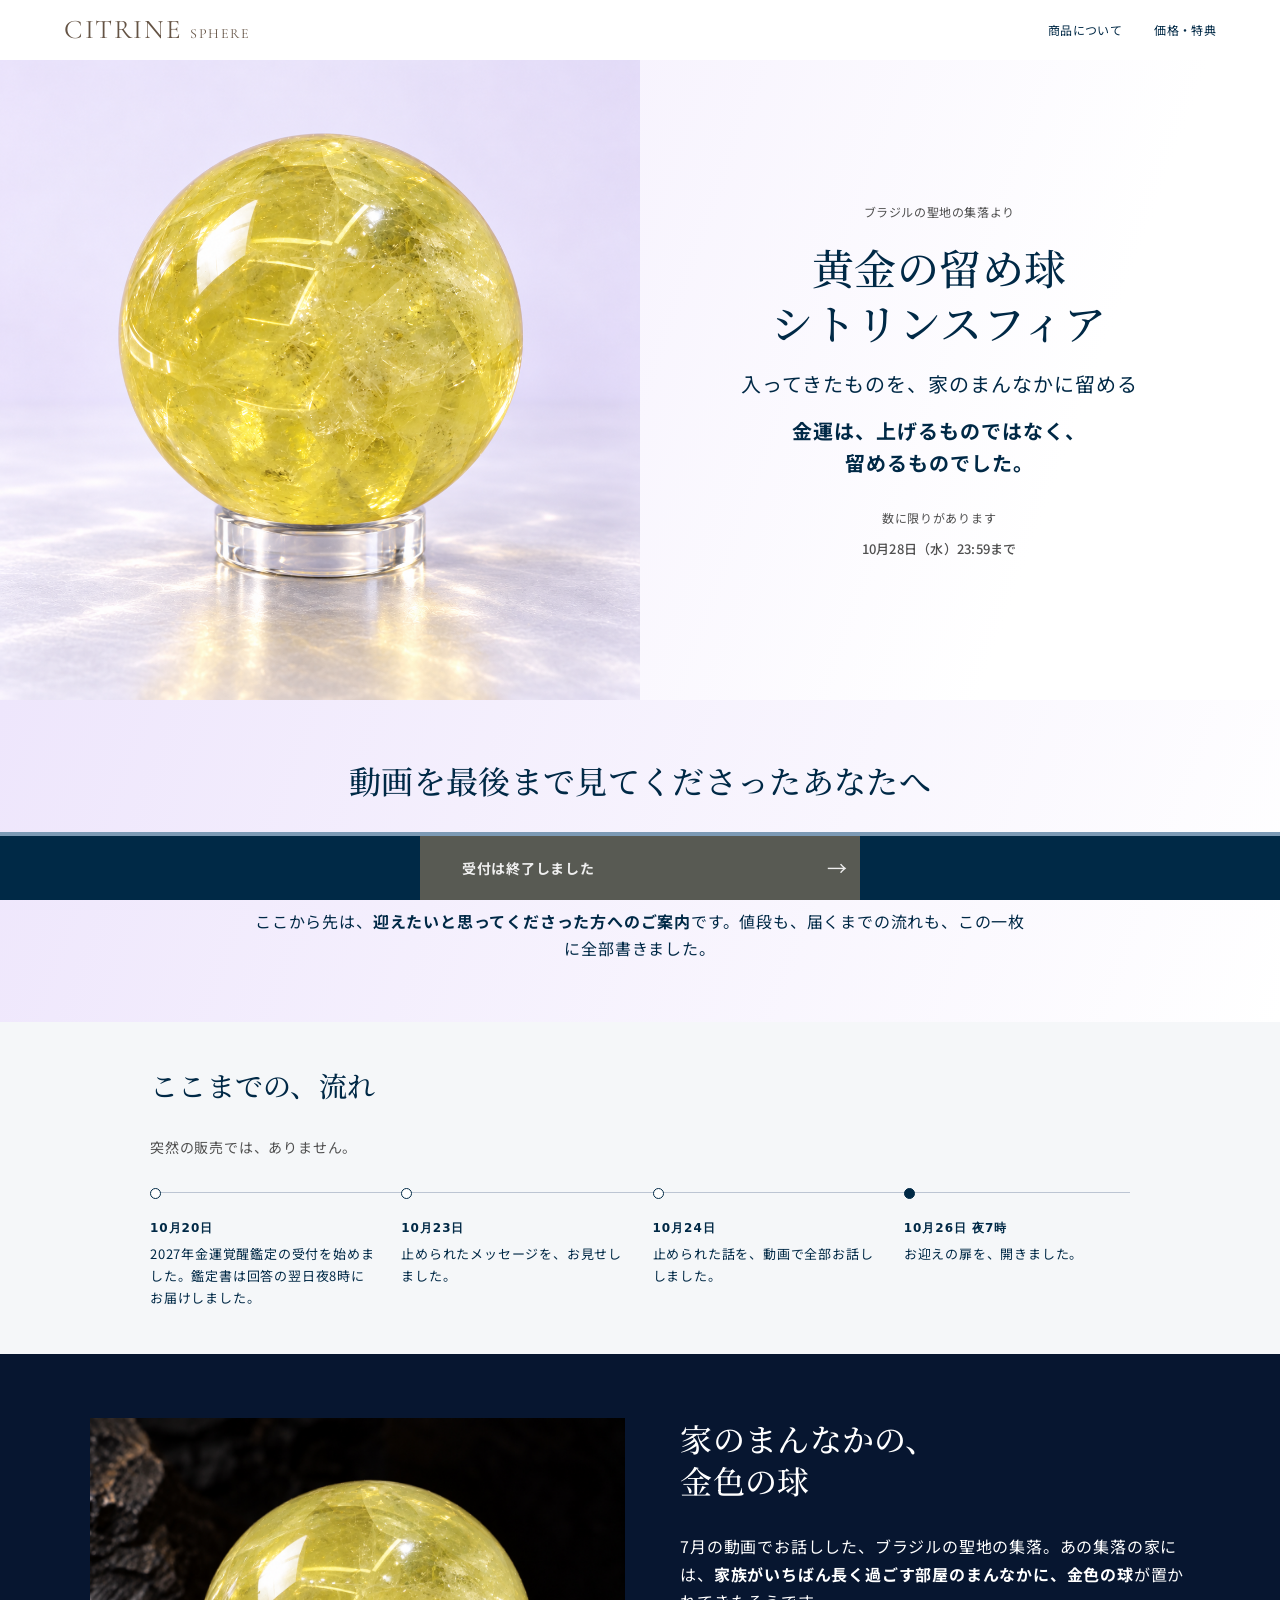
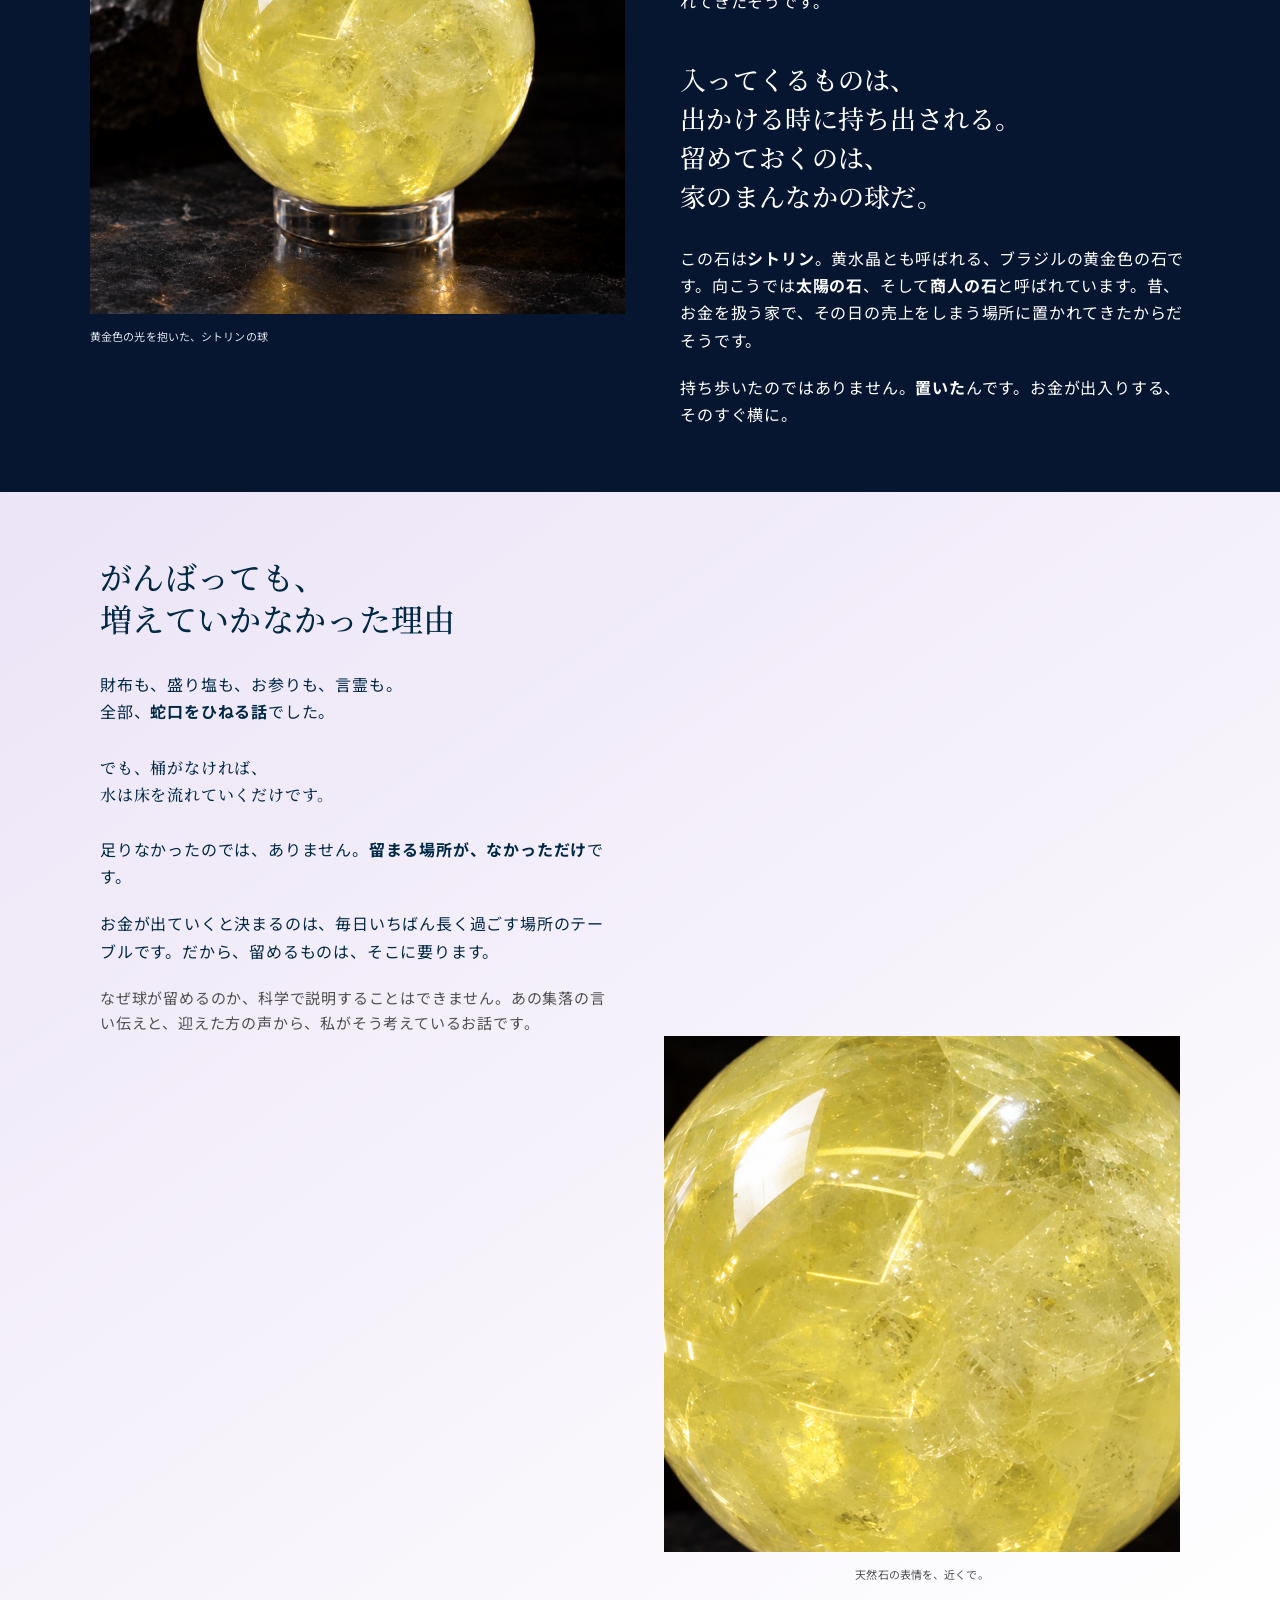
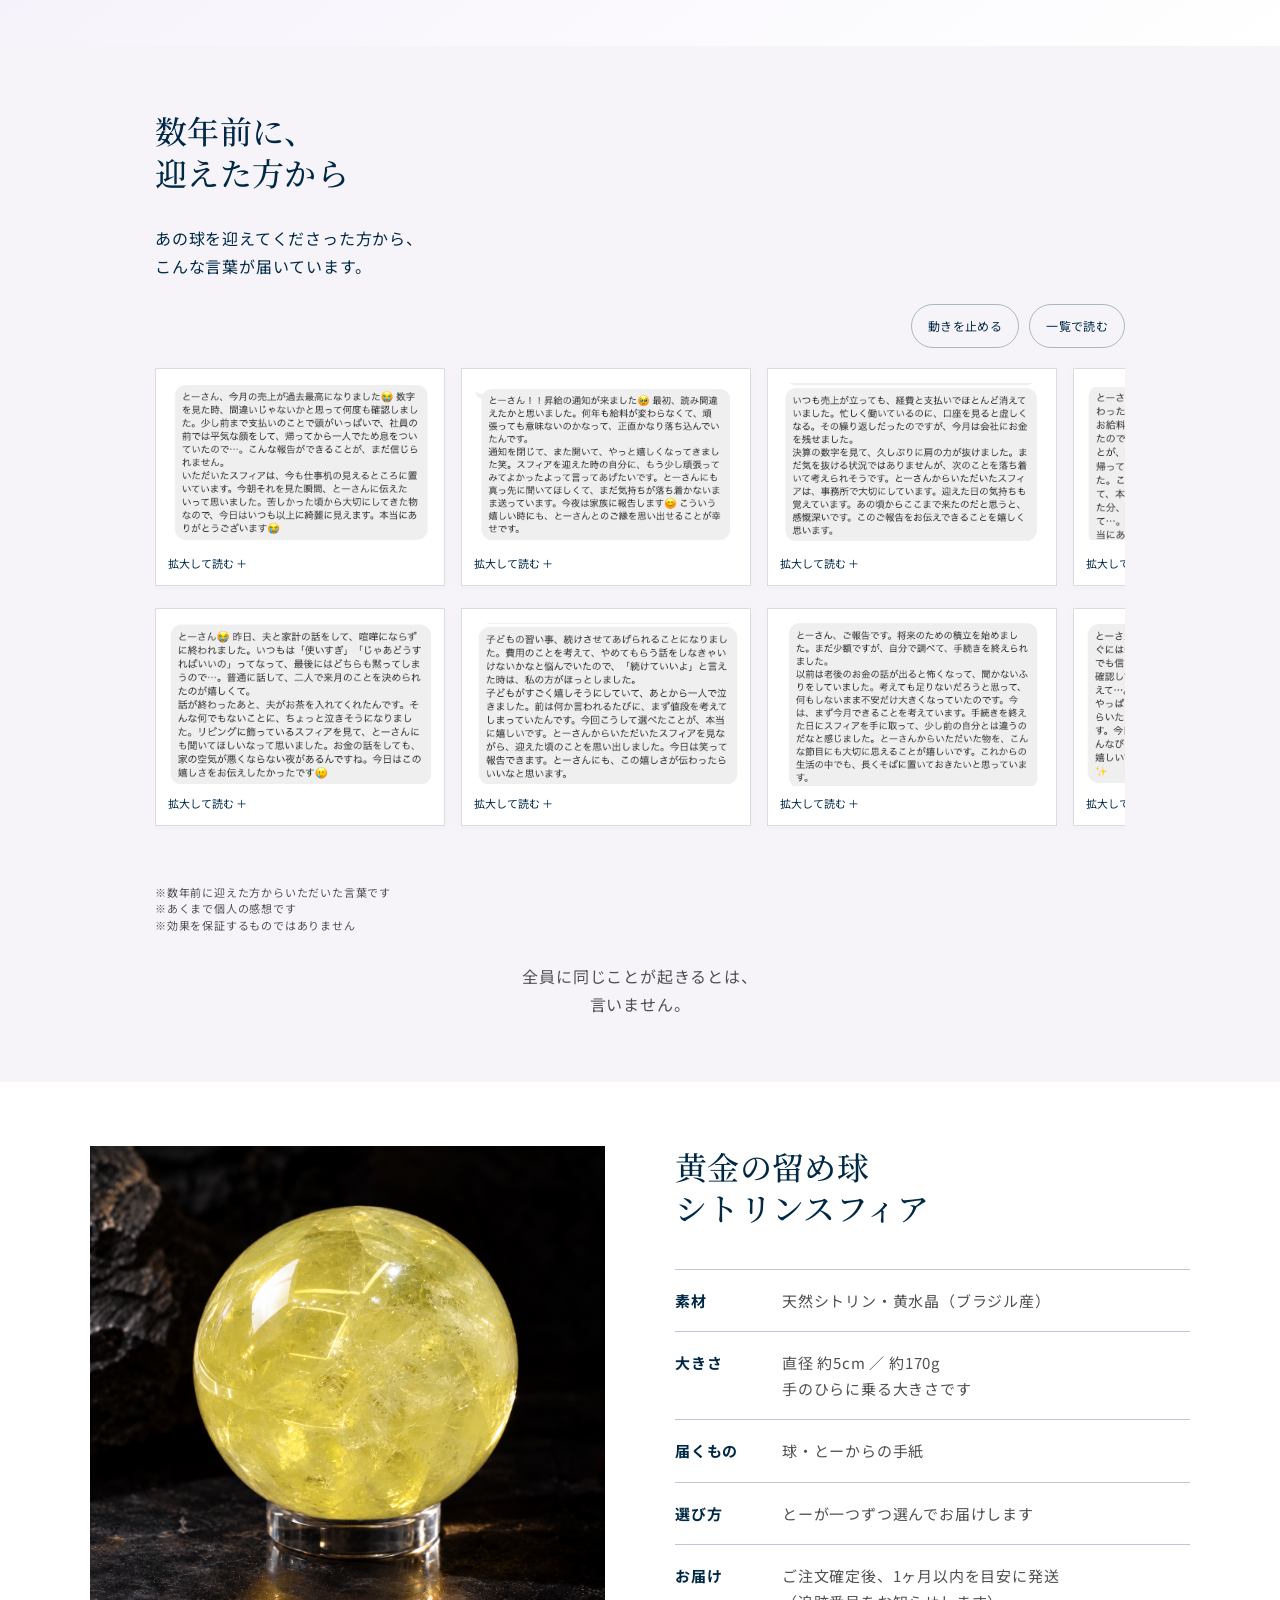
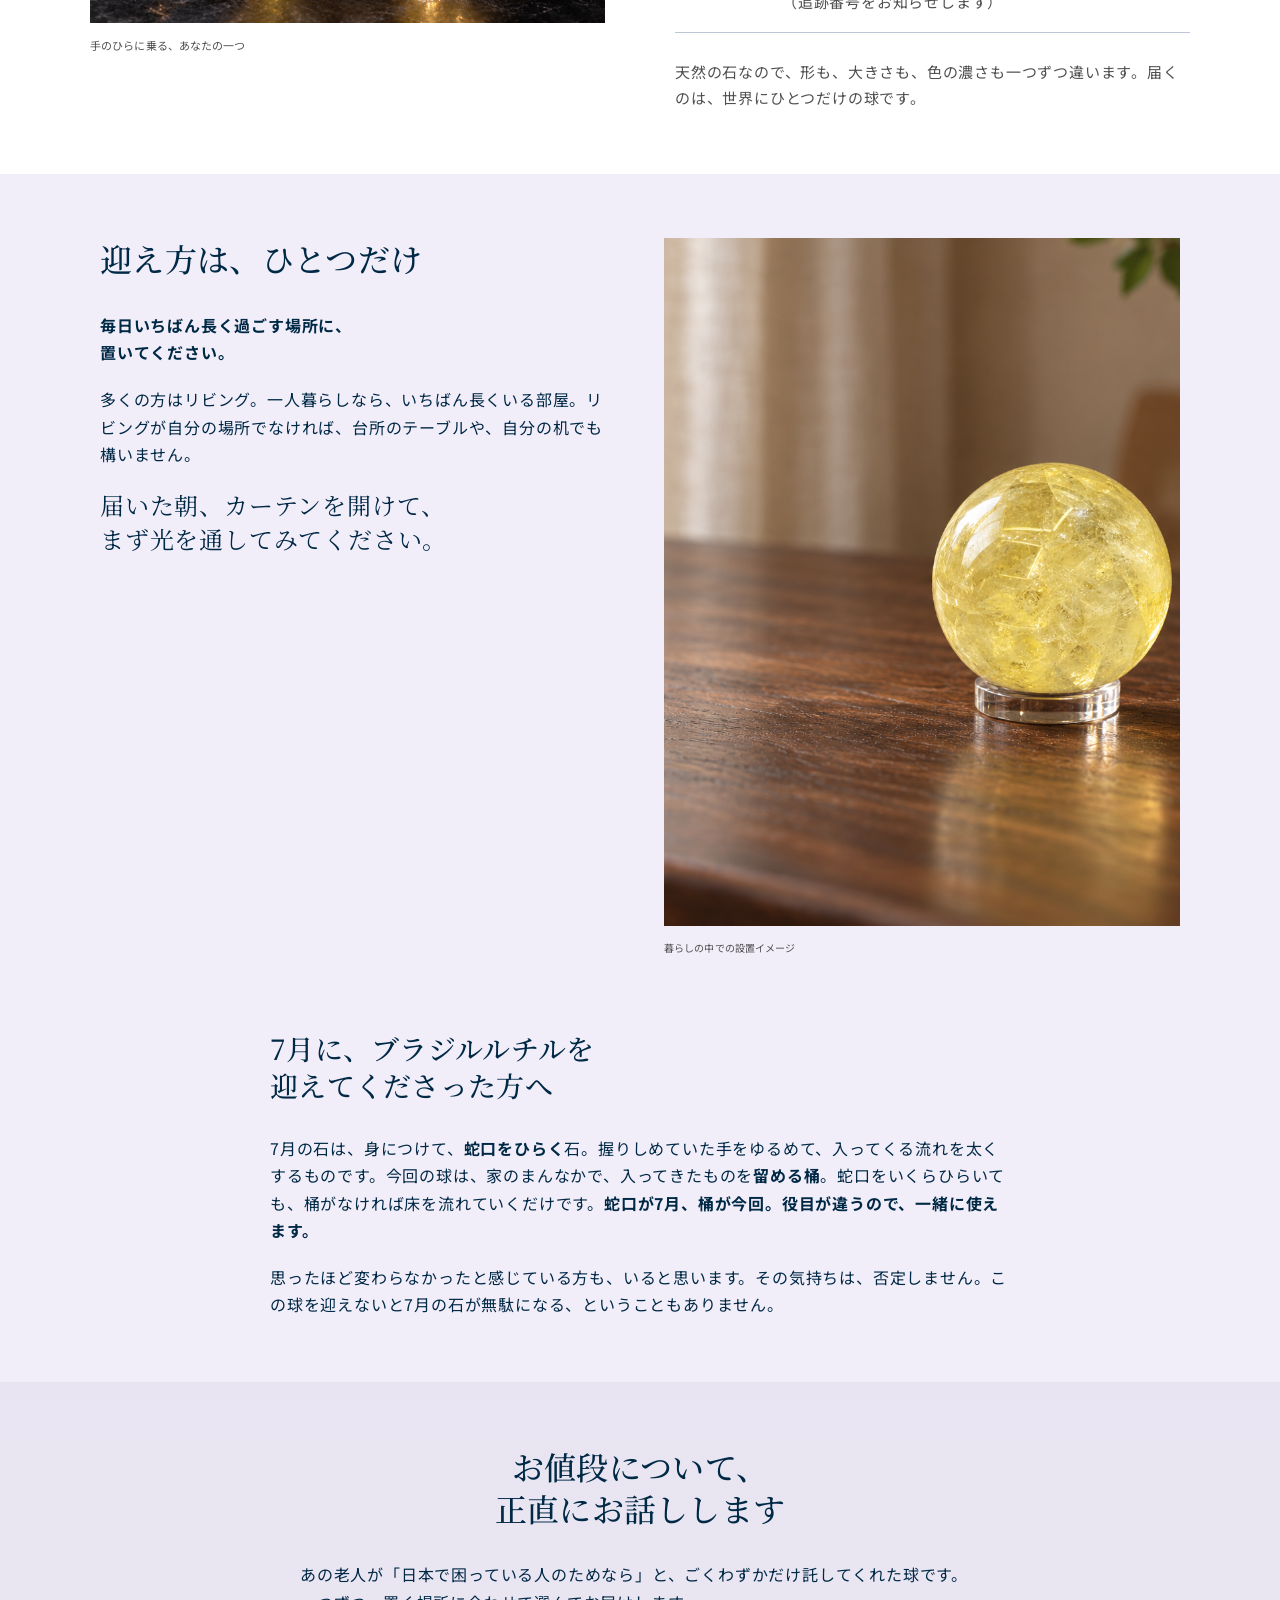
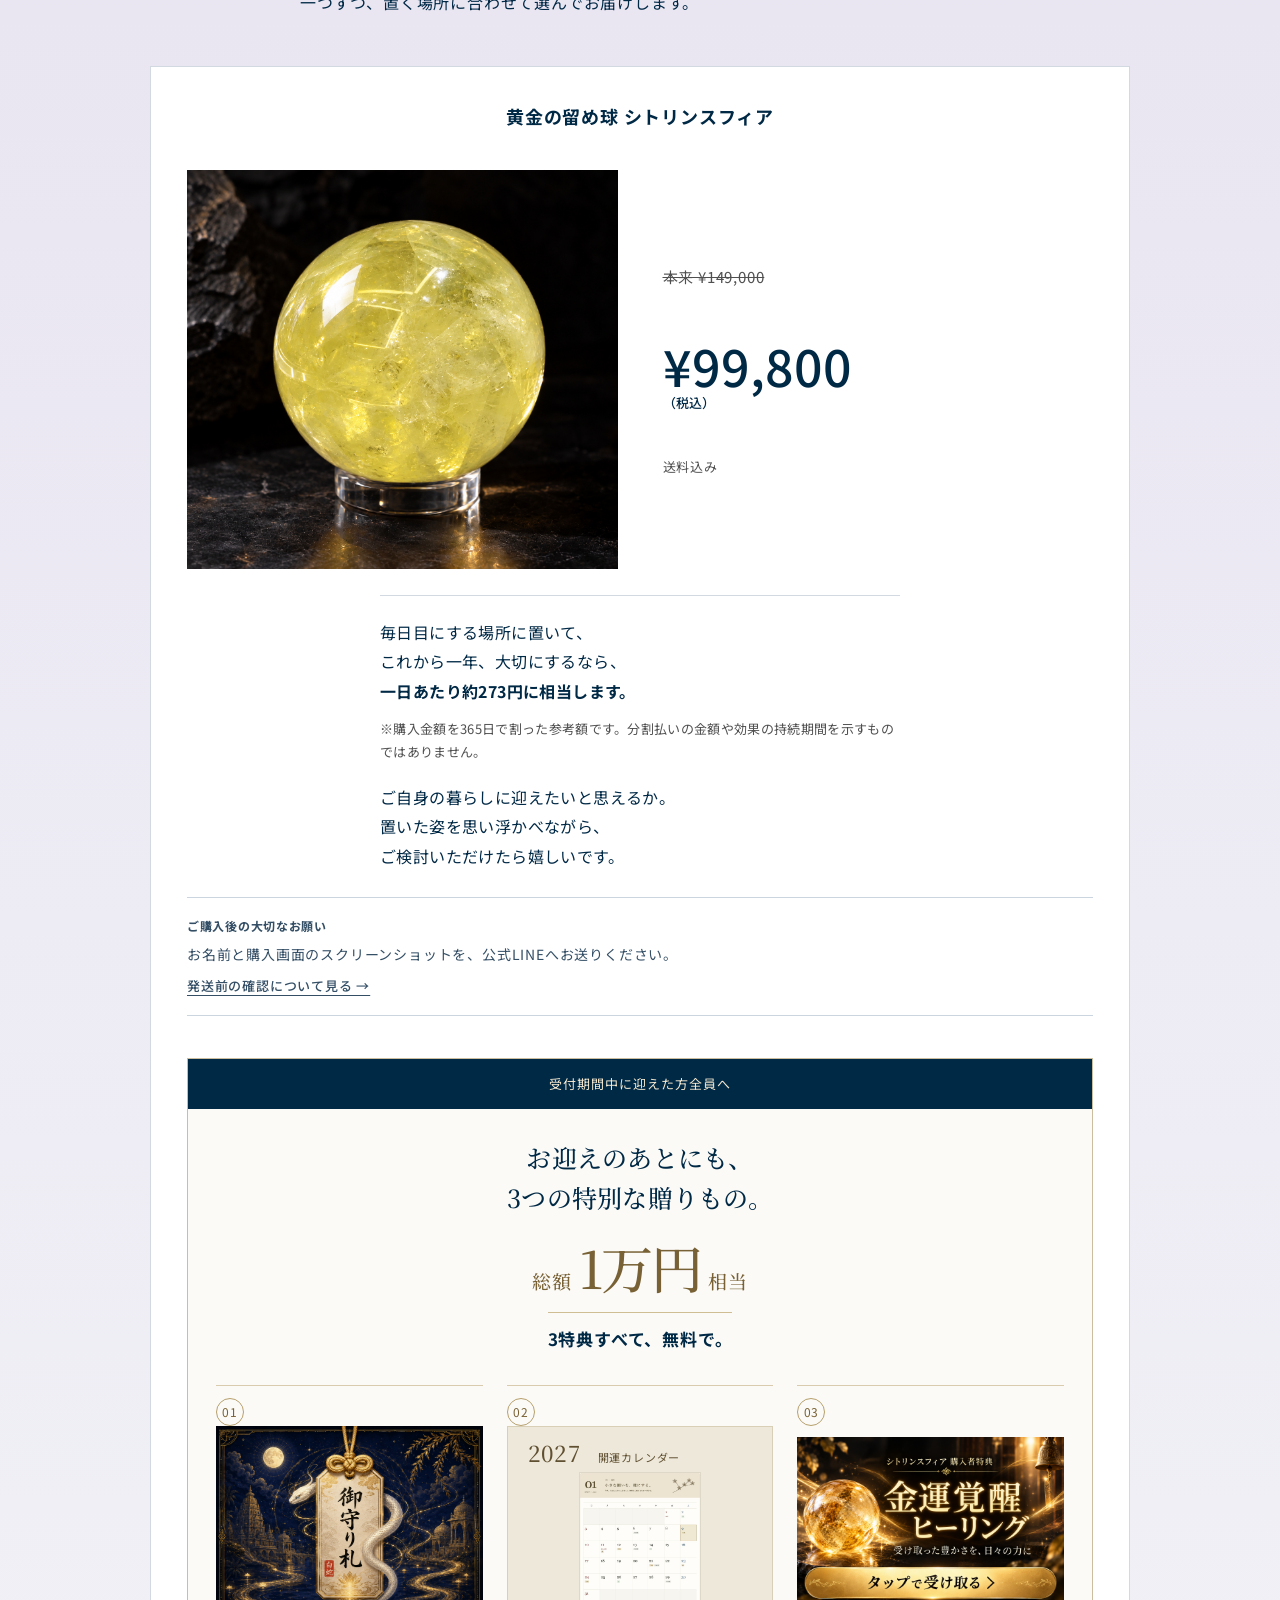
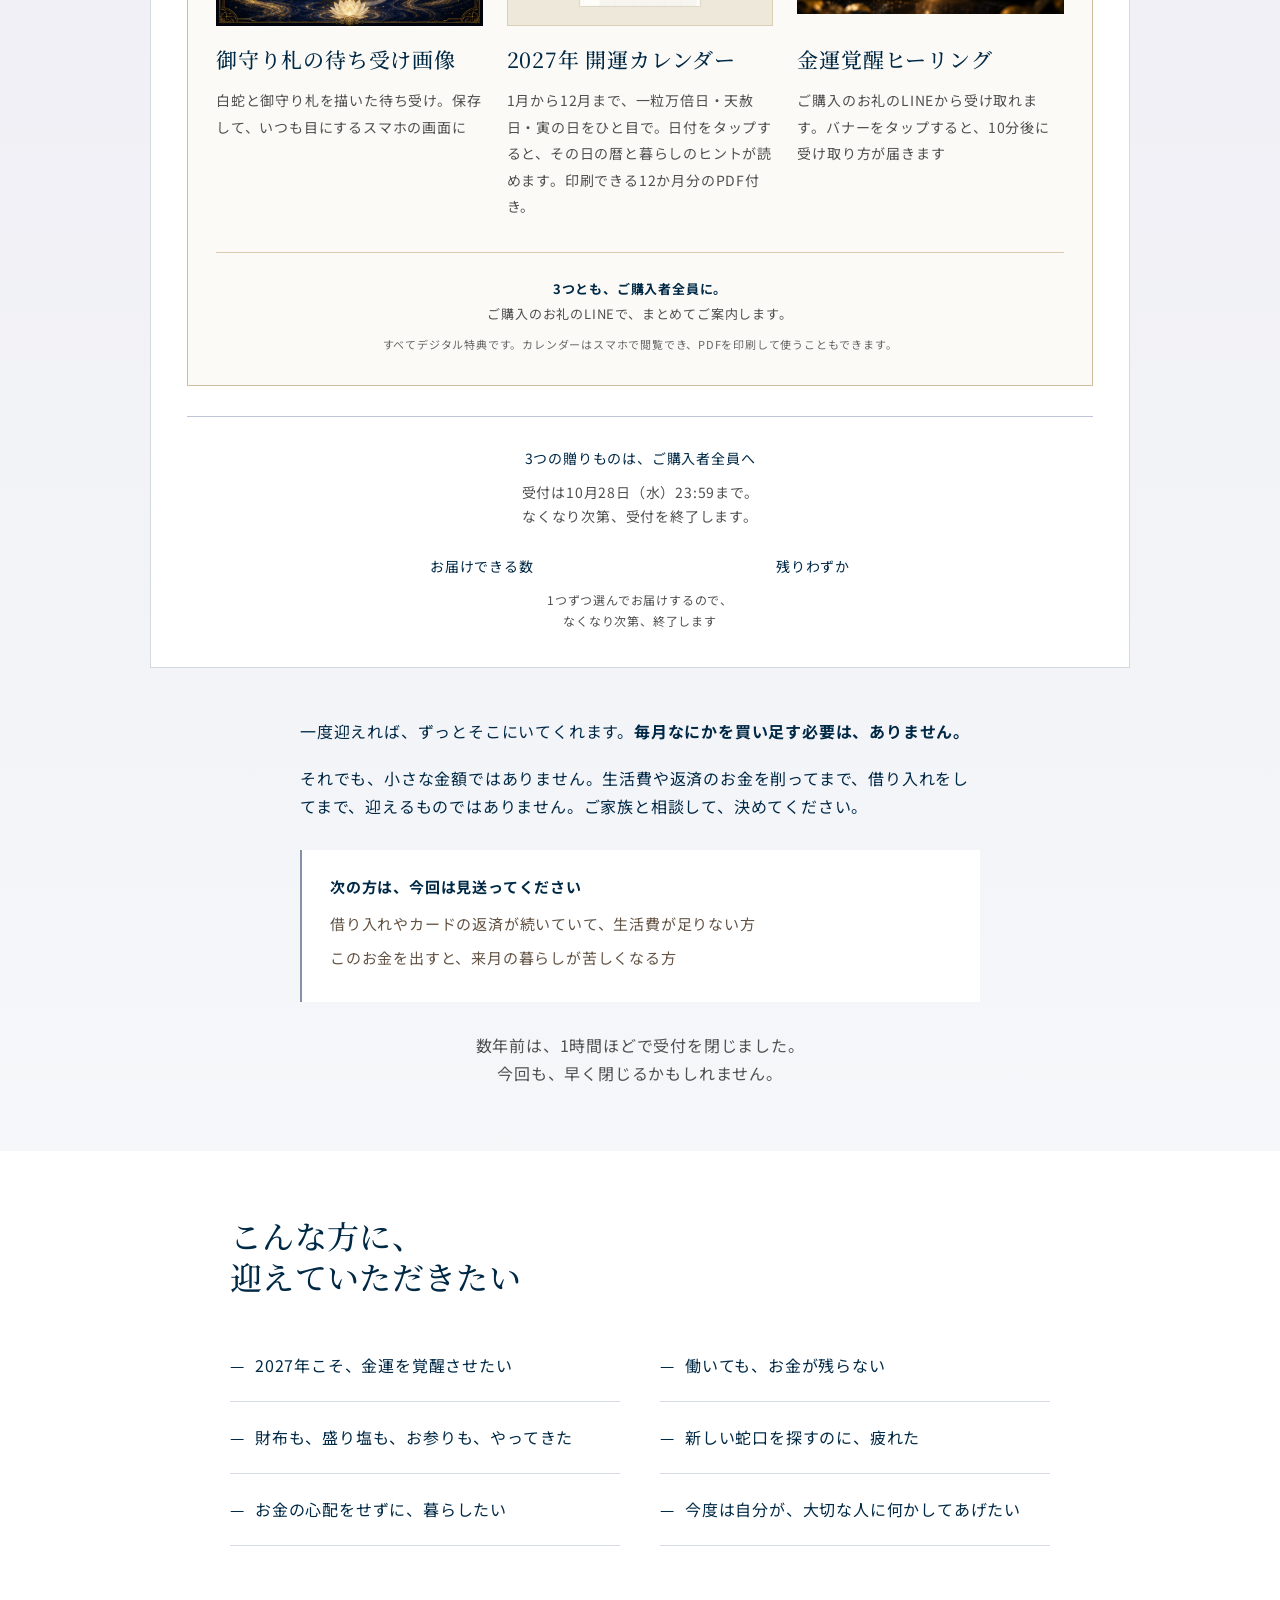
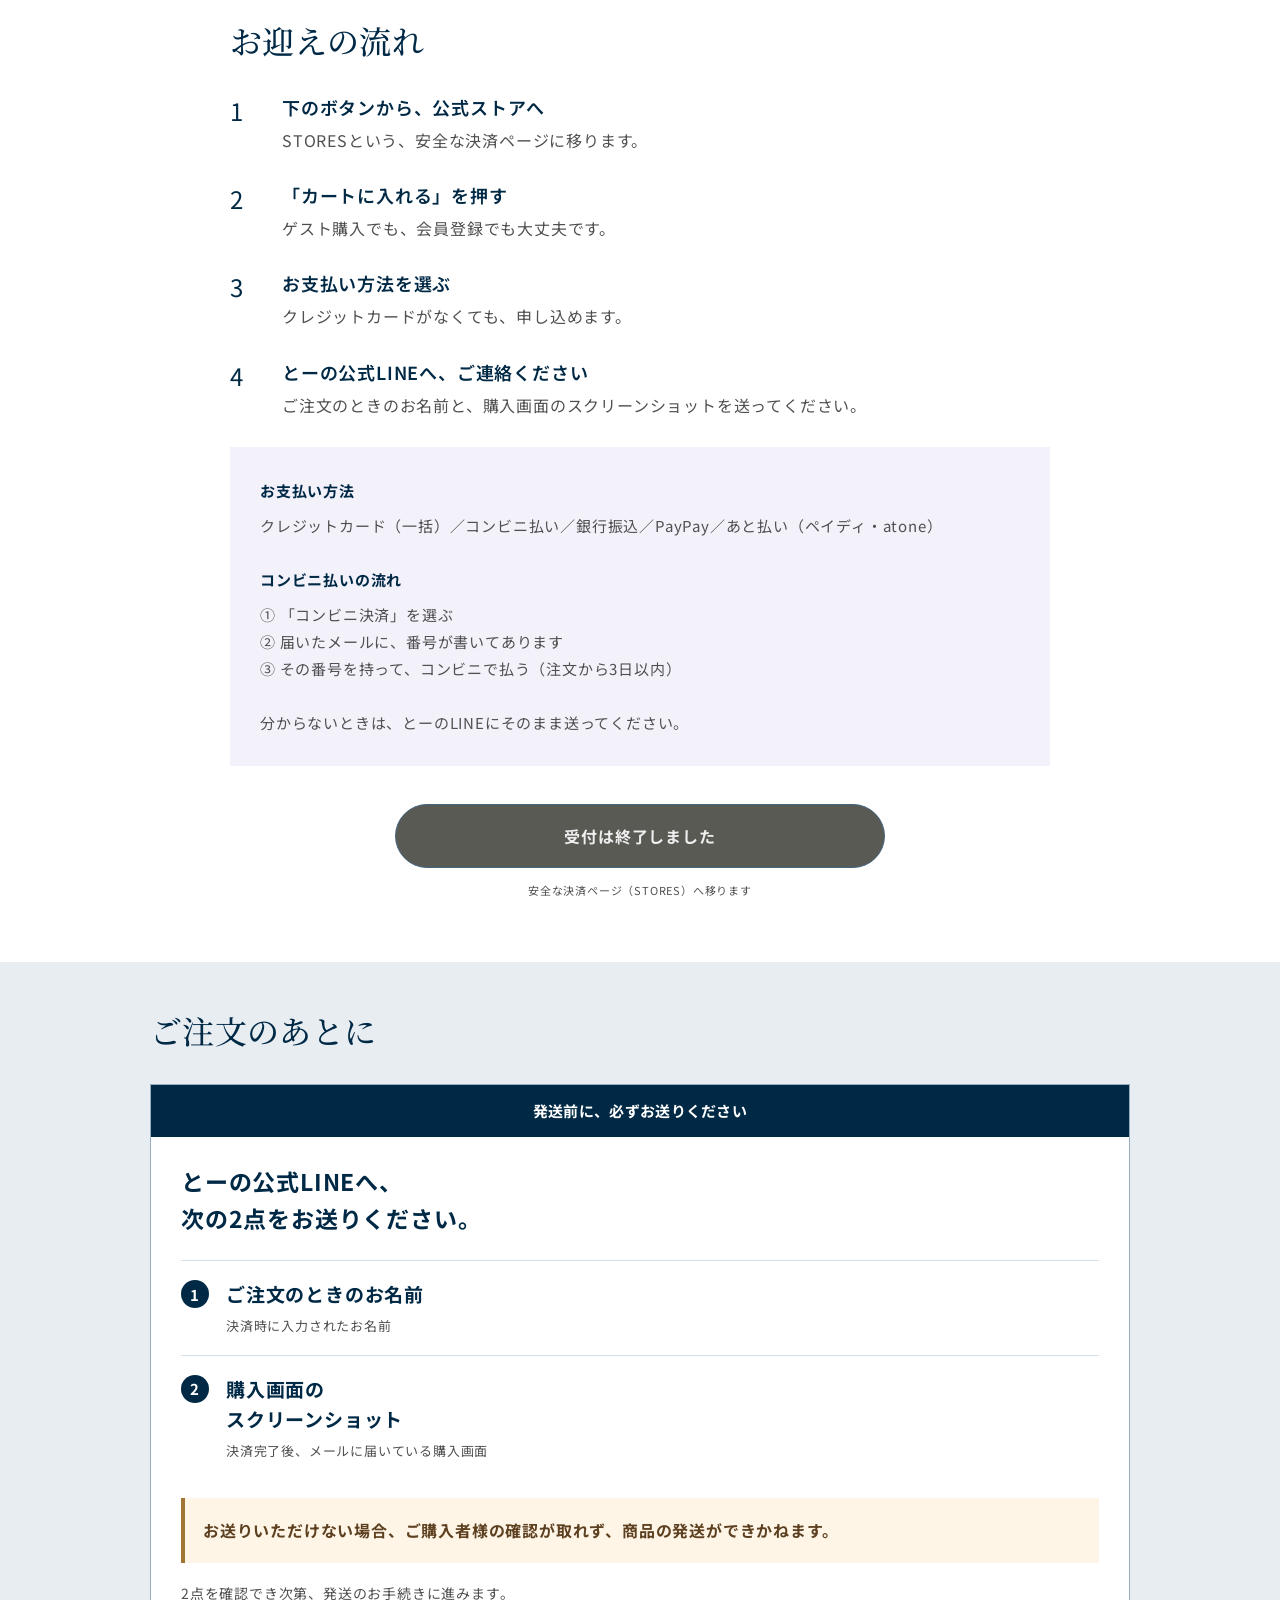
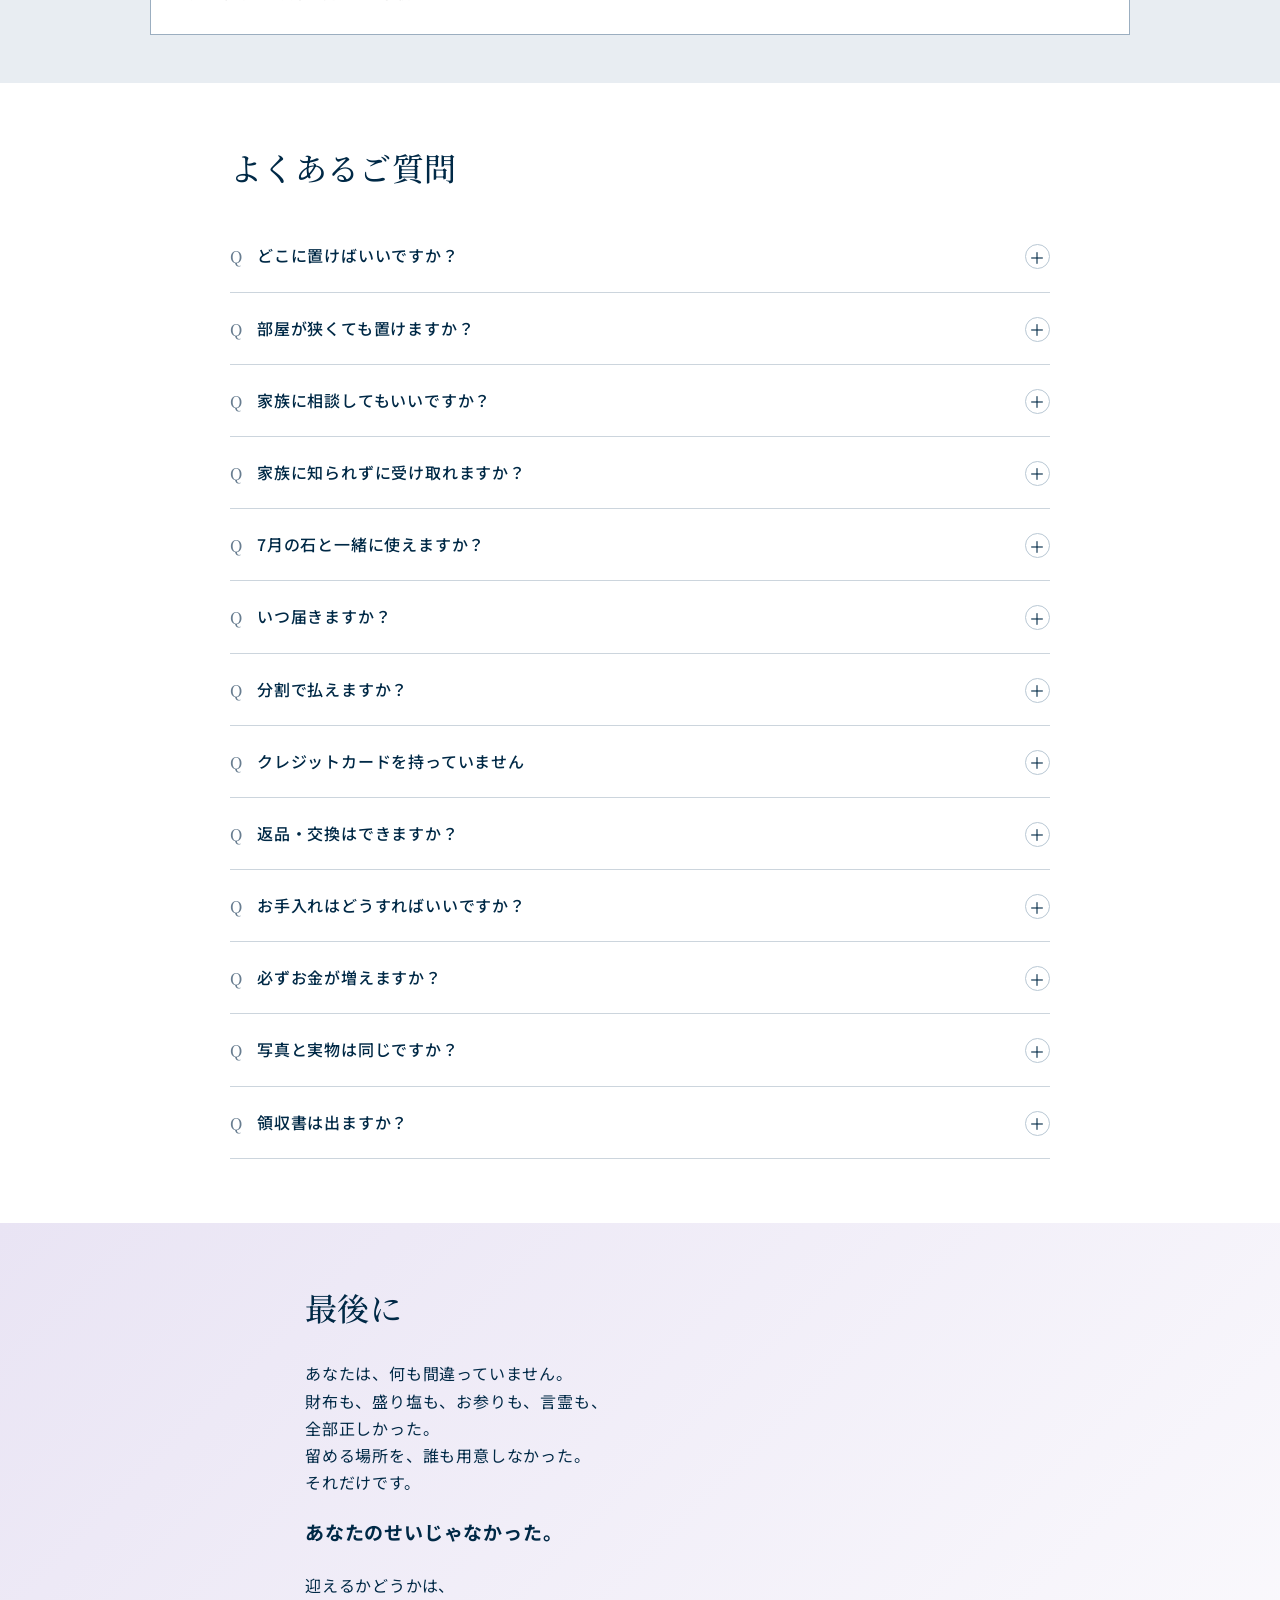
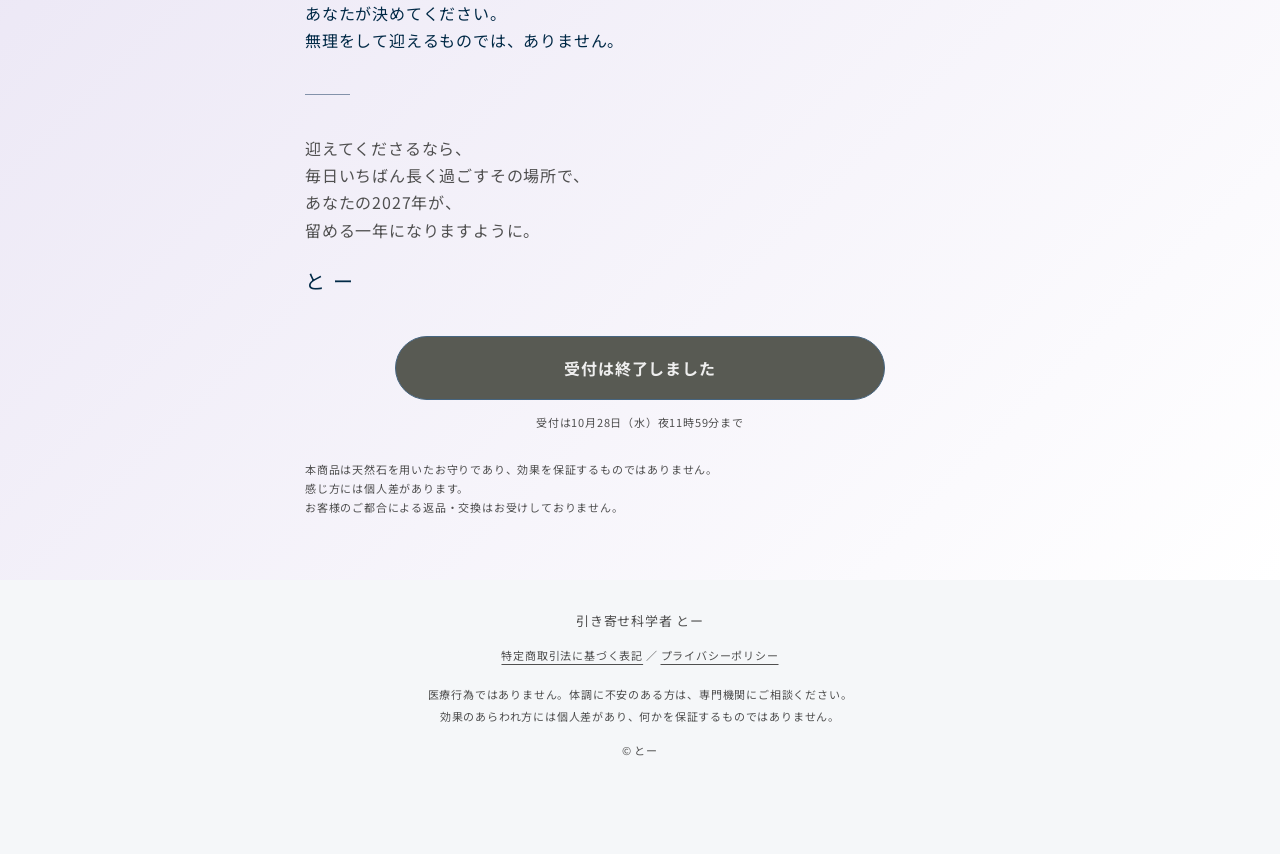
<file: index.html>
<!doctype html>
<html lang="ja">
<head>
<meta charset="utf-8">
<meta name="viewport" content="width=device-width, initial-scale=1">
<meta name="robots" content="noindex">
<title>黄金の留め球 シトリンスフィア｜とー</title>
<link rel="preconnect" href="https://fonts.googleapis.com">
<link href="https://fonts.googleapis.com/css2?family=Noto+Serif+JP:wght@400;500;600;700&family=Noto+Sans+JP:wght@400;500;700&family=Cormorant+Garamond:wght@400;500;600&display=swap" rel="stylesheet">
<link rel="stylesheet" href="assets/editorial.css">
<link rel="stylesheet" href="assets/beauty.css">
<link rel="stylesheet" href="assets/precision.css">
</head>
<body>

<nav class="brand-nav" aria-label="ページ内ナビゲーション"><a class="wordmark" href="#top">CITRINE <span>SPHERE</span></a><div><a href="#sphere">商品について</a><a href="#price">価格・特典</a></div></nav>
<!-- HERO -->
<header class="hero" id="top">
  <img class="hero-img" src="assets/sphere_pearl_20261018.png" width="1254" height="1254" alt="シトリンスフィアのイメージビジュアル" fetchpriority="high">
  <div class="hero-glow" aria-hidden="true"></div>
  <div class="hero-veil" aria-hidden="true"></div>
  <div class="hero-inner">
    <p class="campaign-label" aria-hidden="true">GOLDEN LIGHT, AT HOME.</p>
    <div class="hero-kicker">ブラジルの聖地の集落より</div>
    <h1 class="hero-title">黄金の留め球<br>シトリンスフィア</h1>
    <div class="hero-sub">入ってきたものを、家のまんなかに留める</div>
    <p class="hero-lead">金運は、上げるものではなく、<br>留めるものでした。</p>
    <div><span class="hero-limit">数に限りがあります</span></div>
    <p class="hero-date">10月28日（水）23:59まで</p>
  </div>
  <a class="scroll-cue" href="#welcome" aria-label="ご案内を読む">SCROLL <span>↓</span></a>

  <div class="skirt"></div>
</header>

<main>
<section id="welcome" class="sec-a">
  <div class="wrap">
    <p class="eyebrow lat rv">TO YOU</p>
    <h2 class="rv gg">動画を最後まで<br>見てくださった<br>あなたへ</h2>
    <div class="gline"></div>
    <p class="rv">とーです。<br>最後まで見てくださって、ありがとうございます。</p>
    <p class="rv">ここから先は、<strong>迎えたいと思ってくださった方へのご案内</strong>です。値段も、届くまでの流れも、この一枚に全部書きました。</p>

  </div>
</section>
<div class="band"></div>

<section id="journey" class="sec-b">
  <div class="wrap">
    <p class="eyebrow lat rv">THE JOURNEY</p>
    <h2 class="rv">ここまでの、流れ</h2>
    <div class="gline"></div>
    <p class="rv" style="text-align:center;color:var(--moon-dim)">突然の販売では、ありません。</p>
    <div class="tl rv">
      <div class="ti"><p class="d">10月20日</p><p>2027年金運覚醒鑑定の受付を始めました。鑑定書は回答の翌日夜8時にお届けしました。</p></div>
      <div class="ti"><p class="d">10月23日</p><p>止められたメッセージを、お見せしました。</p></div>
      <div class="ti"><p class="d">10月24日</p><p>止められた話を、動画で全部お話ししました。</p></div>
      <div class="ti now"><p class="d">10月26日 夜7時</p><p>お迎えの扉を、開きました。</p></div>
    </div>

  </div>
</section>
<section id="legend" class="sec-a">
  <div class="wrap">
    <p class="eyebrow lat rv">THE LEGEND</p>
    <h2 class="rv gg">家のまんなかの、<br>金色の球</h2>
    <div class="gline"></div>
    <p class="rv">7月の動画でお話しした、ブラジルの聖地の集落。あの集落の家には、<strong>家族がいちばん長く過ごす部屋のまんなかに、金色の球</strong>が置かれてきたそうです。</p>
    <blockquote class="rv">入ってくるものは、<br>出かける時に持ち出される。<br><em>留めておくのは、<br>家のまんなかの球だ。</em></blockquote>
    <div class="ph rv"><img src="assets/sphere_hero_20261018.png" alt="シトリン内部の天然の模様と黄金色の光" loading="lazy" width="1303" height="1207"><p class="cap">黄金色の光を抱いた、シトリンの球</p></div>
    <p class="rv">この石は<strong>シトリン</strong>。黄水晶とも呼ばれる、ブラジルの黄金色の石です。向こうでは<strong>太陽の石</strong>、そして<strong>商人の石</strong>と呼ばれています。昔、お金を扱う家で、その日の売上をしまう場所に置かれてきたからだそうです。</p>
    <p class="rv">持ち歩いたのではありません。<strong>置いた</strong>んです。お金が出入りする、そのすぐ横に。</p>

  </div>
</section>
<div class="band"></div>

<section id="why" class="sec-b">
  <div class="wrap">
    <p class="eyebrow lat rv">WHY</p>
    <h2 class="rv">がんばっても、<br>増えていかなかった理由</h2>
    <div class="gline"></div>
    <div class="why-copy">    <p class="rv">財布も、盛り塩も、お参りも、言霊も。<br>全部、<strong>蛇口をひねる話</strong>でした。</p>
    <p class="qpair rv">でも、桶がなければ、<br><em>水は床を流れていくだけ</em>です。</p>
    <p class="rv">足りなかったのでは、ありません。<strong>留まる場所が、なかっただけ</strong>です。</p>
    <p class="rv">お金が出ていくと決まるのは、毎日いちばん長く過ごす場所のテーブルです。だから、留めるものは、そこに要ります。</p>
    <p class="rv" style="color:var(--moon-dim);font-size:15px">なぜ球が留めるのか、科学で説明することはできません。あの集落の言い伝えと、迎えた方の声から、私がそう考えているお話です。</p></div>
    <figure class="detail-study"><div class="detail-crop"><img src="assets/sphere_hero_20261018.png" width="1303" height="1207" loading="lazy" alt="提供された商品写真で見るシトリン内部の模様"></div><figcaption>天然石の表情を、近くで。</figcaption></figure>

  </div>
</section>
<section id="voices" class="sec-a">
  <div class="wrap">
    <p class="eyebrow lat rv">VOICE</p>
    <h2 class="rv">数年前に、<br>迎えた方から</h2>
    <div class="gline"></div>
    <p class="rv">あの球を迎えてくださった方から、<br>こんな言葉が届いています。</p>
    <div class="voices rv">
      <button class="voice-open" type="button" aria-label="お客様の声 1 を拡大"><img src="assets/voice1.png" alt="お客様から届いたメッセージ 1" loading="lazy" width="724" height="446"><span>拡大して読む ＋</span></button>
      <button class="voice-open" type="button" aria-label="お客様の声 2 を拡大"><img src="assets/voice2.png" alt="お客様から届いたメッセージ 2" loading="lazy" width="736" height="446"><span>拡大して読む ＋</span></button>
      <button class="voice-open" type="button" aria-label="お客様の声 3 を拡大"><img src="assets/voice3.png" alt="お客様から届いたメッセージ 3" loading="lazy" width="728" height="446"><span>拡大して読む ＋</span></button>
      <button class="voice-open" type="button" aria-label="お客様の声 4 を拡大"><img src="assets/voice4.png" alt="お客様から届いたメッセージ 4" loading="lazy" width="694" height="404"><span>拡大して読む ＋</span></button>
      <button class="voice-open" type="button" aria-label="お客様の声 5 を拡大"><img src="assets/voice5.png" alt="お客様から届いたメッセージ 5" loading="lazy" width="712" height="398"><span>拡大して読む ＋</span></button>
      <button class="voice-open" type="button" aria-label="お客様の声 6 を拡大"><img src="assets/voice6.png" alt="お客様から届いたメッセージ 6" loading="lazy" width="702" height="426"><span>拡大して読む ＋</span></button>
      <button class="voice-open" type="button" aria-label="お客様の声 7 を拡大"><img src="assets/voice7.png" alt="お客様から届いたメッセージ 7" loading="lazy" width="708" height="432"><span>拡大して読む ＋</span></button>
      <button class="voice-open" type="button" aria-label="お客様の声 8 を拡大"><img src="assets/voice8.png" alt="お客様から届いたメッセージ 8" loading="lazy" width="720" height="460"><span>拡大して読む ＋</span></button>
      <button class="voice-open" type="button" aria-label="お客様の声 9 を拡大"><img src="assets/voice9.png" alt="お客様から届いたメッセージ 9" loading="lazy" width="706" height="424"><span>拡大して読む ＋</span></button>
    </div>
    <p class="vnote rv">※数年前に迎えた方からいただいた言葉です<br>※あくまで個人の感想です<br>※効果を保証するものではありません</p>
    <p class="rv" style="text-align:center;color:var(--moon-dim);margin-top:30px">全員に同じことが起きるとは、<br>言いません。</p>

  </div>
</section>
<div class="band"></div>

<section id="sphere" class="sec-b">
  <div class="wrap">
    <p class="eyebrow lat rv">THE SPHERE</p>
    <h2 class="rv gg">黄金の留め球<br>シトリンスフィア</h2>
    <div class="gline"></div>
    <div class="ph rv"><img src="assets/sphere_hero_20261018.png" alt="透明な台座に置いたシトリンの球" loading="lazy" width="1303" height="1207"><p class="cap">手のひらに乗る、あなたの一つ</p></div>
    <table class="spec rv">
      <tr><th>素材</th><td>天然シトリン・黄水晶（ブラジル産）</td></tr>
      <tr><th>大きさ</th><td>直径 約5cm ／ 約170g<br>手のひらに乗る大きさです</td></tr>
      <tr><th>届くもの</th><td>球・とーからの手紙</td></tr>
      <tr><th>選び方</th><td>とーが一つずつ選んでお届けします</td></tr>
      <tr><th>お届け</th><td>ご注文確定後、1ヶ月以内を目安に発送<br>（追跡番号をお知らせします）</td></tr>
    </table>
    <p class="rv" style="color:var(--moon-dim);font-size:15px">天然の石なので、形も、大きさも、色の濃さも一つずつ違います。届くのは、世界にひとつだけの球です。</p>

  </div>
</section>
<section id="place" class="sec-a">
  <div class="wrap">
    <p class="eyebrow lat rv">HOW TO PLACE</p>
    <h2 class="rv">迎え方は、ひとつだけ</h2>
    <div class="gline"></div>
    <p class="rv" style="text-align:center;font-size:18px"><strong>毎日いちばん長く過ごす場所に、<br>置いてください。</strong></p>
    <p class="rv">多くの方はリビング。一人暮らしなら、いちばん長くいる部屋。リビングが自分の場所でなければ、台所のテーブルや、自分の机でも構いません。</p>
    <p class="rv" style="text-align:center"><em>届いた朝、カーテンを開けて、<br>まず光を通してみてください。</em></p>
<figure class="living-photo"><img src="assets/sphere_living_20261018.png" width="1536" height="1024" loading="lazy" alt="木のテーブルにシトリンを置いた暮らしのイメージ"><figcaption>暮らしの中での設置イメージ</figcaption></figure>

  </div>
</section>
<div class="band"></div>

<section id="july" class="sec-b">
  <div class="wrap">
    <p class="eyebrow lat rv">FOR JULY</p>
    <h2 class="rv">7月に、ブラジルルチルを<br>迎えてくださった方へ</h2>
    <div class="gline"></div>
    <p class="rv">7月の石は、身につけて、<strong>蛇口をひらく</strong>石。握りしめていた手をゆるめて、入ってくる流れを太くするものです。今回の球は、家のまんなかで、入ってきたものを<strong>留める桶</strong>。蛇口をいくらひらいても、桶がなければ床を流れていくだけです。<strong>蛇口が7月、桶が今回。役目が違うので、一緒に使えます。</strong></p>
    <p class="rv">思ったほど変わらなかったと感じている方も、いると思います。その気持ちは、否定しません。この球を迎えないと7月の石が無駄になる、ということもありません。</p>

  </div>
</section>
<section id="price" class="sec-a">
  <div class="wrap">
    <p class="eyebrow lat rv">PRICE</p>
    <h2 class="rv">お値段について、<br>正直にお話しします</h2>
    <div class="gline"></div>
    <p class="rv">あの老人が「日本で困っている人のためなら」と、ごくわずかだけ託してくれた球です。一つずつ、置く場所に合わせて選んでお届けします。</p>
    <div class="pricecard rv"><span class="corner c1"></span><span class="corner c2"></span><span class="corner c3"></span><span class="corner c4"></span>
      <p class="tag">黄金の留め球 シトリンスフィア</p>
      <div class="pcimg"><img src="assets/sphere_hero_20261018.png" alt="黄金の留め球 シトリンスフィア" width="1303" height="1207"></div>
      <p class="was">本来 ¥149,000</p>
      <p class="now gg">¥99,800<small>（税込）</small></p>
      <p class="meta">送料込み</p>
      <div class="price-perspective">
        <p>毎日目にする場所に置いて、<br>これから一年、大切にするなら、<br><strong>一日あたり約273円に相当します。</strong></p>
        <p class="price-perspective-note">※購入金額を365日で割った参考額です。分割払いの金額や効果の持続期間を示すものではありません。</p>
        <p>ご自身の暮らしに迎えたいと思えるか。<br>置いた姿を思い浮かべながら、<br>ご検討いただけたら嬉しいです。</p>
      </div>
      <a class="order-reminder" href="#after"><span>ご購入後の大切なお願い</span>お名前と購入画面のスクリーンショットを、公式LINEへお送りください。<b>発送前の確認について見る →</b></a>

      <div class="gifts" id="gifts">
        <p class="gbadge">受付期間中に迎えた方全員へ</p>
        <p class="gift-intro">お迎えのあとにも、<br>3つの特別な贈りもの。</p><p class="gh">総額<span class="gy">1万円</span>相当<br><strong>3特典すべて、無料で。</strong></p>
        <ol class="glist">
          <li>
            <span class="gno">01</span><img class="gift-preview wallpaper" src="assets/gift_wallpaper_preview.png" alt="御守り札の待ち受け画像の実物" loading="lazy" width="1448" height="1086">
            <span class="gbody">
              <b>御守り札の待ち受け画像</b>
              <i>白蛇と御守り札を描いた待ち受け。保存して、いつも目にするスマホの画面に</i>
            </span>
          </li>
          <li id="gift-calendar">
            <span class="gno">02</span><div class="calendar-art"><span class="calendar-year">2027 <small>開運カレンダー</small></span><img class="gift-preview calendar-image" src="assets/calendar_preview_2027.png" alt="実際の2027年開運カレンダー・1月の画面" loading="lazy" width="852" height="950"></div>
            <span class="gbody">
              <b>2027年 開運カレンダー</b>
              <i>1月から12月まで、一粒万倍日・天赦日・寅の日をひと目で。日付をタップすると、その日の暦と暮らしのヒントが読めます。印刷できる12か月分のPDF付き。</i>
            </span>
          </li>
          <li>
            <span class="gno">03</span><img class="gift-preview" src="gifts/2027/assets/healing-banner.png" alt="金運覚醒ヒーリングの案内バナー" loading="lazy" width="1536" height="1024">
            <span class="gbody">
              <b>金運覚醒ヒーリング</b>
              <i>ご購入のお礼のLINEから受け取れます。バナーをタップすると、10分後に受け取り方が届きます</i>
            </span>
          </li>
        </ol>
        <p class="gfoot"><b>3つとも、ご購入者全員に。</b><br>ご購入のお礼のLINEで、まとめてご案内します。<br><span>すべてデジタル特典です。カレンダーはスマホで閲覧でき、PDFを印刷して使うこともできます。</span></p>
      </div>

      <div class="cdbox">
        <p class="cdlabel">3つの贈りものは、ご購入者全員へ</p>
        <p class="cdnote">受付は10月28日（水）23:59まで。<br>なくなり次第、受付を終了します。</p>
        <div class="stock">
          <div class="srow"><span class="sl">お届けできる数</span><span class="sr">残りわずか</span></div>
          <div class="sbar"><i></i></div>
          <p class="snote">1つずつ選んでお届けするので、<br>なくなり次第、終了します</p>
        </div>
      </div>
    </div>
    <p class="rv" style="margin-top:34px">一度迎えれば、ずっとそこにいてくれます。<strong>毎月なにかを買い足す必要は、ありません。</strong></p>
    <p class="rv">それでも、小さな金額ではありません。生活費や返済のお金を削ってまで、借り入れをしてまで、迎えるものではありません。ご家族と相談して、決めてください。</p>
    <div class="notfor rv">
      <b>次の方は、今回は見送ってください</b>
      <ul>
        <li>借り入れやカードの返済が続いていて、生活費が足りない方</li>
        <li>このお金を出すと、来月の暮らしが苦しくなる方</li>
      </ul>
    </div>
    <p class="rv" style="text-align:center;color:var(--moon-dim)">数年前は、1時間ほどで受付を閉じました。<br>今回も、早く閉じるかもしれません。</p>

  </div>
</section>
<div class="band"></div>

<section id="for-you" class="sec-b">
  <div class="wrap">
    <p class="eyebrow lat rv">FOR YOU</p>
    <h2 class="rv">こんな方に、<br>迎えていただきたい</h2>
    <div class="gline"></div>
    <ul class="you rv">
      <li>2027年こそ、金運を覚醒させたい</li>
      <li>働いても、お金が残らない</li>
      <li>財布も、盛り塩も、お参りも、やってきた</li>
      <li>新しい蛇口を探すのに、疲れた</li>
      <li>お金の心配をせずに、暮らしたい</li>
      <li>今度は自分が、大切な人に何かしてあげたい</li>
    </ul>

  </div>
</section>
<section id="receive" class="sec-a">
  <div class="wrap">
    <p class="eyebrow lat rv">HOW TO RECEIVE</p>
    <h2 class="rv">お迎えの流れ</h2>
    <div class="gline"></div>
    <div class="step rv"><div class="n">1</div><div><h3>下のボタンから、公式ストアへ</h3><p>STORESという、安全な決済ページに移ります。</p></div></div>
    <div class="step rv"><div class="n">2</div><div><h3>「カートに入れる」を押す</h3><p>ゲスト購入でも、会員登録でも大丈夫です。</p></div></div>
    <div class="step rv"><div class="n">3</div><div><h3>お支払い方法を選ぶ</h3><p>クレジットカードがなくても、申し込めます。</p></div></div>
    <div class="step rv"><div class="n">4</div><div><h3>とーの公式LINEへ、ご連絡ください</h3><p>ご注文のときのお名前と、購入画面のスクリーンショットを送ってください。</p></div></div>
    <div class="pay rv"><b>お支払い方法</b>クレジットカード（一括）／コンビニ払い／銀行振込／PayPay／あと払い（ペイディ・atone）<br><br><b>コンビニ払いの流れ</b>① 「コンビニ決済」を選ぶ<br>② 届いたメールに、番号が書いてあります<br>③ その番号を持って、コンビニで払う（注文から3日以内）<br><br>分からないときは、とーのLINEにそのまま送ってください。</div>
    <a class="cta js-cta rv" href="#">球を、お迎えする</a>
    <p class="ctasub rv">安全な決済ページ（STORES）へ移ります</p>

  </div>
</section>
<div class="band"></div>

<section id="after" class="sec-b">
  <div class="wrap">
    <p class="eyebrow lat rv">AFTER ORDER</p>
    <h2 class="rv">ご注文のあとに</h2>
    <div class="gline"></div>
    <div class="after-box rv">
      <p class="order-required">発送前に、必ずお送りください</p>
      <h3>とーの公式LINEへ、<br>次の2点をお送りください。</h3>
      <ol><li><strong>ご注文のときのお名前</strong><span>決済時に入力されたお名前</span></li><li><strong>購入画面の<br>スクリーンショット</strong><span>決済完了後、メールに届いている購入画面</span></li></ol>
      <p class="order-warning"><strong>お送りいただけない場合、ご購入者様の確認が取れず、商品の発送ができかねます。</strong></p>
      <p class="order-followup">2点を確認でき次第、発送のお手続きに進みます。</p>
    </div>

  </div>
</section>
<section id="faq" class="sec-a">
  <div class="wrap">
    <p class="eyebrow lat rv">Q &amp; A</p>
    <h2 class="rv">よくあるご質問</h2>
    <div class="gline"></div>
    <div class="rv">
    <details><summary>どこに置けばいいですか？</summary><div class="a"><p>毎日いちばん長く過ごす場所です。ご注文のあとに教えていただければ、合う一つを選びます。</p></div></details>
    <details><summary>部屋が狭くても置けますか？</summary><div class="a"><p>小さなテーブルの上にも置けます。転がらないよう台座にのせ、安定した場所を選んでください。</p></div></details>
    <details><summary>家族に相談してもいいですか？</summary><div class="a"><p>ぜひ、相談してから決めてください。受付は<b>10月28日（水）夜11時59分</b>までです。</p></div></details>
    <details><summary>家族に知られずに受け取れますか？</summary><div class="a"><p>送り状の品名は「雑貨」でお送りします。</p></div></details>
    <details><summary>7月の石と一緒に使えますか？</summary><div class="a"><p>使えます。役目が違います。</p></div></details>
    <details><summary>いつ届きますか？</summary><div class="a"><p>ご注文確定後、1ヶ月以内を目安に発送します。発送したら、追跡番号をお知らせします。</p></div></details>
    <details><summary>分割で払えますか？</summary><div class="a"><p>分割払いはありません。カード会社で分割やリボに変えられる場合もありますが、手数料がかかります。<b>生活に響くなら、今回は見送ってください。</b></p></div></details>
    <details><summary>クレジットカードを持っていません</summary><div class="a"><p>コンビニ払い・銀行振込・PayPay・あと払い（ペイディ・atone）で申し込めます。</p></div></details>
    <details><summary>返品・交換はできますか？</summary><div class="a"><p>置く場所に合わせて一つずつ選ぶため、お客様のご都合による返品・交換はできません。迷いがあるうちは、無理に迎えないでください。</p><p>届いたときの破損は、到着後7日以内にLINEでご連絡ください。責任を持って対応します。</p></div></details>
    <details><summary>お手入れはどうすればいいですか？</summary><div class="a"><p>やわらかい布で、ときどき拭いてください。落とすと欠けることがあるので、台座に置いてお使いください。</p></div></details>
    <details><summary>必ずお金が増えますか？</summary><div class="a"><p>正直にお答えします。<b>何かを保証するものではありません。</b>ブラジルの集落で家のまんなかに置かれてきた天然のシトリン（黄水晶）を、あの集落の言い伝えとともにお届けするお守りです。感じ方には個人差があります。</p></div></details>
    <details><summary>写真と実物は同じですか？</summary><div class="a"><p>天然の石なので、一つずつ違います。写真はイメージです。</p></div></details>
    <details><summary>領収書は出ますか？</summary><div class="a"><p>発行していません。STORESの注文確認メールを、控えとしてお使いください。</p></div></details>
    </div>

  </div>
</section>
<div class="band"></div>

<section id="closing" class="sec-b last">
  <div class="wrap">
    <p class="eyebrow lat rv">FROM TO-</p>
    <h2 class="rv gg">最後に</h2>
    <div class="gline"></div>
    <p class="rv">あなたは、何も間違っていません。<br>財布も、盛り塩も、お参りも、言霊も、<br>全部正しかった。<br>留める場所を、誰も用意しなかった。<br>それだけです。</p>
    <p class="rv" style="font-size:19px"><strong>あなたのせいじゃなかった。</strong></p>
    <p class="rv">迎えるかどうかは、<br>あなたが決めてください。<br>無理をして迎えるものでは、ありません。</p>
    <div class="orn rv"><i></i></div>
    <p class="rv" style="color:var(--moon-dim)">迎えてくださるなら、<br>毎日いちばん長く過ごすその場所で、<br>あなたの2027年が、<br>留める一年になりますように。</p>
    <p class="rv" style="letter-spacing:.4em;color:var(--gold-hi);font-size:20px">とー</p>
    <a class="cta js-cta rv" href="#">球を、お迎えする</a>
    <p class="ctasub rv">受付は10月28日（水）夜11時59分まで</p>
    <p class="legal rv">本商品は天然石を用いたお守りであり、効果を保証するものではありません。<br>感じ方には個人差があります。<br>お客様のご都合による返品・交換はお受けしておりません。</p>
  </div>
</section>

</main>
<footer>
  <div class="wrap">
    <p style="font-size:13px;color:var(--moon-dim);margin-bottom:14px">引き寄せ科学者 とー</p>
    <a href="https://pmsdqb4c2p0emj0yagvc.stores.jp/tokushoho">特定商取引法に基づく表記</a> ／
    <a href="https://pmsdqb4c2p0emj0yagvc.stores.jp/privacy_policy">プライバシーポリシー</a>
    <p style="margin-top:18px;line-height:2">医療行為ではありません。体調に不安のある方は、専門機関にご相談ください。<br>効果のあらわれ方には個人差があり、何かを保証するものではありません。</p>
    <p style="margin-top:10px">© とー</p>
  </div>
</footer>

<div class="bar">
  <a class="js-cta" href="#">¥99,800で迎える<span class="s">（税込・送料込み）</span></a>
</div>

<dialog id="voice-dialog" aria-label="お客様の声を拡大表示"><div class="dialog-toolbar"><span>左右に動かして読めます</span><button type="button" class="dialog-close" aria-label="閉じる">閉じる ×</button></div><div class="voice-scroll" tabindex="0" aria-label="拡大したメッセージ。左右にスクロールできます"><img alt="拡大したお客様のメッセージ"></div></dialog>
<script>
// STORESの商品URLを入れる
const STORE_URL = "https://pmsdqb4c2p0emj0yagvc.stores.jp/items/6ac9c3635633c5f59ec26d10";
const OPEN  = new Date("2026-10-26T19:00:00+09:00");
const CLOSE = new Date("2026-10-28T23:59:59+09:00");
function setCta(){
  const now = new Date();
  document.querySelectorAll(".js-cta").forEach(a=>{
    const isBar = a.closest(".bar");
    // 2026-10-10 ユーザー決定: 配信は10/26に出すので、LPは常に購入できる状態にする
    if(false){
      a.classList.add("off"); a.removeAttribute("href");
      a.textContent = "10/26（月）夜7時から受付";
    }else if(now > CLOSE){
      a.classList.add("off"); a.removeAttribute("href");
      a.textContent = "受付は終了しました";
    }else{
      a.classList.remove("off"); a.href = STORE_URL;
    }
  });
}
setCta(); setInterval(setCta, 30000);
/* Reveal animations are intentionally disabled for immediate readability. */
const io = new IntersectionObserver(es=>{es.forEach(e=>{if(e.isIntersecting){e.target.classList.add('on');io.unobserve(e.target)}})},{threshold:.12});
document.querySelectorAll('.rv,.tl').forEach(el=>io.observe(el));

const voiceDialog = document.getElementById('voice-dialog');
document.querySelectorAll('.voice-open').forEach(button => button.addEventListener('click', () => {
  const source = button.querySelector('img');
  voiceDialog.querySelector('img').src = source.src;
  voiceDialog.querySelector('img').alt = source.alt;
  voiceDialog.showModal();
}));
voiceDialog.querySelector('.dialog-close').addEventListener('click', () => voiceDialog.close());
voiceDialog.addEventListener('click', event => { if(event.target === voiceDialog) voiceDialog.close(); });
</script>
<script src="assets/motion.js"></script>
</body>
</html>
</file>
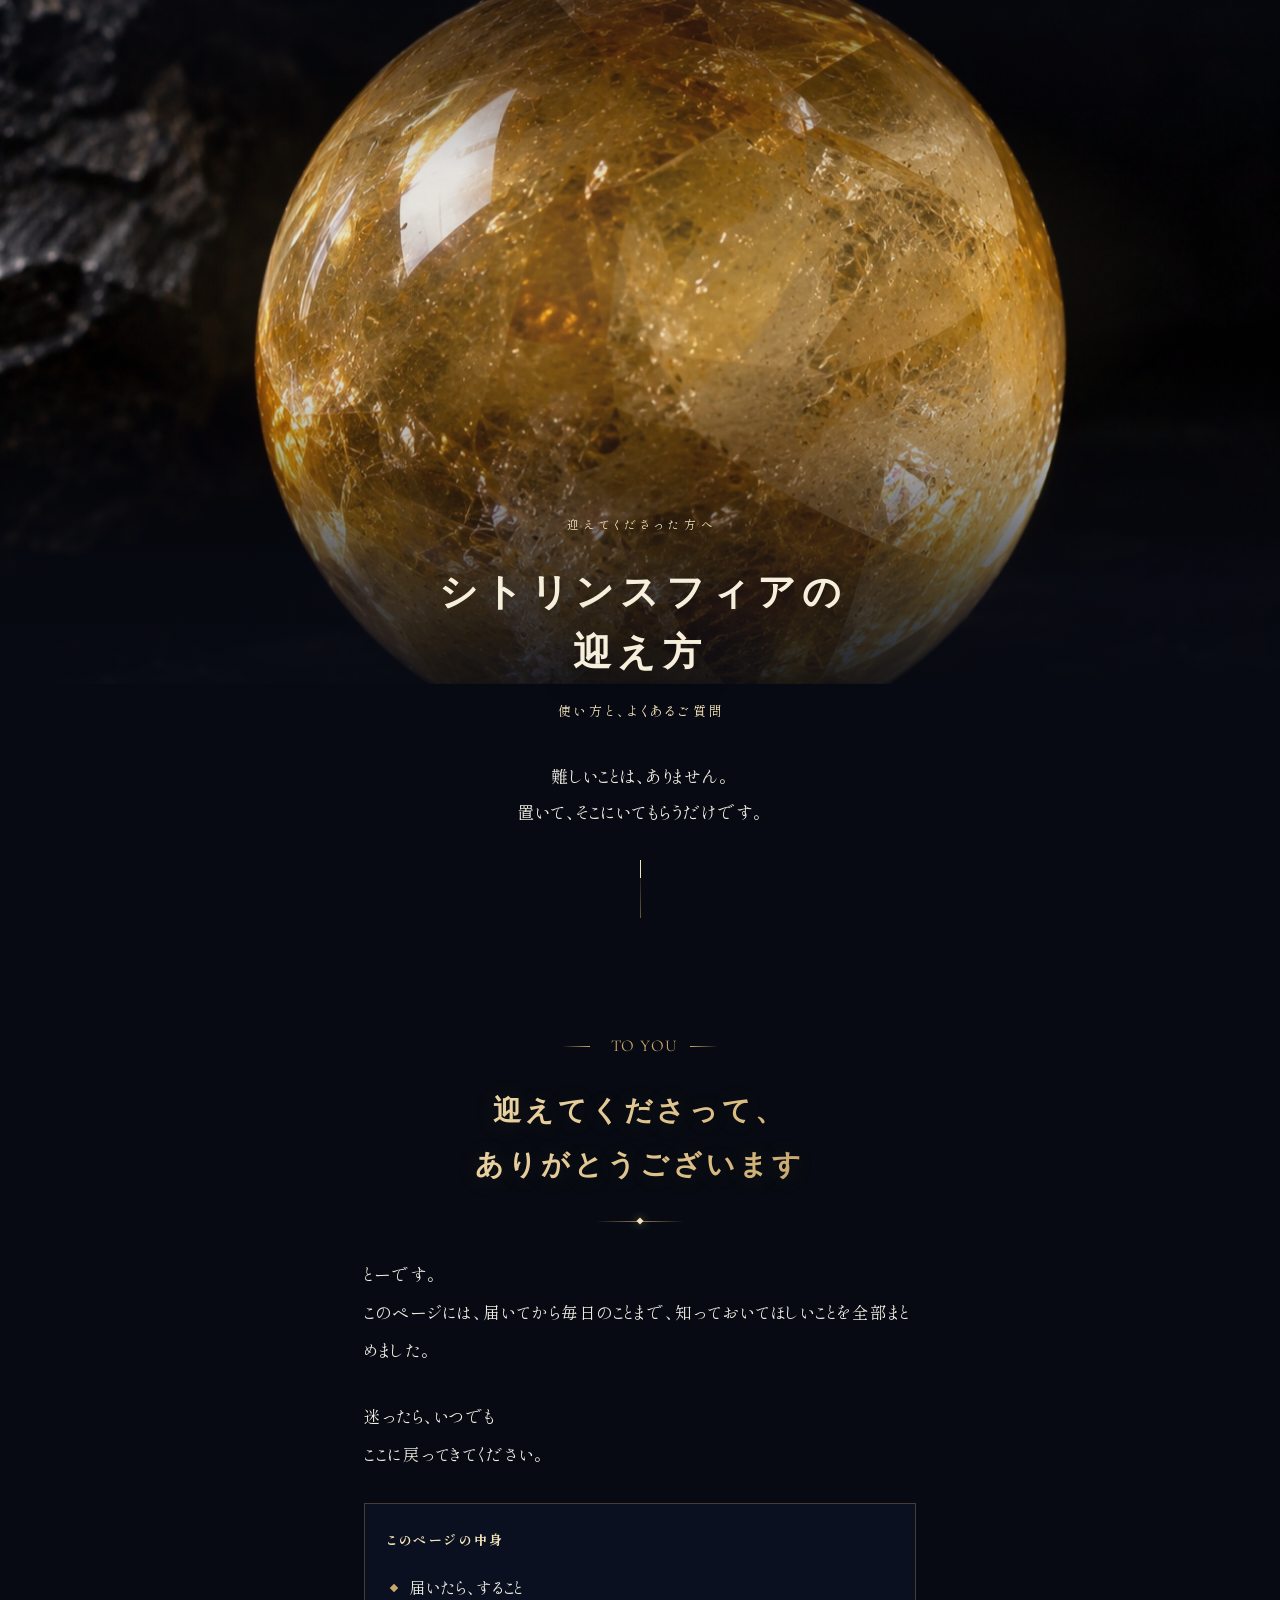
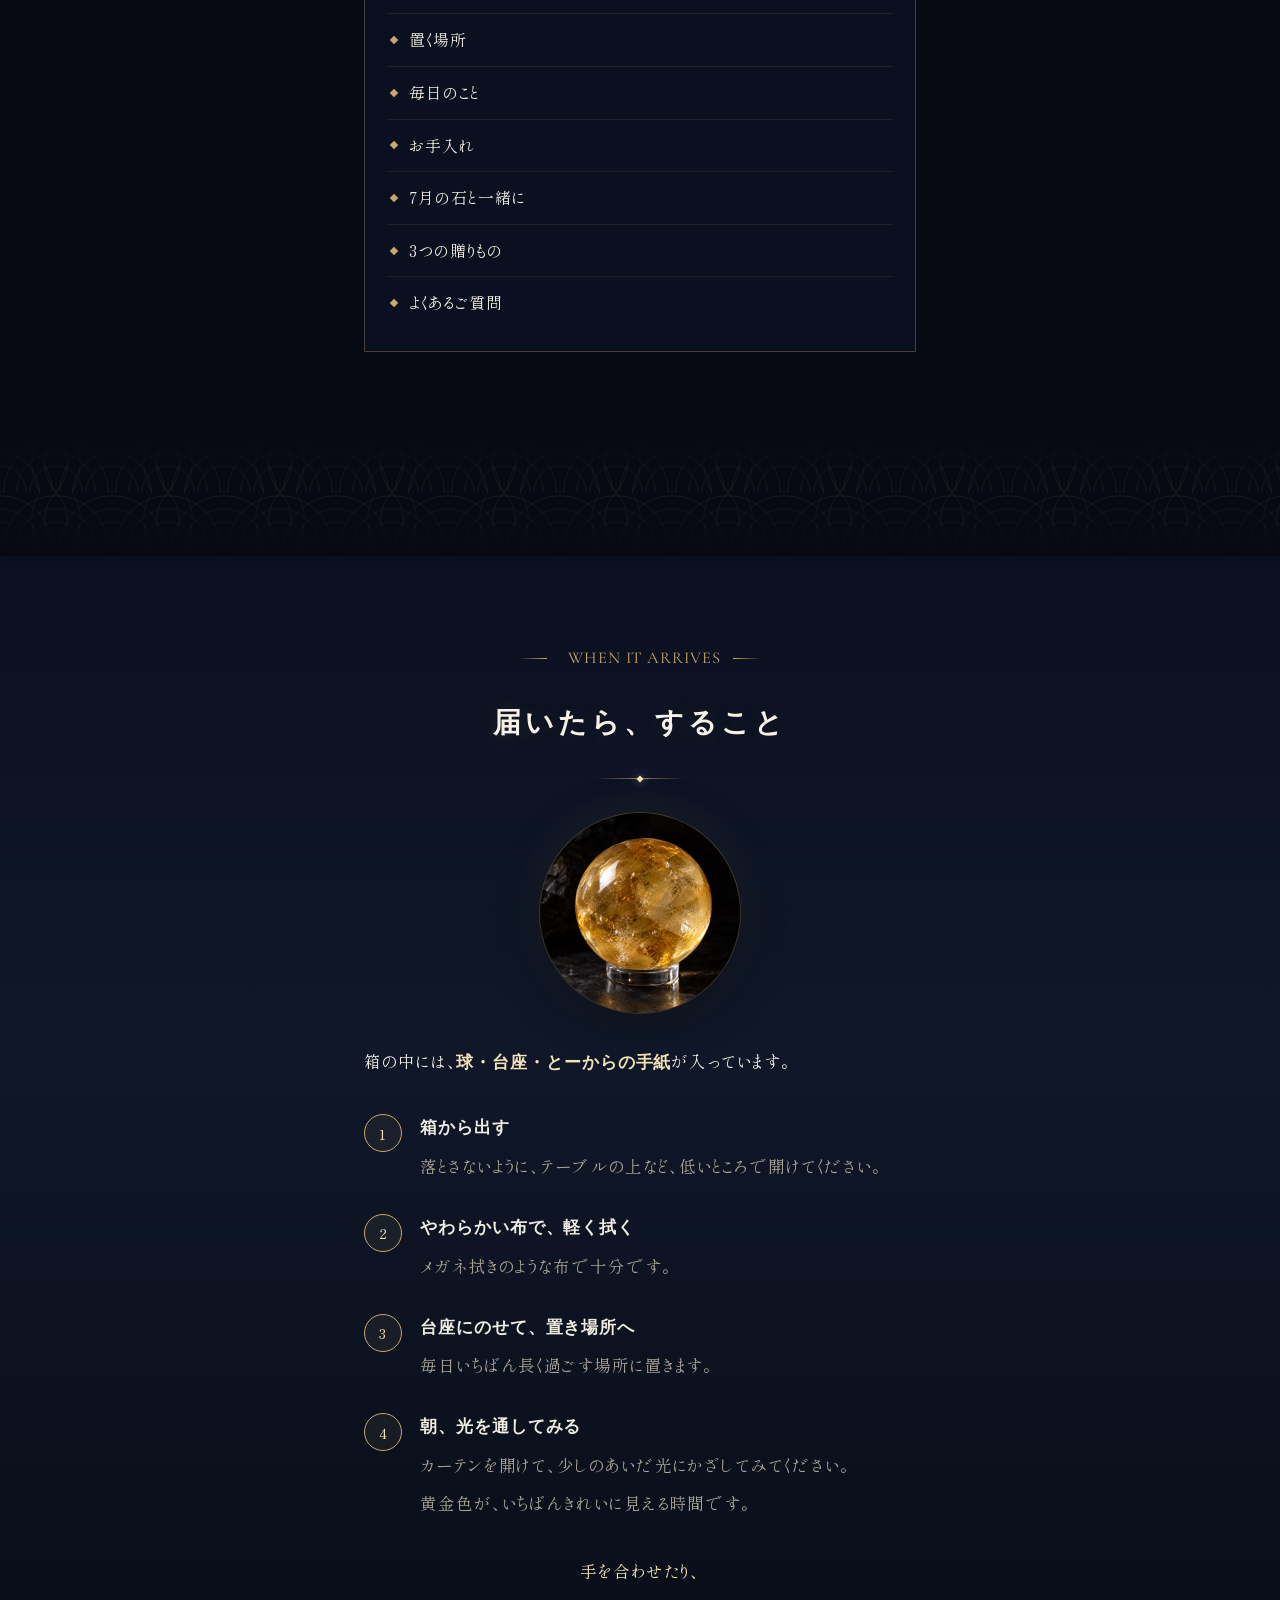
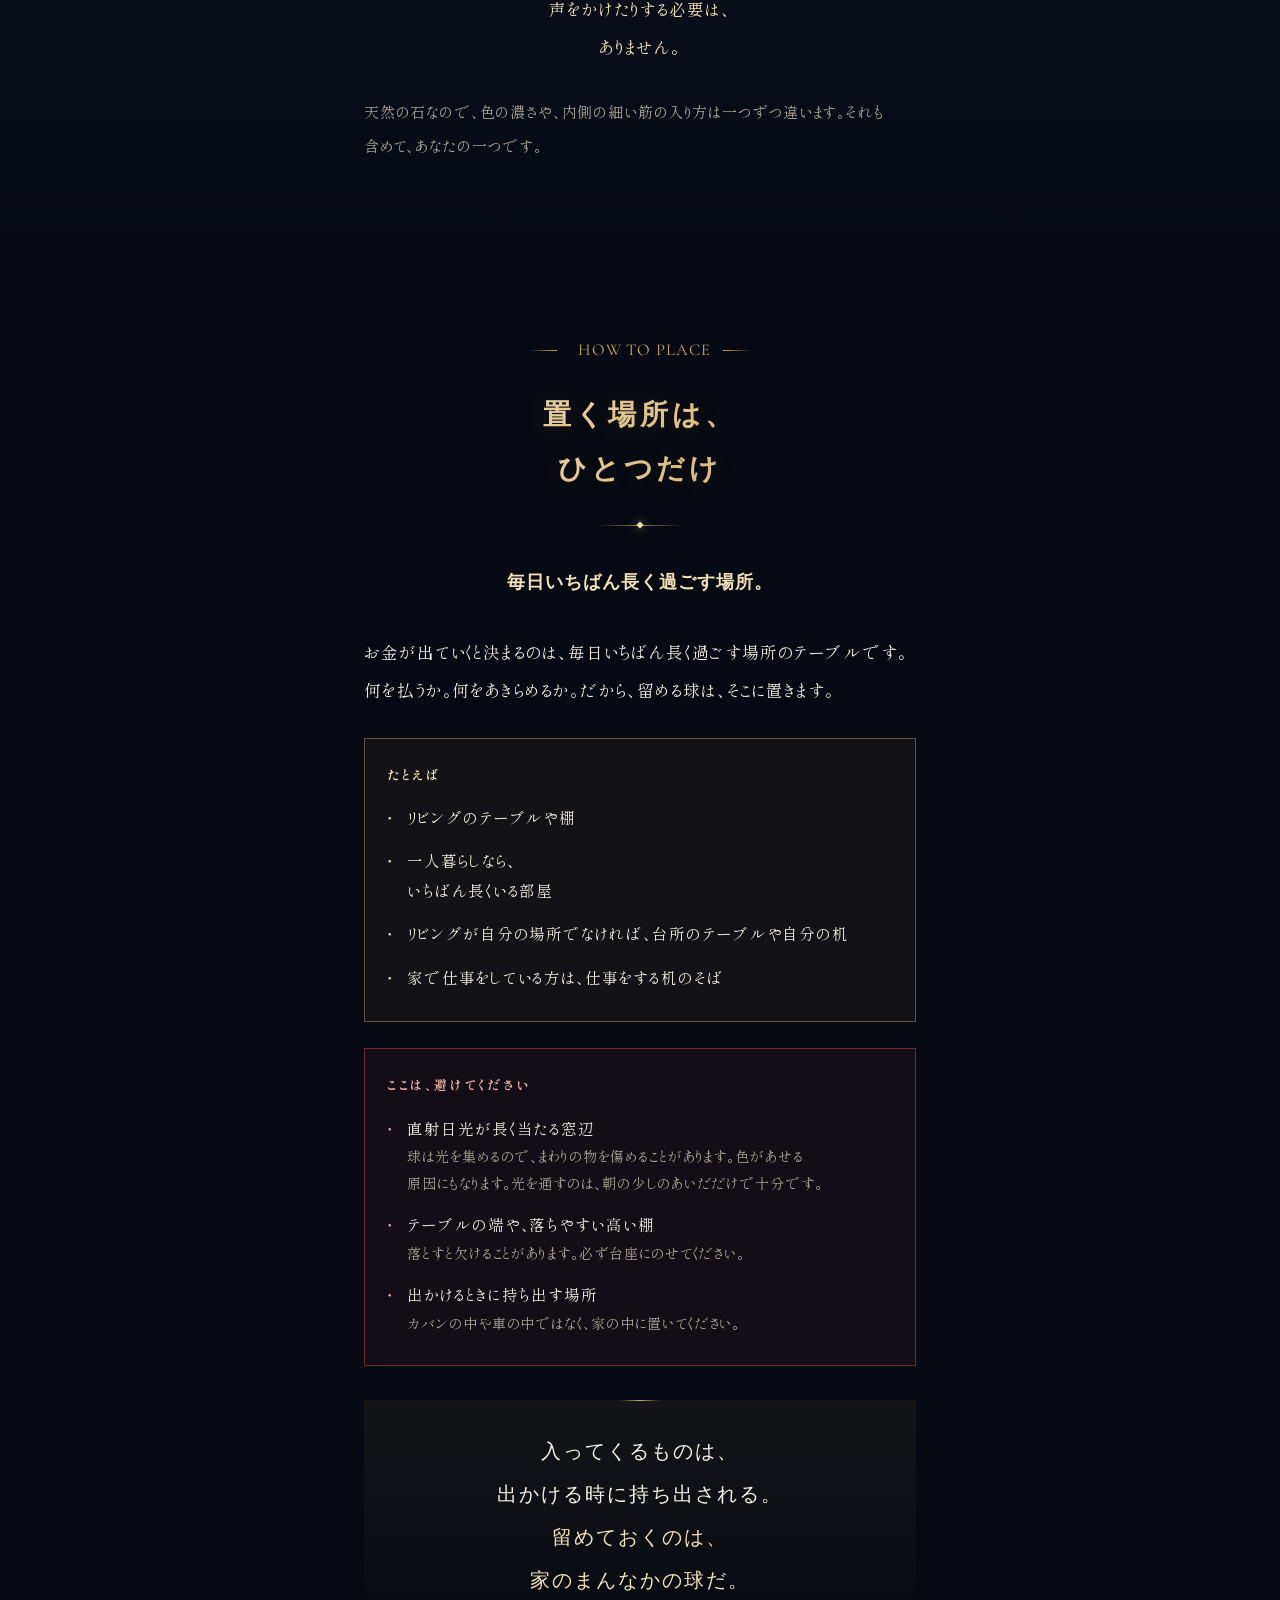
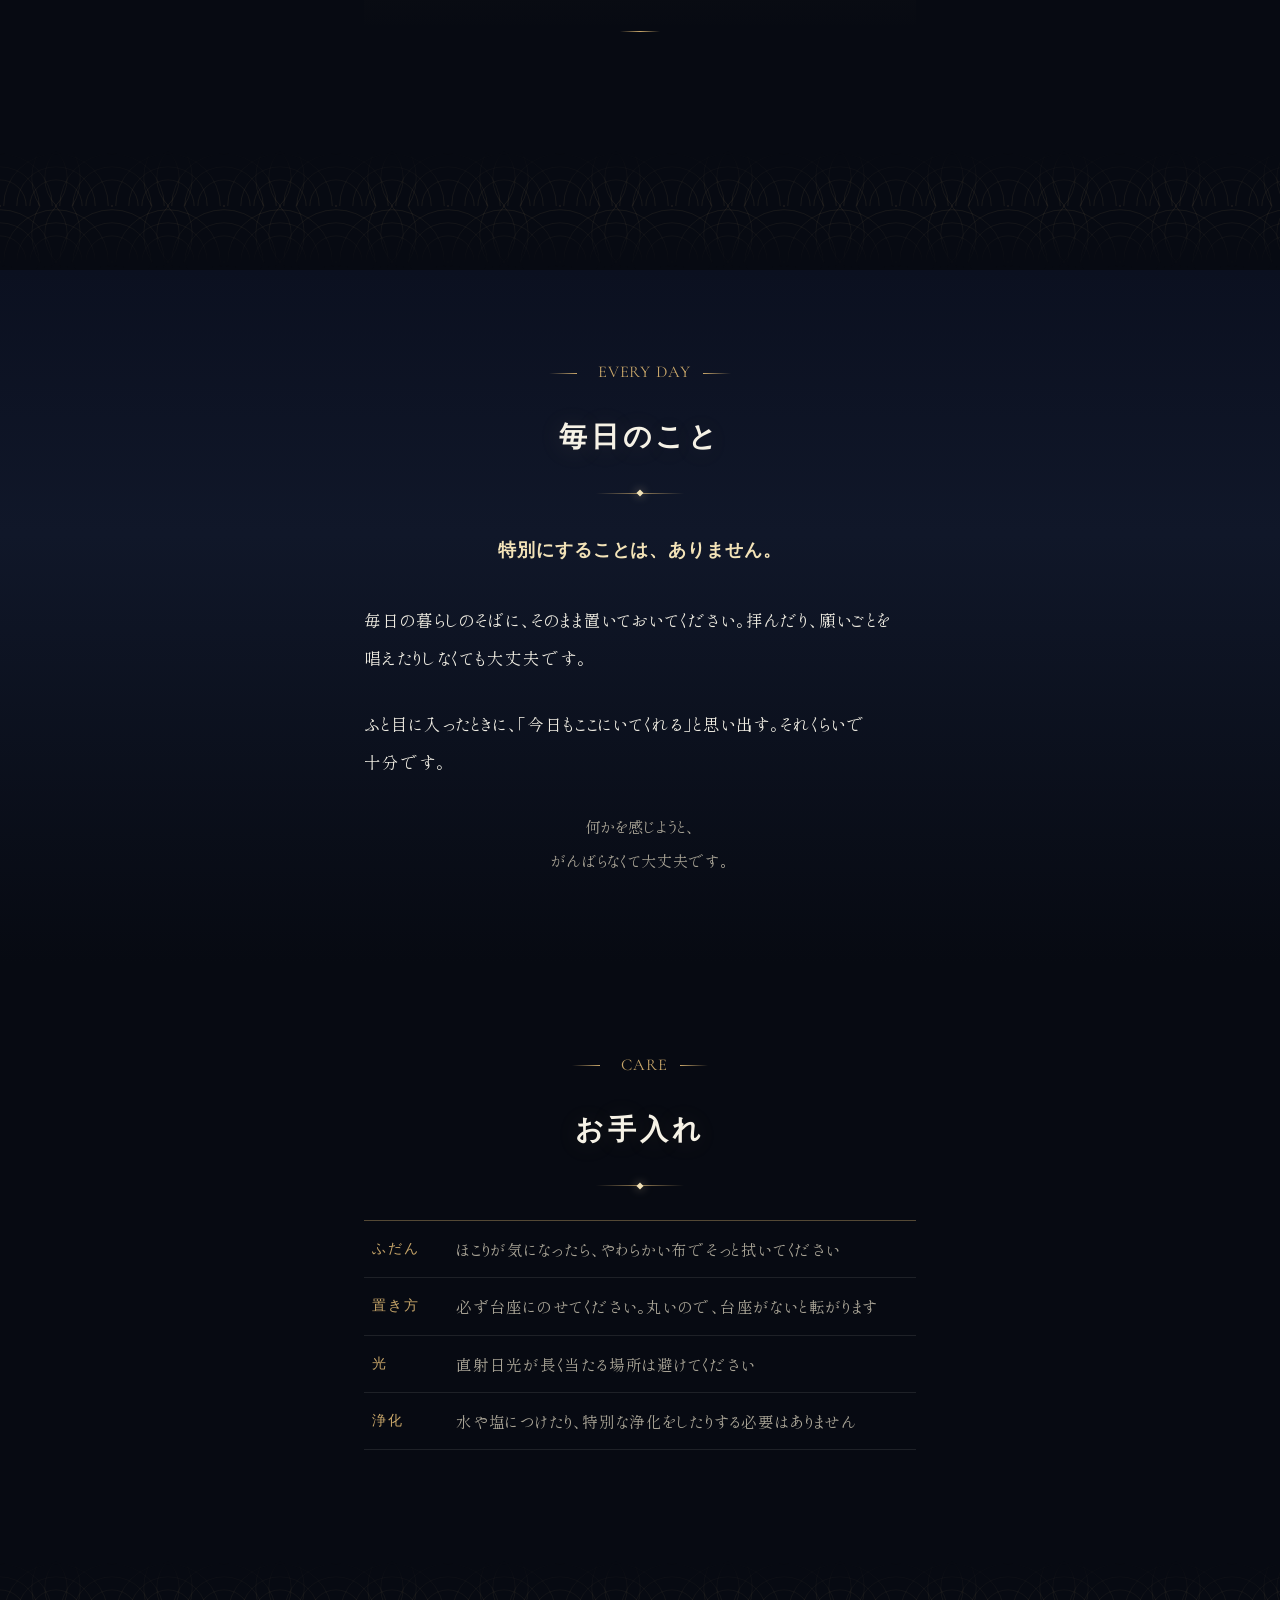
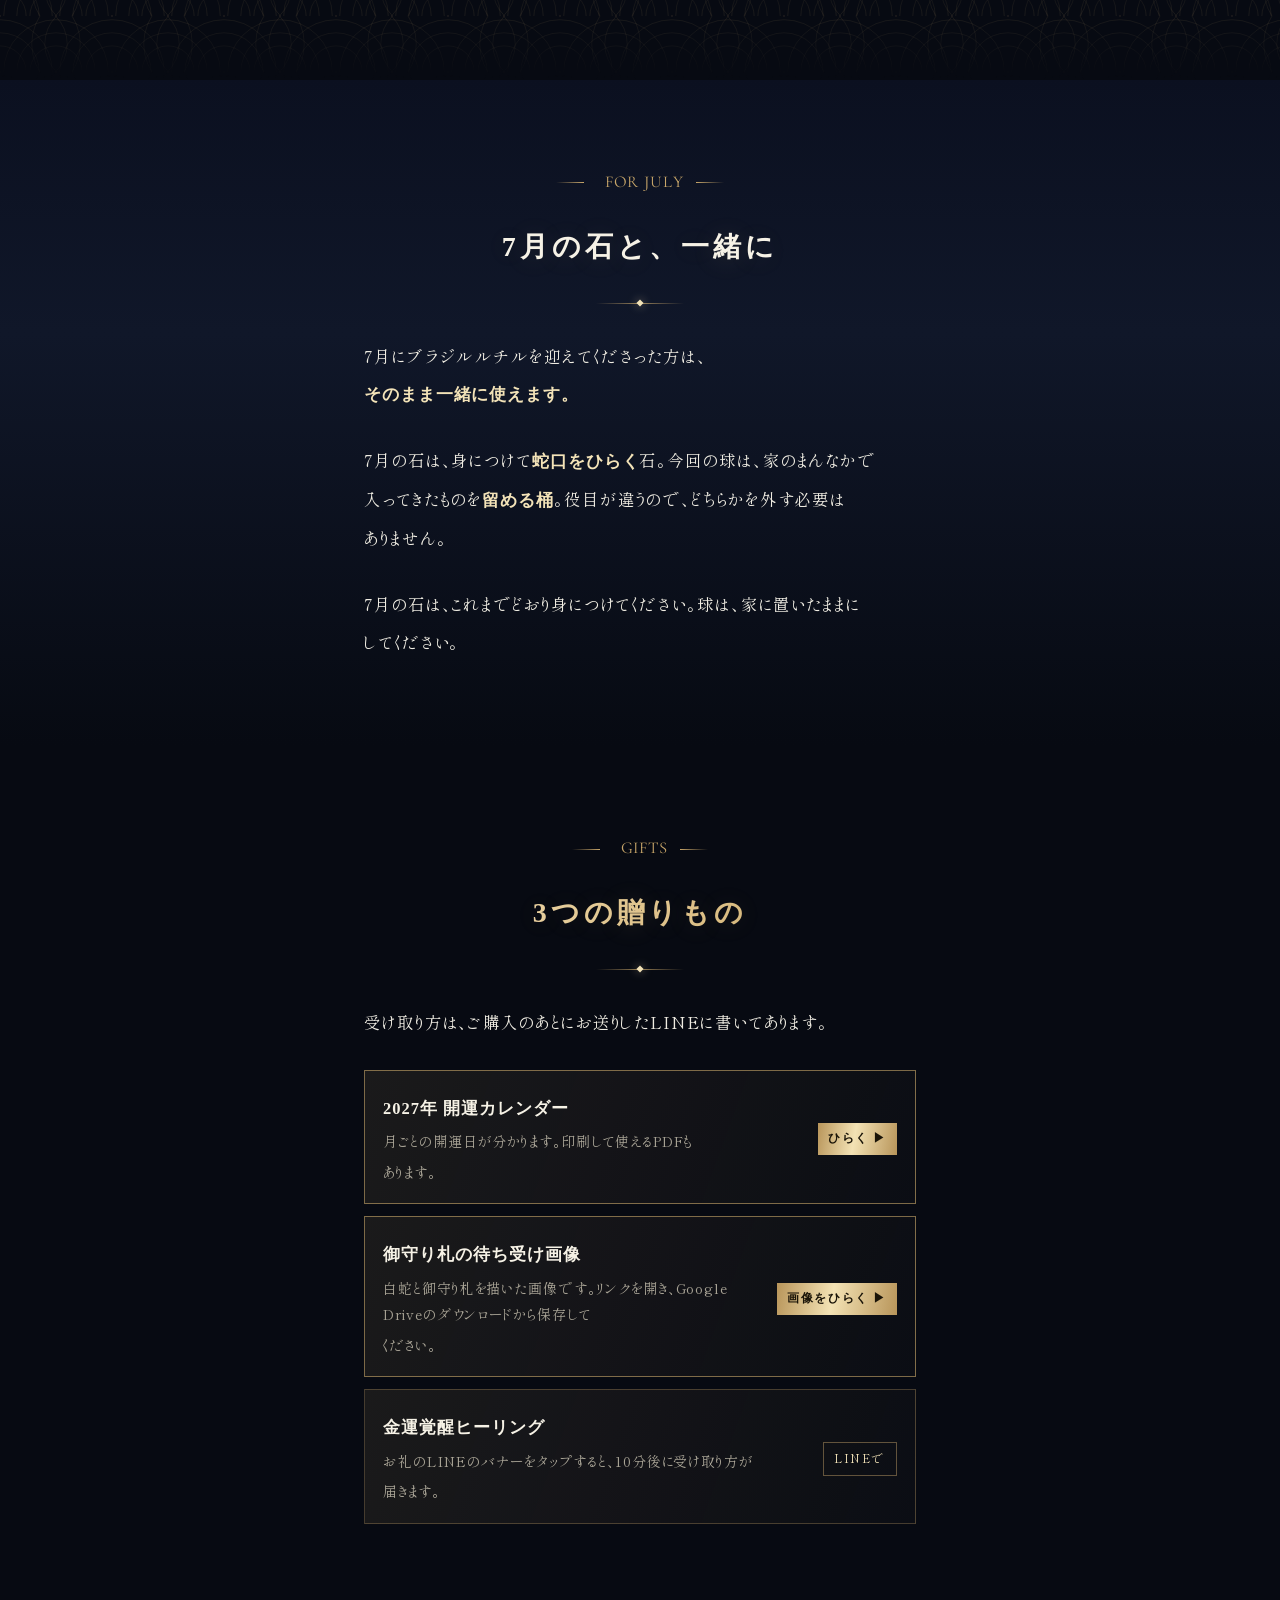
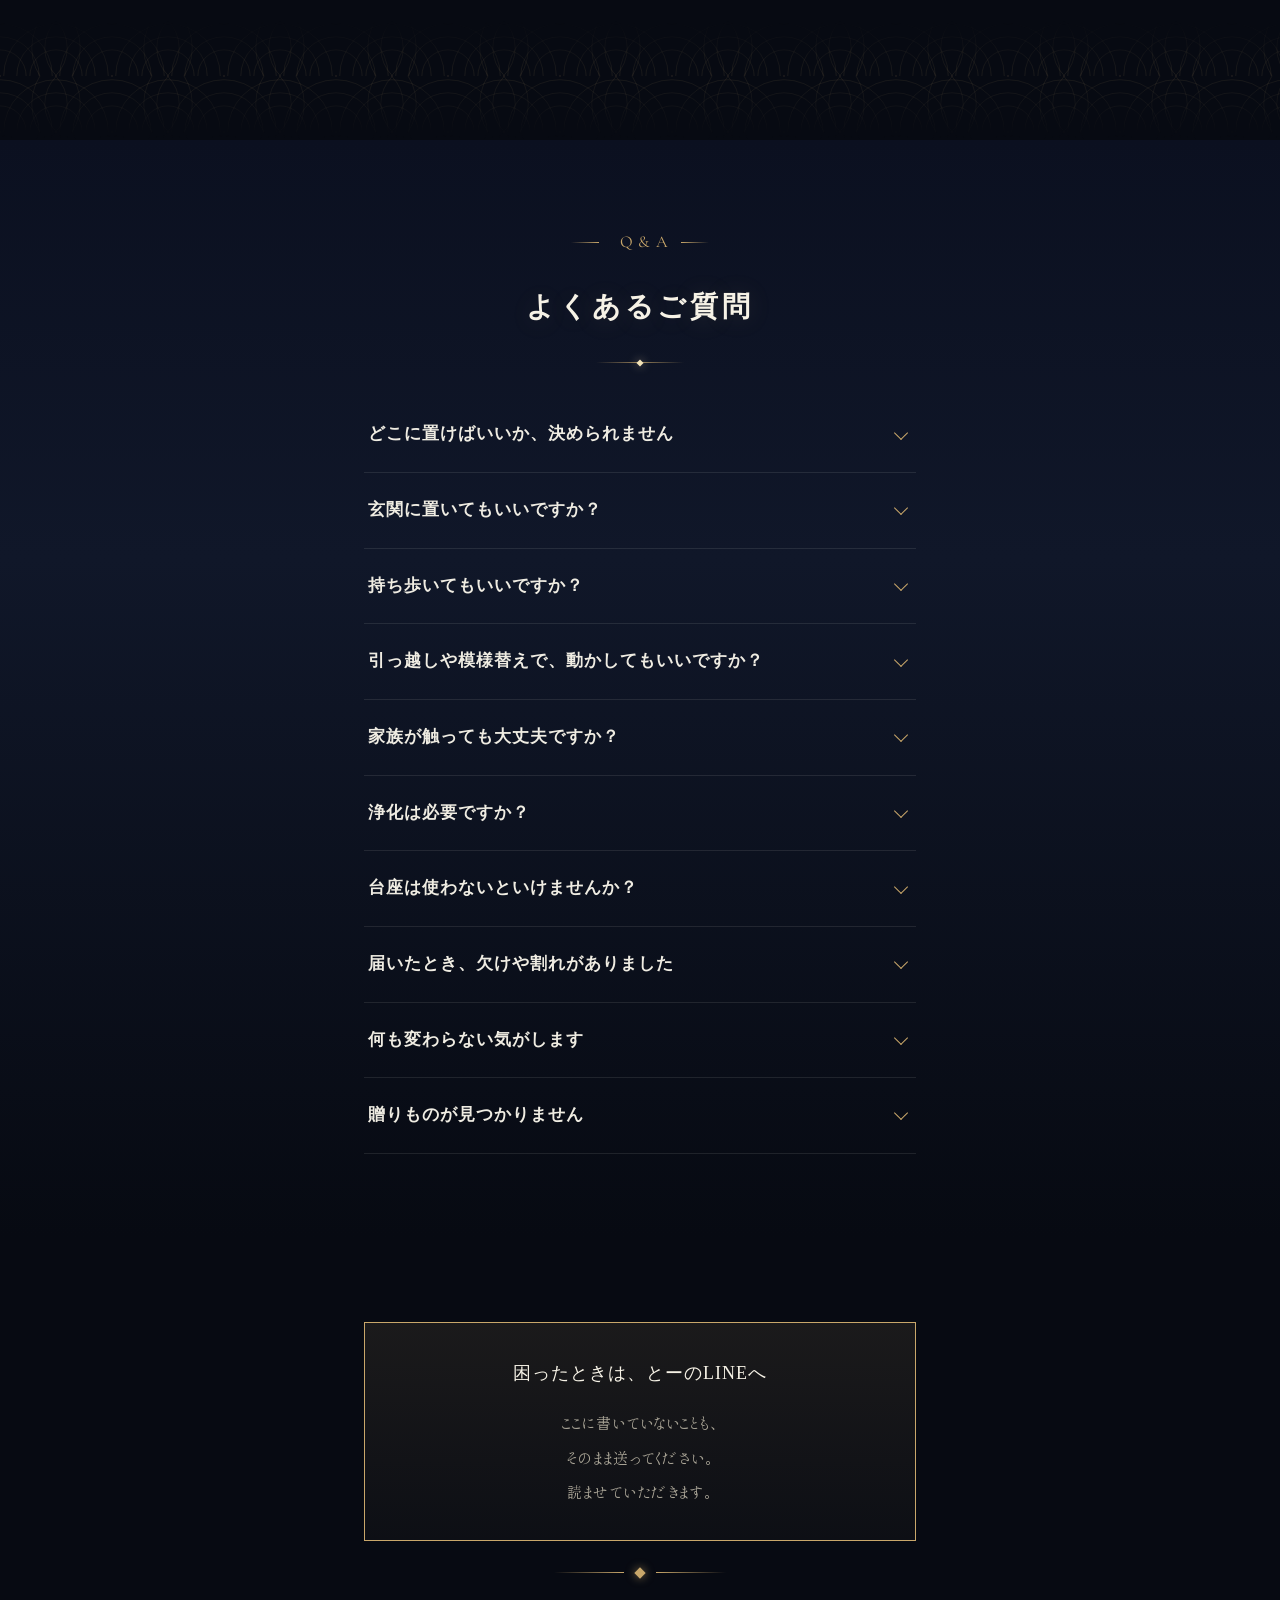
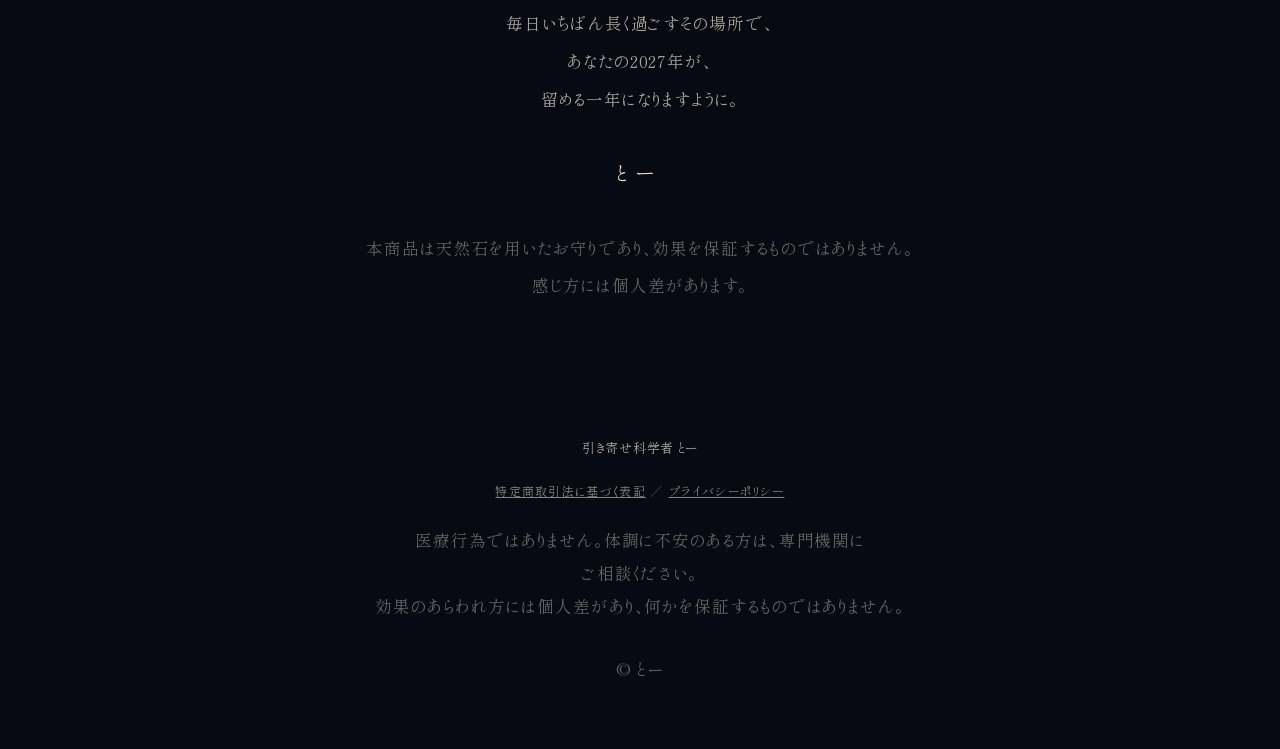
<file: guide/index.html>
<!doctype html>
<html lang="ja">
<head>
<meta charset="utf-8">
<meta name="viewport" content="width=device-width, initial-scale=1">
<meta name="robots" content="noindex">
<title>シトリンスフィアの迎え方｜とー</title>
<link rel="preconnect" href="https://fonts.googleapis.com">
<link href="https://fonts.googleapis.com/css2?family=Shippori+Mincho+B1:wght@400;500;600;700;800&family=Zen+Old+Mincho:wght@400;500;600;700&family=Cormorant+Garamond:wght@300;400;500;600&display=swap" rel="stylesheet">
<style>
:root{
  --ink:#070a12; --ink2:#0b1020; --ink3:#101729;
  --moon:#efece2; --moon-dim:#a9a496;
  --gold:#c9a76a; --gold-hi:#f3e3b8; --gold-lo:#8d7040;
  --amber:#e8b964; --amber-dp:#8a6424;
  --shu:#a63f34; --saffron:#e2953f;
  --disp:"Zen Old Mincho",serif;
  --body:"Shippori Mincho B1",serif;
}
*{margin:0;padding:0;box-sizing:border-box}
html{scroll-behavior:smooth}
body{background:var(--ink);color:var(--moon);font-family:var(--body);font-size:16.5px;line-height:2.3;letter-spacing:.055em;font-feature-settings:"palt" 1;-webkit-font-smoothing:antialiased;padding-bottom:92px}
img{max-width:100%;display:block}
p{margin-bottom:1.7em}
p:last-child{margin-bottom:0}
em{font-style:normal;color:var(--gold-hi)}
strong{color:var(--gold-hi);font-weight:600}
.wrap{max-width:600px;margin:0 auto;padding:0 26px}
.lat{font-family:"Cormorant Garamond",serif}

.gg{background:linear-gradient(120deg,#f4e2b8 0%,#dcbe85 30%,#a8874e 50%,#dcbe85 70%,#f4e2b8 100%);background-size:220% 100%;-webkit-background-clip:text;background-clip:text;color:transparent;animation:sheen 7s ease-in-out infinite}
@keyframes sheen{0%,100%{background-position:0% 0}50%{background-position:100% 0}}

.rv{opacity:0;transform:translateY(26px);transition:opacity 1.1s cubic-bezier(.22,.61,.36,1),transform 1.1s cubic-bezier(.22,.61,.36,1)}
.rv.on{opacity:1;transform:none}
@media (prefers-reduced-motion:reduce){.rv{opacity:1;transform:none;transition:none}*{animation:none!important}}

section{padding:92px 0;position:relative}
.sec-a{background:var(--ink)}
.sec-b{background:linear-gradient(180deg,var(--ink2),var(--ink))}
.eyebrow{text-align:center;font-size:11px;letter-spacing:.55em;color:var(--gold);margin-bottom:14px;font-family:"Cormorant Garamond",serif}
h2{font-size:24px;font-weight:800;text-align:center;letter-spacing:.16em;line-height:1.9;margin-bottom:10px}
.gline{width:54px;height:1px;background:linear-gradient(90deg,transparent,var(--gold),transparent);margin:26px auto}
.orn{display:flex;align-items:center;gap:12px;justify-content:center;margin:28px auto}
.orn::before,.orn::after{content:"";width:70px;height:1px;background:linear-gradient(90deg,transparent,var(--gold))}
.orn::after{background:linear-gradient(90deg,var(--gold),transparent)}
.orn i{width:8px;height:8px;background:var(--gold);transform:rotate(45deg);box-shadow:0 0 10px rgba(201,167,106,.7)}

.band{height:120px;background-image:url("data:image/svg+xml;utf8,%3Csvg xmlns='http://www.w3.org/2000/svg' width='120' height='60'%3E%3Cg fill='none' stroke='%23c9a76a' stroke-opacity='.10' stroke-width='1'%3E%3Ccircle cx='0' cy='60' r='56'/%3E%3Ccircle cx='0' cy='60' r='42'/%3E%3Ccircle cx='0' cy='60' r='28'/%3E%3Ccircle cx='60' cy='60' r='56'/%3E%3Ccircle cx='60' cy='60' r='42'/%3E%3Ccircle cx='60' cy='60' r='28'/%3E%3Ccircle cx='120' cy='60' r='56'/%3E%3Ccircle cx='120' cy='60' r='42'/%3E%3Ccircle cx='120' cy='60' r='28'/%3E%3Ccircle cx='30' cy='30' r='56'/%3E%3Ccircle cx='30' cy='30' r='42'/%3E%3Ccircle cx='90' cy='30' r='56'/%3E%3Ccircle cx='90' cy='30' r='42'/%3E%3C/g%3E%3C/svg%3E");background-size:112px 56px;-webkit-mask-image:linear-gradient(180deg,transparent,#000 45%,transparent);mask-image:linear-gradient(180deg,transparent,#000 45%,transparent)}

.hero{min-height:100svh;display:flex;flex-direction:column;justify-content:flex-end;padding-bottom:calc(5svh + 170px);position:relative;overflow:hidden;background:radial-gradient(ellipse 120% 70% at 50% -10%,#16203a 0%,var(--ink) 62%)}
.hero .moon{position:absolute;top:50%;left:50%;transform:translate(-50%,-50%);width:min(78vw,340px);height:min(78vw,340px);border-radius:50%;box-shadow:0 0 150px 30px rgba(240,210,140,.16);animation:moonfloat 9s ease-in-out infinite}
@keyframes moonfloat{0%,100%{transform:translate(-50%,-50%)}50%{transform:translate(-50%,calc(-50% - 12px))}}
.hero .ring{position:absolute;top:50%;left:50%;transform:translate(-50%,-50%);width:min(94vw,410px);height:min(94vw,410px);border:1px solid rgba(201,167,106,.3);border-radius:50%}
.hero .vtitle{position:absolute;left:22px;top:7%;z-index:3;display:flex;flex-direction:row-reverse;gap:18px;align-items:flex-start}
.hero .vtitle .main{writing-mode:vertical-rl;font-size:clamp(30px,8.6vw,42px);font-weight:800;letter-spacing:.2em;line-height:1;white-space:nowrap;text-shadow:0 3px 10px rgba(0,0,0,.5)}
.hero .vtitle .sub{writing-mode:vertical-rl;font-size:12.5px;letter-spacing:.34em;color:var(--moon-dim);margin-top:34px;white-space:nowrap}
.hero .bottom{position:relative;z-index:2;text-align:center;margin-top:40px}
.hero .open{font-size:12px;letter-spacing:.34em;color:var(--gold-hi);border:1px solid rgba(201,167,106,.5);display:inline-block;padding:9px 22px;background:rgba(201,167,106,.07)}
.hero .lim{margin-top:20px;font-size:12.5px;letter-spacing:.5em;color:var(--moon-dim)}
.hero .skirt{position:absolute;left:0;right:0;bottom:0;height:26svh;background-image:url("data:image/svg+xml;utf8,%3Csvg xmlns='http://www.w3.org/2000/svg' width='120' height='60'%3E%3Cg fill='none' stroke='%23c9a76a' stroke-opacity='.09' stroke-width='1'%3E%3Ccircle cx='0' cy='60' r='56'/%3E%3Ccircle cx='0' cy='60' r='42'/%3E%3Ccircle cx='0' cy='60' r='28'/%3E%3Ccircle cx='60' cy='60' r='56'/%3E%3Ccircle cx='60' cy='60' r='42'/%3E%3Ccircle cx='60' cy='60' r='28'/%3E%3Ccircle cx='120' cy='60' r='56'/%3E%3Ccircle cx='120' cy='60' r='42'/%3E%3Ccircle cx='120' cy='60' r='28'/%3E%3Ccircle cx='30' cy='30' r='56'/%3E%3Ccircle cx='30' cy='30' r='42'/%3E%3Ccircle cx='90' cy='30' r='56'/%3E%3Ccircle cx='90' cy='30' r='42'/%3E%3C/g%3E%3C/svg%3E");background-size:112px 56px;-webkit-mask-image:linear-gradient(180deg,transparent,#000 75%);mask-image:linear-gradient(180deg,transparent,#000 75%)}

.tl{position:relative;padding-left:30px;margin-top:14px}
.tl::before{content:"";position:absolute;left:8px;top:6px;bottom:6px;width:1px;background:linear-gradient(180deg,var(--gold),rgba(201,167,106,.15));transform-origin:top;transform:scaleY(0);transition:transform 1.6s ease .2s}
.tl.on::before{transform:scaleY(1)}
.tl .ti{position:relative;padding:0 0 26px 16px}
.tl .ti::before{content:"";position:absolute;left:-26px;top:12px;width:9px;height:9px;border-radius:50%;background:var(--ink);border:1.5px solid var(--gold)}
.tl .ti.now::before{background:var(--gold);box-shadow:0 0 12px rgba(201,167,106,.9)}
.tl .d{font-size:12px;color:var(--gold-hi);letter-spacing:.22em;margin-bottom:2px}
.tl p{font-size:14.5px;color:var(--moon-dim);margin-bottom:0}

blockquote{border-left:2px solid var(--gold);padding:8px 0 8px 22px;margin:30px 0;font-size:15px;color:var(--moon-dim)}
blockquote em{color:var(--gold-hi)}

.ph{margin:34px auto;border:1px solid rgba(201,167,106,.3);padding:8px;background:var(--ink2)}
.ph img{width:100%}
.ph .cap{font-size:11.5px;color:var(--moon-dim);text-align:center;letter-spacing:.14em;padding:10px 4px 4px}

.spec{width:100%;border-collapse:collapse;margin:26px 0;font-size:14px}
.spec th{width:88px;text-align:left;color:var(--gold-hi);font-weight:500;padding:13px 8px;border-bottom:1px solid rgba(234,231,221,.1);vertical-align:top;letter-spacing:.12em}
.spec td{padding:13px 8px;border-bottom:1px solid rgba(234,231,221,.1);color:var(--moon-dim)}

.pricecard{border:1.5px double var(--gold);padding:44px 26px;text-align:center;background:linear-gradient(180deg,rgba(201,167,106,.09),rgba(201,167,106,.02));position:relative;box-shadow:0 0 70px rgba(201,167,106,.1)}
.pricecard .tag{position:absolute;top:-13px;left:50%;transform:translateX(-50%);background:var(--ink);border:1px solid var(--gold);color:var(--gold-hi);font-size:11px;letter-spacing:.3em;padding:4px 18px;white-space:nowrap}
.pricecard .was{font-size:16px;color:var(--moon-dim);text-decoration:line-through;letter-spacing:.1em}
.pricecard .now{font-size:52px;font-weight:800;letter-spacing:.04em;line-height:1.3;font-family:"Cormorant Garamond","Shippori Mincho B1",serif}
.pricecard .now small{font-size:18px}
.pricecard .meta{font-size:12px;color:var(--moon-dim);letter-spacing:.14em;margin-top:4px}
.pricecard .off{display:inline-block;margin-top:16px;border:1px solid var(--shu);color:#e8b0a6;font-size:12px;letter-spacing:.24em;padding:5px 16px}

.you li{list-style:none;padding:14px 4px 14px 38px;position:relative;border-bottom:1px solid rgba(234,231,221,.09);font-size:15px}
.you li::before{content:"";position:absolute;left:8px;top:50%;transform:translateY(-50%) rotate(45deg);width:8px;height:8px;background:var(--gold)}

.step{display:flex;gap:18px;margin-bottom:24px;align-items:flex-start}
.step .n{flex:none;width:38px;height:38px;border:1px solid var(--gold);border-radius:50%;display:flex;align-items:center;justify-content:center;color:var(--gold-hi);font-size:15px;background:rgba(201,167,106,.07);margin-top:4px}
.step h3{font-size:16px;font-weight:600;margin-bottom:2px}
.step p{font-size:13.5px;color:var(--moon-dim);margin-bottom:0}
.pay{border:1px solid rgba(201,167,106,.3);background:var(--ink2);padding:20px 22px;font-size:13px;color:var(--moon-dim);line-height:2;margin-top:28px}
.pay b{color:var(--gold-hi);font-weight:600;display:block;letter-spacing:.2em;font-size:12px;margin-bottom:6px}

.after-box{border:1.5px solid var(--gold);background:linear-gradient(180deg,rgba(201,167,106,.1),rgba(201,167,106,.03));padding:34px 26px}
.after-box h3{color:var(--gold-hi);font-size:16px;letter-spacing:.2em;margin-bottom:14px;text-align:center}
.after-box ol{margin:0 0 18px 0;padding-left:0;counter-reset:st}
.after-box ol li{list-style:none;counter-increment:st;position:relative;padding:10px 0 10px 40px;font-size:15px;border-bottom:1px solid rgba(234,231,221,.1)}
.after-box ol li::before{content:counter(st);position:absolute;left:4px;top:50%;transform:translateY(-50%);width:26px;height:26px;border:1px solid var(--gold);border-radius:50%;display:flex;align-items:center;justify-content:center;color:var(--gold-hi);font-size:13px}
.warn{font-size:13px;color:#e0b9b0;border-left:2px solid var(--shu);padding-left:14px;margin-top:16px}

details{border-bottom:1px solid rgba(234,231,221,.1)}
summary{cursor:pointer;list-style:none;padding:20px 34px 20px 4px;font-size:15px;font-weight:600;position:relative;letter-spacing:.06em}
summary::-webkit-details-marker{display:none}
summary::after{content:"";position:absolute;right:10px;top:50%;width:9px;height:9px;border-right:1.5px solid var(--gold);border-bottom:1.5px solid var(--gold);transform:translateY(-70%) rotate(45deg);transition:transform .35s ease}
details[open] summary::after{transform:translateY(-30%) rotate(225deg)}
.a{padding:0 4px 24px;font-size:14px;color:var(--moon-dim)}
.a b{color:var(--gold-hi);font-weight:600}

.last{text-align:center}
.hanko{margin:30px auto 0;width:46px;height:46px;background:linear-gradient(160deg,#a63f34,#8c2f27);color:#f5efe2;font-size:13.5px;display:flex;align-items:center;justify-content:center;writing-mode:vertical-rl;letter-spacing:.12em;border-radius:4px;transform:rotate(-2.5deg);box-shadow:inset 0 0 0 1.4px rgba(245,239,226,.85),0 2px 8px rgba(0,0,0,.5);font-weight:600}

.cta{display:block;text-align:center;background:linear-gradient(160deg,#e9cf96,#b8945c);color:var(--ink);font-weight:800;font-size:17px;letter-spacing:.2em;padding:21px 12px;border-radius:3px;text-decoration:none;box-shadow:0 8px 34px rgba(201,167,106,.35);margin:36px auto 10px;max-width:420px;animation:breathe 3.6s ease-in-out infinite}
@keyframes breathe{0%,100%{box-shadow:0 8px 30px rgba(201,167,106,.3)}50%{box-shadow:0 8px 46px rgba(201,167,106,.55)}}
.ctasub{text-align:center;font-size:11.5px;color:var(--moon-dim);letter-spacing:.1em}

.bar{position:fixed;left:0;right:0;bottom:0;z-index:50;background:rgba(9,13,24,.92);backdrop-filter:blur(8px);border-top:1px solid rgba(201,167,106,.4);padding:12px 14px calc(12px + env(safe-area-inset-bottom))}
.bar a{display:flex;align-items:center;justify-content:center;gap:10px;background:linear-gradient(160deg,#e9cf96,#b8945c);color:var(--ink);text-decoration:none;font-weight:800;font-size:14.5px;letter-spacing:.08em;padding:14px 10px;border-radius:3px}
.bar .s{font-size:10.5px;font-weight:500}

footer{padding:44px 0 60px;text-align:center;font-size:11px;color:rgba(178,173,159,.55);letter-spacing:.1em;line-height:2.4}
footer a{color:rgba(178,173,159,.75)}
.legal{font-size:11px;color:rgba(178,173,159,.55);line-height:2.2;margin-top:26px;text-align:center}


/* ── とー版 ── */
.hero .moon{background:radial-gradient(circle at 34% 30%,#fff6dc 0%,#f0d79a 22%,#c9a35a 52%,#7a5a2a 88%,#4a3417 100%);box-shadow:0 0 140px 30px rgba(240,210,140,.18),inset -18px -22px 40px rgba(0,0,0,.35)}
.hero .moon::after{content:"";position:absolute;inset:0;border-radius:50%;background:repeating-linear-gradient(118deg,transparent 0 9px,rgba(255,236,180,.55) 9px 10px,transparent 10px 23px),repeating-linear-gradient(64deg,transparent 0 14px,rgba(255,226,160,.35) 14px 15px,transparent 15px 31px);mix-blend-mode:screen;opacity:.75}
.hero .dawn{position:absolute;left:0;right:0;bottom:0;height:52svh;background:linear-gradient(180deg,rgba(20,40,34,0) 0%,rgba(24,52,40,.22) 55%,rgba(201,167,106,.16) 100%);pointer-events:none}
.hero .from{font-size:11px;letter-spacing:.4em;color:var(--gold-hi);margin-bottom:12px}
.hero .lead{font-size:14px;color:var(--moon);letter-spacing:.14em;margin-bottom:18px}
.todo{color:#ffb4a8;background:rgba(166,63,52,.18);padding:0 4px;border-radius:2px}
.cta.off,.bar a.off{background:linear-gradient(160deg,#4a4a52,#2e2e36);color:#d9d6cc;box-shadow:none;animation:none;pointer-events:none}
.notfor{border:1px solid rgba(166,63,52,.6);background:rgba(166,63,52,.08);padding:22px 22px;margin:28px 0;font-size:14px}
.notfor b{display:block;color:#e8b0a6;letter-spacing:.2em;font-size:12.5px;margin-bottom:8px}
.notfor li{list-style:none;padding:6px 0 6px 20px;position:relative}
.notfor li::before{content:"・";position:absolute;left:0;color:#e8b0a6}
.qpair{text-align:center;font-size:17px;line-height:2.2;margin:30px 0}

/* ── v1.5 磨き込み ── */
.hero{background:radial-gradient(ellipse 120% 70% at 70% 0%,#1a2440 0%,var(--ink) 60%)}
.hero .stars{position:absolute;inset:0;pointer-events:none;background-image:radial-gradient(1px 1px at 12% 18%,rgba(240,220,174,.7),transparent 60%),radial-gradient(1px 1px at 28% 42%,rgba(240,220,174,.45),transparent 60%),radial-gradient(1.2px 1.2px at 62% 12%,rgba(240,220,174,.6),transparent 60%),radial-gradient(1px 1px at 84% 52%,rgba(240,220,174,.4),transparent 60%),radial-gradient(1px 1px at 44% 66%,rgba(240,220,174,.35),transparent 60%),radial-gradient(1.4px 1.4px at 8% 72%,rgba(240,220,174,.5),transparent 60%),radial-gradient(1px 1px at 92% 22%,rgba(240,220,174,.55),transparent 60%);animation:twinkle 6s ease-in-out infinite}
@keyframes twinkle{0%,100%{opacity:.6}50%{opacity:1}}
.hero .moon{background:none}
.pricecard .gifts{margin-top:30px;padding-top:26px;border-top:1px solid rgba(201,167,106,.3)}
.pricecard .gifts .gh{font-size:15px;line-height:1.9;color:var(--moon);margin-bottom:16px}
.pricecard .gifts .gh strong{color:var(--gold-hi)}
.pricecard .gifts ul{list-style:none;padding:0;margin:0;display:flex;flex-direction:column;gap:9px}
.pricecard .gifts li{font-size:14.5px;color:var(--moon);padding:9px 10px;background:rgba(201,167,106,.07);border:1px solid rgba(201,167,106,.22)}
.cdbox{margin-top:30px;padding-top:26px;border-top:1px solid rgba(201,167,106,.3)}
.cdlabel{font-size:12px;letter-spacing:.26em;color:var(--gold-hi);margin-bottom:14px}
.cd{display:flex;align-items:flex-start;justify-content:center;gap:4px}
.cd .u{display:flex;flex-direction:column;align-items:center;min-width:52px}
.cd .u b{font-family:"Cormorant Garamond","Shippori Mincho B1",serif;font-size:40px;line-height:1;color:var(--moon);font-weight:400;letter-spacing:.02em}
.cd .u.last b{color:var(--gold-hi)}
.cd .u span{font-size:11px;letter-spacing:.2em;color:var(--moon-dim);margin-top:9px}
.cd i{font-style:normal;font-size:26px;line-height:1.1;color:rgba(201,167,106,.45);padding-top:4px}
.cdnote{font-size:12.5px;color:var(--moon-dim);margin-top:18px}
.stock{margin-top:26px;text-align:left}
.srow{display:flex;justify-content:space-between;align-items:baseline;margin-bottom:9px}
.srow .sl{font-size:12.5px;color:var(--moon-dim);letter-spacing:.08em}
.srow .sr{font-family:"Shippori Mincho B1",serif;font-size:17px;color:var(--gold-hi);letter-spacing:.1em}
.sbar{height:7px;background:rgba(255,255,255,.08);border-radius:4px;overflow:hidden}
.sbar i{display:block;height:100%;width:88%;background:linear-gradient(90deg,#8a6a2e,var(--gold-hi));border-radius:4px}
.snote{font-size:11.5px;line-height:1.8;color:var(--moon-dim);margin-top:10px;text-align:center}
@media(max-width:360px){.cd .u{min-width:44px}.cd .u b{font-size:33px}}
.voices{display:flex;flex-direction:column;gap:14px;margin:26px 0 18px}
.voices img{width:100%;height:auto;display:block;border-radius:10px;box-shadow:0 2px 14px rgba(0,0,0,.28)}
.vnote{font-size:12.5px;line-height:1.85;color:var(--moon-dim);text-align:center;margin-top:4px}
.hero .moon img{width:100%;height:100%;object-fit:cover;border-radius:50%;filter:drop-shadow(0 0 60px rgba(240,210,140,.26))}
.hero .ring{border-color:rgba(201,167,106,.4)}
.hero .ring::after{content:"";position:absolute;inset:-14px;border:1px dashed rgba(201,167,106,.16);border-radius:50%;animation:spin 90s linear infinite}
@keyframes spin{to{transform:rotate(360deg)}}
.hero .bottom{margin:0 auto;max-width:360px;padding:28px 18px 22px;position:relative}
.hero .bottom::before,.hero .bottom::after{content:"";position:absolute;width:22px;height:22px;border-color:var(--gold);border-style:solid;opacity:.8}
.hero .bottom::before{top:0;left:0;border-width:1px 0 0 1px}
.hero .bottom::after{bottom:0;right:0;border-width:0 1px 1px 0}
.hero .lead{font-size:15px;letter-spacing:.14em;line-height:2.1;margin-bottom:18px}
.hero .open{line-height:1.9;padding:10px 20px}
.eyebrow{display:flex;align-items:center;justify-content:center;gap:12px}
.eyebrow::before,.eyebrow::after{content:"";width:28px;height:1px;background:linear-gradient(90deg,transparent,var(--gold))}
.eyebrow::after{background:linear-gradient(90deg,var(--gold),transparent)}
h2{text-shadow:0 2px 18px rgba(201,167,106,.12)}
.pricecard{border:1px solid rgba(201,167,106,.55);box-shadow:0 0 0 6px var(--ink),0 0 0 7px rgba(201,167,106,.25),0 0 80px rgba(201,167,106,.12)}
.pricecard .corner{position:absolute;width:16px;height:16px;border-color:var(--gold-hi);border-style:solid}
.pricecard .c1{top:-1px;left:-1px;border-width:2px 0 0 2px}.pricecard .c2{top:-1px;right:-1px;border-width:2px 2px 0 0}
.pricecard .c3{bottom:-1px;left:-1px;border-width:0 0 2px 2px}.pricecard .c4{bottom:-1px;right:-1px;border-width:0 2px 2px 0}
.spec{border-top:1px solid rgba(201,167,106,.4)}
blockquote{background:linear-gradient(90deg,rgba(201,167,106,.08),transparent)}
.cta{position:relative}
.cta::after{content:"";position:absolute;inset:4px;border:1px solid rgba(9,13,24,.28);border-radius:2px;pointer-events:none}
.you li{transition:background .3s}
.todo{color:#ffb4a8;background:rgba(166,63,52,.18);padding:0 4px;border-radius:2px}

/* ── v1.5 調整 ── */
.hero{padding-bottom:calc(2svh + 112px)}
.hero .vtitle{top:7%}
.hero .vtitle .main{font-size:38px}
.hero .bottom::before,.hero .bottom::after{display:none}
.hero .bottom{background:none;padding-top:28px}
.hero .moon::after{display:none}
.hero .lim{letter-spacing:.2em;font-size:12px}
.hero .from{letter-spacing:.3em}

/* ── 読みやすさ（50〜60代向け） ── */
body{font-size:17px;line-height:2.1}
.wrap{padding:0 24px}
h2{font-size:25px}
.eyebrow{font-size:12.5px}
.tl p{font-size:15.5px}
.tl .d{font-size:13.5px}
blockquote{font-size:17px;line-height:2.2}
.ph .cap{font-size:13px}
.spec{font-size:15.5px}.spec th{width:84px;font-size:14px}
.you li{font-size:16.5px}
.step h3{font-size:17px}.step p{font-size:15px}
.pay{font-size:15px;line-height:2}
.pay b{font-size:13px}
summary{font-size:16.5px}
.a{font-size:15.5px}
.ctasub{font-size:13px}
.legal{font-size:12px}
footer{font-size:12px}
.cta{font-size:18px}
.bar a{font-size:16px}.bar .s{font-size:11.5px}
.notfor{font-size:15.5px}
.qpair{font-size:19px}
.hero .vtitle .sub{font-size:13.5px}
.hero .lead{font-size:16.5px}
.hero .open{font-size:13.5px}
.hero .lim{font-size:13px}
.after-box ol li{font-size:16px}

/* ===== HERO v2（全面写真型・2026-10-10） ===== */
.hero{position:relative;min-height:100svh;display:flex;flex-direction:column;overflow:hidden;background:var(--ink);padding-bottom:0}
.hero-img{position:absolute;top:0;left:0;right:0;height:72svh;
  background-image:url("../assets/sphere_light.jpg");
  background-size:cover;background-position:center 42%;
  animation:heroZoom 18s ease-out both}
@keyframes heroZoom{from{transform:scale(1.08)}to{transform:scale(1)}}
.hero-glow{position:absolute;top:0;left:50%;transform:translateX(-50%);width:120%;height:72svh;pointer-events:none;
  background:radial-gradient(ellipse 54% 46% at 50% 40%,rgba(240,210,140,.22),transparent 68%)}
.hero-veil{position:absolute;inset:0;pointer-events:none;
  background:linear-gradient(180deg,rgba(10,13,24,.52) 0%,rgba(10,13,24,.10) 18%,rgba(10,13,24,.06) 38%,rgba(10,13,24,.72) 62%,var(--ink) 78%)}
.hero-inner{position:relative;z-index:2;margin-top:auto;text-align:center;padding:60svh 24px 30px}
.hero-kicker{display:inline-block;font-size:11.5px;letter-spacing:.42em;text-indent:.42em;color:var(--gold-hi);margin-bottom:26px;
  animation:hFade 1.6s cubic-bezier(.22,.6,.24,1) .3s both}
.hero-title{font-size:clamp(30px,8.4vw,40px);font-weight:600;letter-spacing:.17em;text-indent:.17em;line-height:1.58;color:#f6efdc;margin:0 0 16px;
  text-shadow:0 2px 34px rgba(0,0,0,.7);animation:hTitle 2s cubic-bezier(.19,.7,.26,1) .55s both}
.hero-sub{font-size:13px;letter-spacing:.3em;text-indent:.3em;color:var(--gold-hi);margin-bottom:34px;line-height:2;
  animation:hFade 1.6s cubic-bezier(.22,.6,.24,1) 1.05s both}
.hero-lead{font-size:17px;line-height:2.1;letter-spacing:.08em;color:var(--moon);margin:0 0 34px;
  animation:hFade 1.6s cubic-bezier(.22,.6,.24,1) 1.35s both}
.hero-limit{display:inline-block;font-size:12px;font-weight:600;letter-spacing:.24em;text-indent:.24em;color:#1a1408;
  background:linear-gradient(100deg,#b8955a,#f3e2b4 46%,#b8955a);padding:11px 26px;border-radius:2px;
  box-shadow:0 8px 30px rgba(0,0,0,.5);animation:hFade 1.6s cubic-bezier(.22,.6,.24,1) 1.6s both}
.hero-date{font-size:12.5px;letter-spacing:.12em;color:var(--moon-dim);margin-top:18px;
  animation:hFade 1.6s cubic-bezier(.22,.6,.24,1) 1.8s both}
.scroll-cue{position:relative;z-index:2;width:1px;height:58px;margin:4px auto 26px;overflow:hidden;
  background:linear-gradient(180deg,transparent,rgba(201,167,106,.5));animation:hFade 1.6s ease 2s both}
.scroll-cue::after{content:"";position:absolute;top:0;left:0;width:1px;height:18px;background:var(--gold-hi);animation:cue 2.2s ease-in-out infinite}
@keyframes cue{0%{transform:translateY(-18px);opacity:0}30%{opacity:1}100%{transform:translateY(58px);opacity:0}}
@keyframes hFade{from{opacity:0;transform:translateY(14px)}to{opacity:1;transform:none}}
@keyframes hTitle{from{opacity:0;transform:translateY(20px);letter-spacing:.34em}to{opacity:1;transform:none;letter-spacing:.17em}}
@media(min-width:720px){
  .hero-img{height:76svh;background-position:center 38%}
  .hero-glow{height:76svh}
  .hero-inner{padding:64svh 24px 30px}
}

/* ===== デザイン作り込み v2（2026-10-10） ===== */

/* 見出し：明朝の品を立てる */
h2{font-family:var(--disp);font-size:clamp(23px,6.4vw,28px);font-weight:600;letter-spacing:.14em;line-height:1.95;
  color:#f6f2e6;text-shadow:0 2px 26px rgba(201,167,106,.14)}

/* ラテン小見出し：金の細字で格を出す */
.eyebrow{font-family:"Cormorant Garamond",serif;font-size:12px;font-weight:400;letter-spacing:.52em;text-indent:.52em;
  color:var(--gold);margin-bottom:18px;opacity:.92}

/* 区切り線：中央に菱形を置く */
.gline{position:relative;width:88px;height:1px;
  background:linear-gradient(90deg,transparent,rgba(201,167,106,.75),transparent);margin:28px auto 34px}
.gline::after{content:"";position:absolute;top:50%;left:50%;width:5px;height:5px;
  transform:translate(-50%,-50%) rotate(45deg);background:var(--gold-hi);box-shadow:0 0 10px rgba(240,220,174,.6)}

/* 本文：行間を広げ、強調を金に */
.wrap p{font-size:16.5px;line-height:2.3;letter-spacing:.055em}
.wrap p + p{margin-top:1.55em}
.wrap strong{color:var(--gold-hi);font-weight:600}

/* セクションの余白を広げて呼吸させる */
.sec-a,.sec-b{padding:84px 0}
.sec-b{background:linear-gradient(180deg,var(--ink2) 0%,var(--ink3) 38%,var(--ink) 100%)}

/* 引用：左の金線＋大きめ明朝 */
blockquote{font-family:var(--disp);font-size:clamp(17px,4.8vw,20px);line-height:2.15;letter-spacing:.1em;
  color:#f6f2e6;text-align:center;padding:30px 20px;margin:34px 0;position:relative;
  background:linear-gradient(180deg,rgba(201,167,106,.07),transparent)}
blockquote::before,blockquote::after{content:"";position:absolute;left:50%;transform:translateX(-50%);
  width:40px;height:1px;background:linear-gradient(90deg,transparent,var(--gold),transparent)}
blockquote::before{top:0}
blockquote::after{bottom:0}
blockquote em{font-style:normal;color:var(--gold-hi)}

/* 価格：金の箔感を強める */
.pricecard{border:none;position:relative;padding:48px 24px 40px;
  background:linear-gradient(180deg,rgba(201,167,106,.11),rgba(201,167,106,.025) 46%,rgba(201,167,106,.06));
  box-shadow:0 0 80px rgba(201,167,106,.12),inset 0 0 0 1px rgba(201,167,106,.3)}
.pricecard::before{content:"";position:absolute;inset:5px;border:1px solid rgba(201,167,106,.17);pointer-events:none}
.pricecard .was{font-size:15px;letter-spacing:.14em;color:var(--moon-dim);text-decoration:line-through;
  text-decoration-color:rgba(166,63,52,.75);text-decoration-thickness:1.5px;margin-bottom:6px}
.pricecard .now{font-family:"Cormorant Garamond",serif;font-size:clamp(46px,13vw,58px);font-weight:600;letter-spacing:.03em;
  line-height:1.2;background:linear-gradient(100deg,#b8955a,#f6e8bf 44%,#d4b071 68%,#b8955a);
  -webkit-background-clip:text;background-clip:text;color:transparent}
.pricecard .now small{font-size:16px;letter-spacing:.1em;-webkit-text-fill-color:var(--moon-dim);margin-left:6px}
.pricecard .meta{font-size:12.5px;letter-spacing:.18em;color:var(--moon-dim);margin-top:10px}
.pricecard .tag{font-family:var(--disp);font-size:11.5px;letter-spacing:.26em;padding:5px 20px}

/* 特典：金の箔リスト */
.pricecard .gifts .gh{font-family:var(--disp);font-size:16px;line-height:2;letter-spacing:.08em}
.pricecard .gifts li{position:relative;padding:11px 12px 11px 34px;text-align:left;letter-spacing:.06em;
  background:linear-gradient(100deg,rgba(201,167,106,.1),rgba(201,167,106,.03));
  border:1px solid rgba(201,167,106,.26)}
.pricecard .gifts li::before{content:"";position:absolute;left:14px;top:50%;width:6px;height:6px;
  transform:translateY(-50%) rotate(45deg);background:var(--gold-hi);box-shadow:0 0 8px rgba(240,220,174,.55)}

/* カウントダウン：数字を主役に */
.cd .u b{font-family:"Cormorant Garamond",serif;font-size:clamp(38px,11vw,48px);font-weight:500;color:#f6f2e6}
.cd .u.last b{background:linear-gradient(100deg,#d4a94e,#f6e8bf);-webkit-background-clip:text;background-clip:text;color:transparent}
.cd i{color:rgba(201,167,106,.4)}
.cdlabel{font-family:var(--disp);font-size:12.5px;letter-spacing:.3em;text-indent:.3em}

/* 声：枠を上品に */
.voices img{border-radius:12px;box-shadow:0 3px 20px rgba(0,0,0,.4);border:1px solid rgba(201,167,106,.1)}
.vnote{font-size:12px;line-height:1.95;letter-spacing:.05em}

/* 仕様表：線を細く */
.spec th{font-family:var(--disp);letter-spacing:.14em;color:var(--gold);font-weight:500}
.spec td{letter-spacing:.05em;line-height:1.95}

/* 下部固定バー：金の箔 */
.bar a{font-family:var(--disp);font-size:15.5px;font-weight:600;letter-spacing:.14em;padding:16px 10px;border-radius:2px;
  background:linear-gradient(100deg,#b8955a,#f3e2b4 46%,#b8955a);
  box-shadow:0 -2px 24px rgba(201,167,106,.22)}
.bar .s{font-size:10.5px;letter-spacing:.1em}

@media(max-width:380px){
  body{font-size:15.5px;line-height:2.2}
  .wrap p{font-size:15.5px}
  .sec-a,.sec-b{padding:68px 0}
}

/* 価格カードの商品写真 */
.pcimg{width:min(62%,210px);margin:4px auto 26px;position:relative}
.pcimg::after{content:"";position:absolute;inset:-14%;border-radius:50%;pointer-events:none;
  background:radial-gradient(circle,rgba(240,210,140,.22),transparent 68%)}
.pcimg img{width:100%;aspect-ratio:1/1;object-fit:cover;border-radius:50%;position:relative;z-index:1;
  box-shadow:0 10px 40px rgba(0,0,0,.55),0 0 0 1px rgba(201,167,106,.3)}
.pricecard{padding:44px 24px 38px}
.pricecard .was{margin-bottom:4px}
.pricecard .meta{margin-top:8px}

/* 価格カードの余白を詰める */
.pricecard .was{margin:0 0 6px;line-height:1.4}
.pricecard .now{margin:0;line-height:1.1}
.pricecard .meta{margin:10px 0 0;line-height:1.4}
.pcimg{margin:2px auto 22px}

/* 特典ブロック v2 */
.pricecard .gifts{margin-top:34px;padding-top:0;border-top:none;position:relative}
.pricecard .gifts::before{content:"";display:block;width:100%;height:1px;margin-bottom:30px;
  background:linear-gradient(90deg,transparent,rgba(201,167,106,.5),transparent)}
.gbadge{display:inline-block;font-size:11.5px;font-weight:600;letter-spacing:.2em;text-indent:.2em;
  color:#1a1408;background:linear-gradient(100deg,#c89b4e,#f6e8bf 48%,#c89b4e);
  padding:7px 18px;border-radius:2px;margin-bottom:18px;box-shadow:0 4px 18px rgba(201,167,106,.3)}
.pricecard .gifts .gh{font-family:var(--disp);font-size:clamp(18px,5.2vw,22px);line-height:1.85;
  letter-spacing:.08em;color:#f6f2e6;margin-bottom:26px}
.pricecard .gifts .gh strong{color:var(--gold-hi);font-weight:600}
.gy{font-family:"Cormorant Garamond",serif;font-size:1.5em;font-weight:600;letter-spacing:.02em;
  background:linear-gradient(100deg,#c89b4e,#f6e8bf 46%,#c89b4e);-webkit-background-clip:text;background-clip:text;color:transparent;
  padding:0 .08em}
.glist{list-style:none;padding:0;margin:0;display:flex;flex-direction:column;gap:12px;text-align:left}
.glist li{display:flex;gap:14px;align-items:flex-start;padding:18px 16px;position:relative;
  background:linear-gradient(110deg,rgba(201,167,106,.12),rgba(201,167,106,.03));
  border:1px solid rgba(201,167,106,.28)}
.glist li::after{content:"";position:absolute;top:0;left:0;width:3px;height:100%;
  background:linear-gradient(180deg,var(--gold-hi),rgba(201,167,106,.2))}
.gno{font-family:"Cormorant Garamond",serif;font-size:24px;font-weight:500;line-height:1;flex:0 0 auto;
  background:linear-gradient(100deg,#c89b4e,#f6e8bf);-webkit-background-clip:text;background-clip:text;color:transparent;
  padding-top:3px}
.gbody{display:flex;flex-direction:column;gap:7px}
.gbody b{font-family:var(--disp);font-size:16px;font-weight:600;letter-spacing:.06em;color:#f6f2e6;line-height:1.6}
.gbody i{font-style:normal;font-size:13px;line-height:1.85;letter-spacing:.04em;color:var(--moon-dim)}
.gfoot{font-size:13px;line-height:1.95;color:var(--moon-dim);margin-top:20px;letter-spacing:.04em}
@media(max-width:360px){
  .glist li{padding:15px 13px;gap:11px}
  .gno{font-size:21px}
  .gbody b{font-size:15px}
  .gbody i{font-size:12.5px}
}

/* ===== 使い方ページ ===== */
.hero-inner{padding:56svh 24px 26px}
.hero-title{font-size:clamp(28px,7.8vw,38px)}
.toc{border:1px solid rgba(201,167,106,.3);background:var(--ink2);padding:22px 22px;margin-top:30px}
.toc b{display:block;color:var(--gold-hi);letter-spacing:.2em;font-size:13px;margin-bottom:8px}
.toc a{display:block;color:var(--moon);text-decoration:none;font-size:16px;padding:9px 0 9px 22px;position:relative;border-bottom:1px solid rgba(234,231,221,.08)}
.toc a:last-child{border-bottom:none}
.toc a::before{content:"";position:absolute;left:4px;top:50%;width:6px;height:6px;transform:translateY(-50%) rotate(45deg);background:var(--gold)}
.ok,.ng{padding:22px 22px;margin:26px 0;font-size:15.5px}
.ok{border:1px solid rgba(201,167,106,.45);background:rgba(201,167,106,.06)}
.ok b{display:block;color:var(--gold-hi);letter-spacing:.2em;font-size:13px;margin-bottom:8px}
.ng{border:1px solid rgba(166,63,52,.6);background:rgba(166,63,52,.08)}
.ng b{display:block;color:#e8b0a6;letter-spacing:.2em;font-size:13px;margin-bottom:8px}
.ok li,.ng li{list-style:none;padding:7px 0 7px 20px;position:relative;line-height:1.9}
.ok li::before{content:"・";position:absolute;left:0;color:var(--gold-hi)}
.ng li::before{content:"・";position:absolute;left:0;color:#e8b0a6}
.ng li small{display:block;color:var(--moon-dim);font-size:14px}
.giftrow{display:block;text-decoration:none;color:var(--moon);border:1px solid rgba(201,167,106,.3);background:linear-gradient(110deg,rgba(201,167,106,.1),rgba(201,167,106,.02));padding:18px 18px;margin-bottom:12px}
.giftrow b{display:block;font-family:var(--disp);font-size:16.5px;color:#f6f2e6;letter-spacing:.06em}
.giftrow span{display:block;font-size:14px;color:var(--moon-dim);line-height:1.9;margin-top:4px}
a.giftrow b::after{content:" ▶";color:var(--gold-hi);font-size:12px}
.line-box{text-align:center;border:1.5px solid var(--gold);padding:30px 22px;background:linear-gradient(180deg,rgba(201,167,106,.1),rgba(201,167,106,.03))}
body{padding-bottom:0}
/* PDCA1 */
body,.wrap p,h2,summary,.a p,li,td{word-break:auto-phrase;line-break:strict}
.nw{white-space:nowrap}
.hero-lead{font-size:clamp(14.5px,4.3vw,17px);letter-spacing:.06em}
.a b,.wrap strong,.giftrow b{white-space:nowrap}
@media(max-width:380px){.giftrow{padding:16px 14px}.giftrow b{font-size:15px;letter-spacing:.03em}.giftrow .gk{font-size:11px;padding:5px 8px}}
blockquote{border-left:none}
.giftrow{display:flex;justify-content:space-between;align-items:center;gap:12px}
.giftrow .gt{flex:1}
.giftrow .gk{flex:none;font-size:11.5px;letter-spacing:.14em;padding:5px 10px;border:1px solid rgba(201,167,106,.45);color:var(--gold-hi);white-space:nowrap}
a.giftrow{border-color:rgba(201,167,106,.6)}
a.giftrow .gk{background:linear-gradient(100deg,#b8955a,#f3e2b4 46%,#b8955a);color:#1a1408;border:none;font-weight:600}
a.giftrow b::after{content:none}
.roundimg{width:min(56%,200px);margin:6px auto 30px;position:relative}
.roundimg::after{content:"";position:absolute;inset:-16%;border-radius:50%;pointer-events:none;background:radial-gradient(circle,rgba(240,210,140,.2),transparent 68%)}
.roundimg img{width:100%;aspect-ratio:1/1;object-fit:cover;border-radius:50%;position:relative;z-index:1;box-shadow:0 10px 40px rgba(0,0,0,.55),0 0 0 1px rgba(201,167,106,.3)}
.center{text-align:center}
</style>
</head>
<body>

<div class="hero">
  <div class="hero-img" role="img" aria-label="黄金色に輝くシトリンの球"></div>
  <div class="hero-glow" aria-hidden="true"></div>
  <div class="hero-veil" aria-hidden="true"></div>
  <div class="hero-inner">
    <div class="hero-kicker">迎えてくださった方へ</div>
    <h1 class="hero-title">シトリンスフィアの<br>迎え方</h1>
    <div class="hero-sub">使い方と、よくあるご質問</div>
    <p class="hero-lead">難しいことは、ありません。<br>置いて、そこにいてもらうだけです。</p>
  </div>
  <div class="scroll-cue" aria-hidden="true"></div>
</div>

<section class="sec-a">
  <div class="wrap">
    <p class="eyebrow lat rv">TO YOU</p>
    <h2 class="rv gg">迎えてくださって、<br>ありがとうございます</h2>
    <div class="gline"></div>
    <p class="rv">とーです。<br>このページには、届いてから毎日のことまで、知っておいてほしいことを全部まとめました。</p>
    <p class="rv">迷ったら、いつでも<br>ここに戻ってきてください。</p>
    <nav class="toc rv">
      <b>このページの中身</b>
      <a href="#arrive">届いたら、すること</a>
      <a href="#place">置く場所</a>
      <a href="#daily">毎日のこと</a>
      <a href="#care">お手入れ</a>
      <a href="#july">7月の石と一緒に</a>
      <a href="#gifts">3つの贈りもの</a>
      <a href="#qa">よくあるご質問</a>
    </nav>
  </div>
</section>
<div class="band"></div>

<section class="sec-b" id="arrive">
  <div class="wrap">
    <p class="eyebrow lat rv">WHEN IT ARRIVES</p>
    <h2 class="rv">届いたら、すること</h2>
    <div class="gline"></div>
    <div class="roundimg rv"><img src="../assets/sphere_light.jpg" alt="シトリンスフィア"></div>
    <p class="rv">箱の中には、<strong>球・台座・とーからの手紙</strong>が入っています。</p>
    <div class="step rv"><div class="n">1</div><div><h3>箱から出す</h3><p>落とさないように、テーブルの上など、低いところで開けてください。</p></div></div>
    <div class="step rv"><div class="n">2</div><div><h3>やわらかい布で、軽く拭く</h3><p>メガネ拭きのような布で十分です。</p></div></div>
    <div class="step rv"><div class="n">3</div><div><h3>台座にのせて、置き場所へ</h3><p>毎日いちばん長く過ごす場所に置きます。</p></div></div>
    <div class="step rv"><div class="n">4</div><div><h3>朝、光を通してみる</h3><p>カーテンを開けて、少しのあいだ光にかざしてみてください。黄金色が、いちばんきれいに見える時間です。</p></div></div>
    <p class="rv center" style="margin-top:30px"><em>手を合わせたり、<br>声をかけたりする必要は、<br>ありません。</em></p>
    <p class="rv" style="color:var(--moon-dim);font-size:15px">天然の石なので、色の濃さや、内側の細い筋の入り方は一つずつ違います。それも含めて、あなたの一つです。</p>
  </div>
</section>

<section class="sec-a" id="place">
  <div class="wrap">
    <p class="eyebrow lat rv">HOW TO PLACE</p>
    <h2 class="rv gg">置く場所は、<br>ひとつだけ</h2>
    <div class="gline"></div>
    <p class="rv" style="text-align:center;font-size:18px"><strong>毎日いちばん長く過ごす場所。</strong></p>
    <p class="rv">お金が出ていくと決まるのは、毎日いちばん長く過ごす場所のテーブルです。何を払うか。何をあきらめるか。だから、留める球は、そこに置きます。</p>
    <div class="ok rv">
      <b>たとえば</b>
      <ul>
        <li>リビングのテーブルや棚</li>
        <li>一人暮らしなら、<br>いちばん長くいる部屋</li>
        <li>リビングが自分の場所でなければ、台所のテーブルや自分の机</li>
        <li>家で仕事をしている方は、仕事をする机のそば</li>
      </ul>
    </div>
    <div class="ng rv">
      <b>ここは、避けてください</b>
      <ul>
        <li>直射日光が長く当たる窓辺<small>球は光を集めるので、まわりの物を傷めることがあります。色があせる原因にもなります。光を通すのは、朝の少しのあいだだけで十分です。</small></li>
        <li>テーブルの端や、落ちやすい高い棚<small>落とすと欠けることがあります。必ず台座にのせてください。</small></li>
        <li>出かけるときに持ち出す場所<small>カバンの中や車の中ではなく、家の中に置いてください。</small></li>
      </ul>
    </div>
    <blockquote class="rv">入ってくるものは、<br>出かける時に持ち出される。<br><em>留めておくのは、<br>家のまんなかの球だ。</em></blockquote>
  </div>
</section>
<div class="band"></div>

<section class="sec-b" id="daily">
  <div class="wrap">
    <p class="eyebrow lat rv">EVERY DAY</p>
    <h2 class="rv">毎日のこと</h2>
    <div class="gline"></div>
    <p class="rv" style="text-align:center;font-size:18px"><strong>特別にすることは、ありません。</strong></p>
    <p class="rv">毎日の暮らしのそばに、そのまま置いておいてください。拝んだり、願いごとを唱えたりしなくても大丈夫です。</p>
    <p class="rv">ふと目に入ったときに、「今日もここにいてくれる」と思い出す。それくらいで十分です。</p>
    <p class="rv center" style="color:var(--moon-dim);font-size:15px">何かを感じようと、<br>がんばらなくて大丈夫です。</p>
  </div>
</section>

<section class="sec-a" id="care">
  <div class="wrap">
    <p class="eyebrow lat rv">CARE</p>
    <h2 class="rv">お手入れ</h2>
    <div class="gline"></div>
    <table class="spec rv">
      <tr><th>ふだん</th><td>ほこりが気になったら、やわらかい布でそっと拭いてください</td></tr>
      <tr><th>置き方</th><td>必ず台座にのせてください。丸いので、台座がないと転がります</td></tr>
      <tr><th>光</th><td>直射日光が長く当たる場所は避けてください</td></tr>
      <tr><th>浄化</th><td>水や塩につけたり、特別な浄化をしたりする必要はありません</td></tr>
    </table>
  </div>
</section>
<div class="band"></div>

<section class="sec-b" id="july">
  <div class="wrap">
    <p class="eyebrow lat rv">FOR JULY</p>
    <h2 class="rv">7月の石と、一緒に</h2>
    <div class="gline"></div>
    <p class="rv">7月にブラジルルチルを迎えてくださった方は、<strong>そのまま一緒に使えます。</strong></p>
    <p class="rv">7月の石は、身につけて<strong>蛇口をひらく</strong>石。今回の球は、家のまんなかで入ってきたものを<strong>留める桶</strong>。役目が違うので、どちらかを外す必要はありません。</p>
    <p class="rv">7月の石は、これまでどおり身につけてください。球は、家に置いたままにしてください。</p>
  </div>
</section>

<section class="sec-a" id="gifts">
  <div class="wrap">
    <p class="eyebrow lat rv">GIFTS</p>
    <h2 class="rv gg">3つの贈りもの</h2>
    <div class="gline"></div>
    <p class="rv">受け取り方は、ご購入のあとにお送りしたLINEに書いてあります。</p>
    <div class="rv">
      <a class="giftrow" href="https://eiichispiritual-ops.github.io/golden-sphere/gifts/2027/calendar/"><span class="gt"><b>2027年 開運カレンダー</b><span>月ごとの開運日が分かります。印刷して使えるPDFもあります。</span></span><span class="gk">ひらく ▶</span></a>
      <a class="giftrow" href="https://drive.google.com/file/d/19ph9kDWX4YT2sXtG_ULq4IwGBiBm7Gxb/view?usp=sharing" target="_blank" rel="noopener"><span class="gt"><b>御守り札の待ち受け画像</b><span>白蛇と御守り札を描いた画像です。リンクを開き、Google Driveのダウンロードから保存してください。</span></span><span class="gk">画像をひらく ▶</span></a>
      <div class="giftrow"><span class="gt"><b>金運覚醒ヒーリング</b><span>お礼のLINEのバナーをタップすると、10分後に受け取り方が届きます。</span></span><span class="gk">LINEで</span></div>
    </div>
  </div>
</section>
<div class="band"></div>

<section class="sec-b" id="qa">
  <div class="wrap">
    <p class="eyebrow lat rv">Q &amp; A</p>
    <h2 class="rv">よくあるご質問</h2>
    <div class="gline"></div>
    <div class="rv">
    <details><summary>どこに置けばいいか、決められません</summary><div class="a"><p>「1日のうちで、いちばん長く座っている場所」を思い浮かべてください。そこがいちばんです。迷ったら、とーのLINEに部屋の様子を送ってください。一緒に考えます。</p></div></details>
    <details><summary>玄関に置いてもいいですか？</summary><div class="a"><p>この球は、入ってくる場所ではなく、<b>留める場所</b>に置くものです。玄関ではなく、毎日いちばん長く過ごす場所に置いてください。</p></div></details>
    <details><summary>持ち歩いてもいいですか？</summary><div class="a"><p>家に置いたままにしてください。出かけるときに持ち出すと、一緒に出かけてしまいます。身につける石は、7月の石の役目です。</p></div></details>
    <details><summary>引っ越しや模様替えで、動かしてもいいですか？</summary><div class="a"><p>大丈夫です。新しく「毎日いちばん長く過ごす場所」になったところへ、移してください。</p></div></details>
    <details><summary>家族が触っても大丈夫ですか？</summary><div class="a"><p>大丈夫です。落とさないようにだけ、気をつけてください。小さなお子さんやペットがいるご家庭では、手の届きにくい、安定した場所に置いてください。</p></div></details>
    <details><summary>浄化は必要ですか？</summary><div class="a"><p>必要ありません。気になるときは、やわらかい布で拭いて、置き場所に戻すだけで十分です。</p></div></details>
    <details><summary>台座は使わないといけませんか？</summary><div class="a"><p>使ってください。丸い球は、台座がないと転がって落ちることがあります。</p></div></details>
    <details><summary>届いたとき、欠けや割れがありました</summary><div class="a"><p>申し訳ありません。<b>到着から7日以内</b>に、とーのLINEへ写真を送ってください。責任を持って対応します。</p><p>内側に見える細い筋や、色のむらは、天然の石にもともとあるものです。</p></div></details>
    <details><summary>何も変わらない気がします</summary><div class="a"><p>正直にお答えします。この球は、<b>何かを保証するものではありません。</b>感じ方には個人差があります。急いで何かを変えようとせず、毎日の場所に、そのまま置いておいてください。</p></div></details>
    <details><summary>贈りものが見つかりません</summary><div class="a"><p>ご購入のお礼のLINEに、まとめてお送りしています。見つからないときは、とーのLINEに「贈りもの」と送ってください。</p></div></details>
    </div>
  </div>
</section>

<section class="sec-a last">
  <div class="wrap">
    <div class="line-box rv">
      <p style="font-family:var(--disp);font-size:18px;color:#f6f2e6;margin-bottom:12px">困ったときは、とーのLINEへ</p>
      <p style="font-size:15px;color:var(--moon-dim);margin:0">ここに書いていないことも、<br>そのまま送ってください。<br>読ませていただきます。</p>
    </div>
    <div class="orn rv"><i></i></div>
    <p class="rv" style="color:var(--moon-dim)">毎日いちばん長く過ごすその場所で、<br>あなたの2027年が、<br>留める一年になりますように。</p>
    <p class="rv" style="letter-spacing:.4em;color:var(--gold-hi);font-size:20px">とー</p>
    <p class="legal rv">本商品は天然石を用いたお守りであり、効果を保証するものではありません。<br>感じ方には個人差があります。</p>
  </div>
</section>

<footer>
  <div class="wrap">
    <p style="font-size:13px;color:var(--moon-dim);margin-bottom:14px">引き寄せ科学者 とー</p>
    <a href="https://pmsdqb4c2p0emj0yagvc.stores.jp/tokushoho">特定商取引法に基づく表記</a> ／
    <a href="https://pmsdqb4c2p0emj0yagvc.stores.jp/privacy_policy">プライバシーポリシー</a>
    <p style="margin-top:18px;line-height:2">医療行為ではありません。体調に不安のある方は、専門機関にご相談ください。<br>効果のあらわれ方には個人差があり、何かを保証するものではありません。</p>
    <p style="margin-top:10px">© とー</p>
  </div>
</footer>

<script>
/* 行末に1〜2文字だけ残らないよう、各文の最後の5文字をつなげる */
document.querySelectorAll('.wrap p:not(.eyebrow):not(.lat), .wrap li, summary, td, .gt > span, .step p').forEach(el=>{
  const w=document.createTreeWalker(el,NodeFilter.SHOW_TEXT);let last=null,n;
  while(n=w.nextNode()){if(n.textContent.trim())last=n;}
  if(!last)return;const t=last.textContent.replace(/\s+$/,'');if(t.length<8)return;
  const k=5,span=document.createElement('span');span.className='nw';span.textContent=t.slice(-k);
  last.textContent=t.slice(0,-k);last.parentNode.insertBefore(span,last.nextSibling);
});
const io = new IntersectionObserver(es=>{es.forEach(e=>{if(e.isIntersecting){e.target.classList.add('on');io.unobserve(e.target)}})},{threshold:.12});
document.querySelectorAll('.rv,.tl').forEach(el=>io.observe(el));
</script>
</body>
</html>
</file>
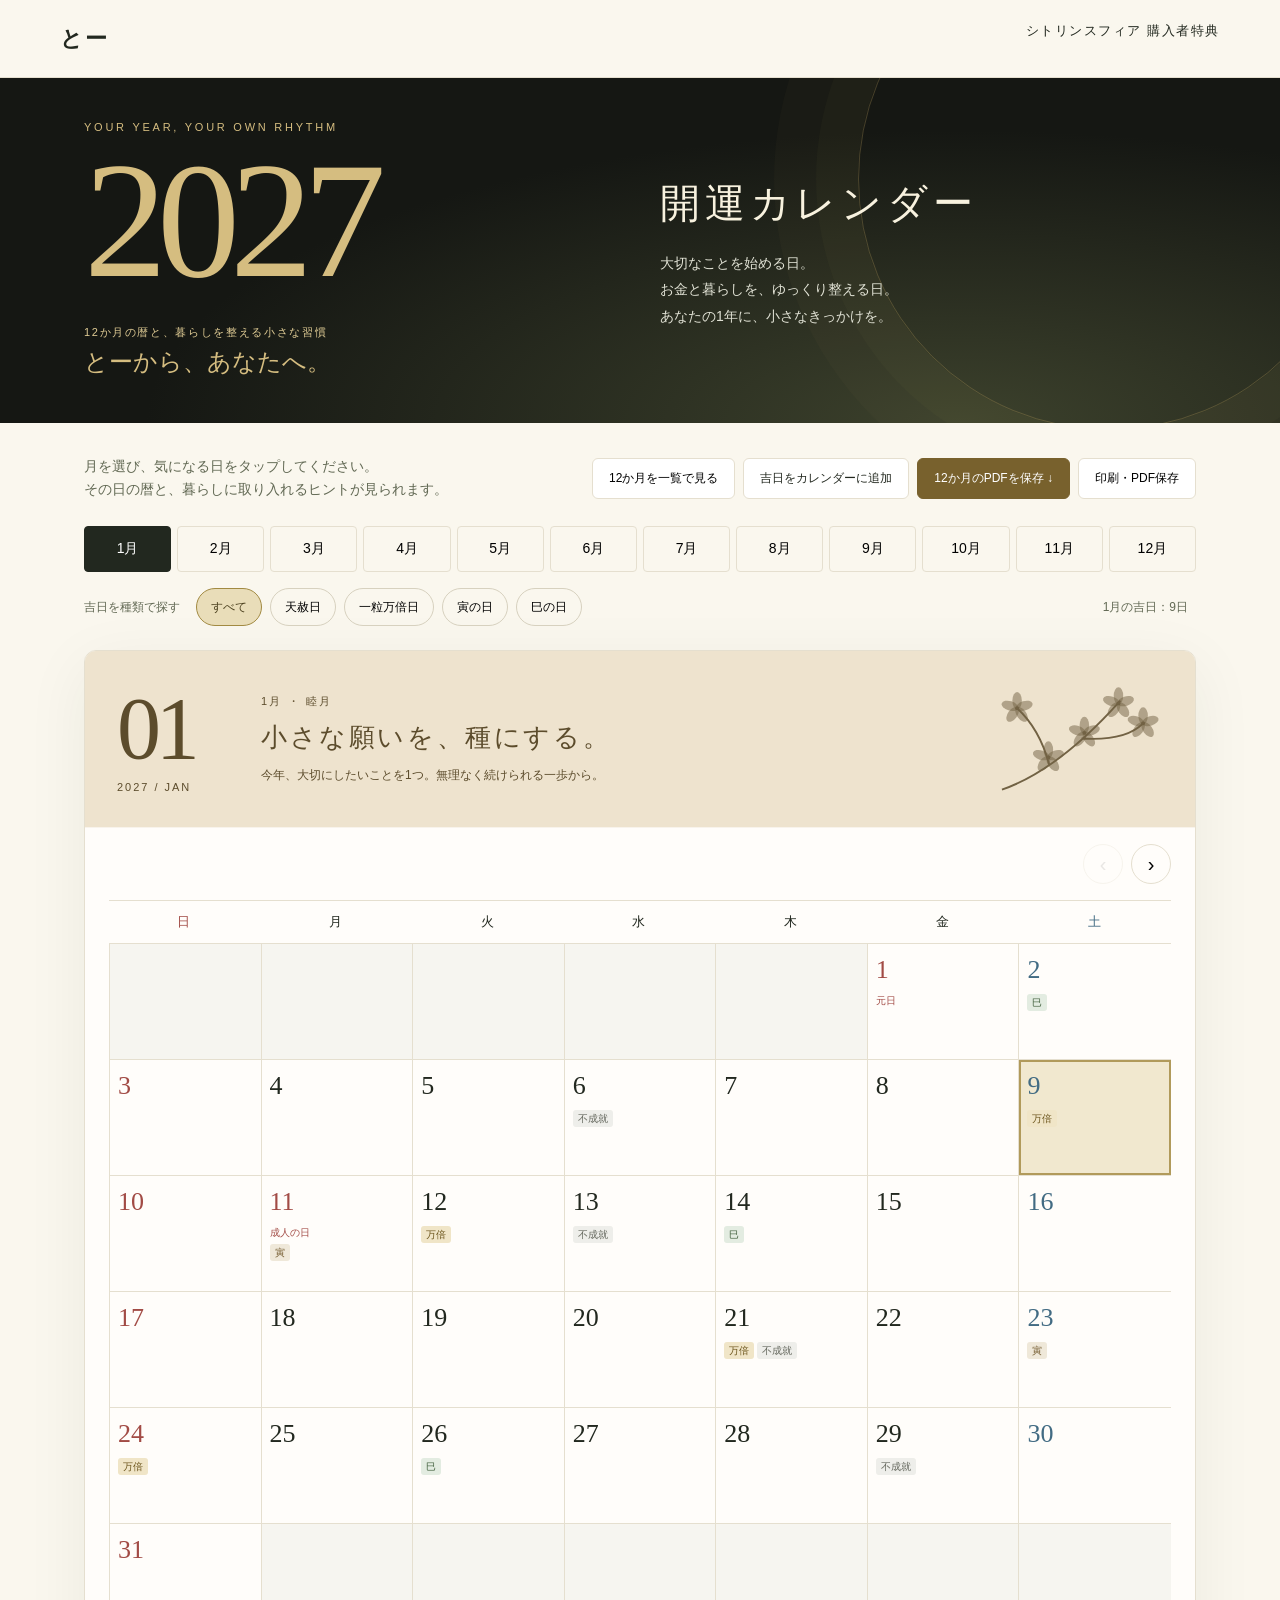
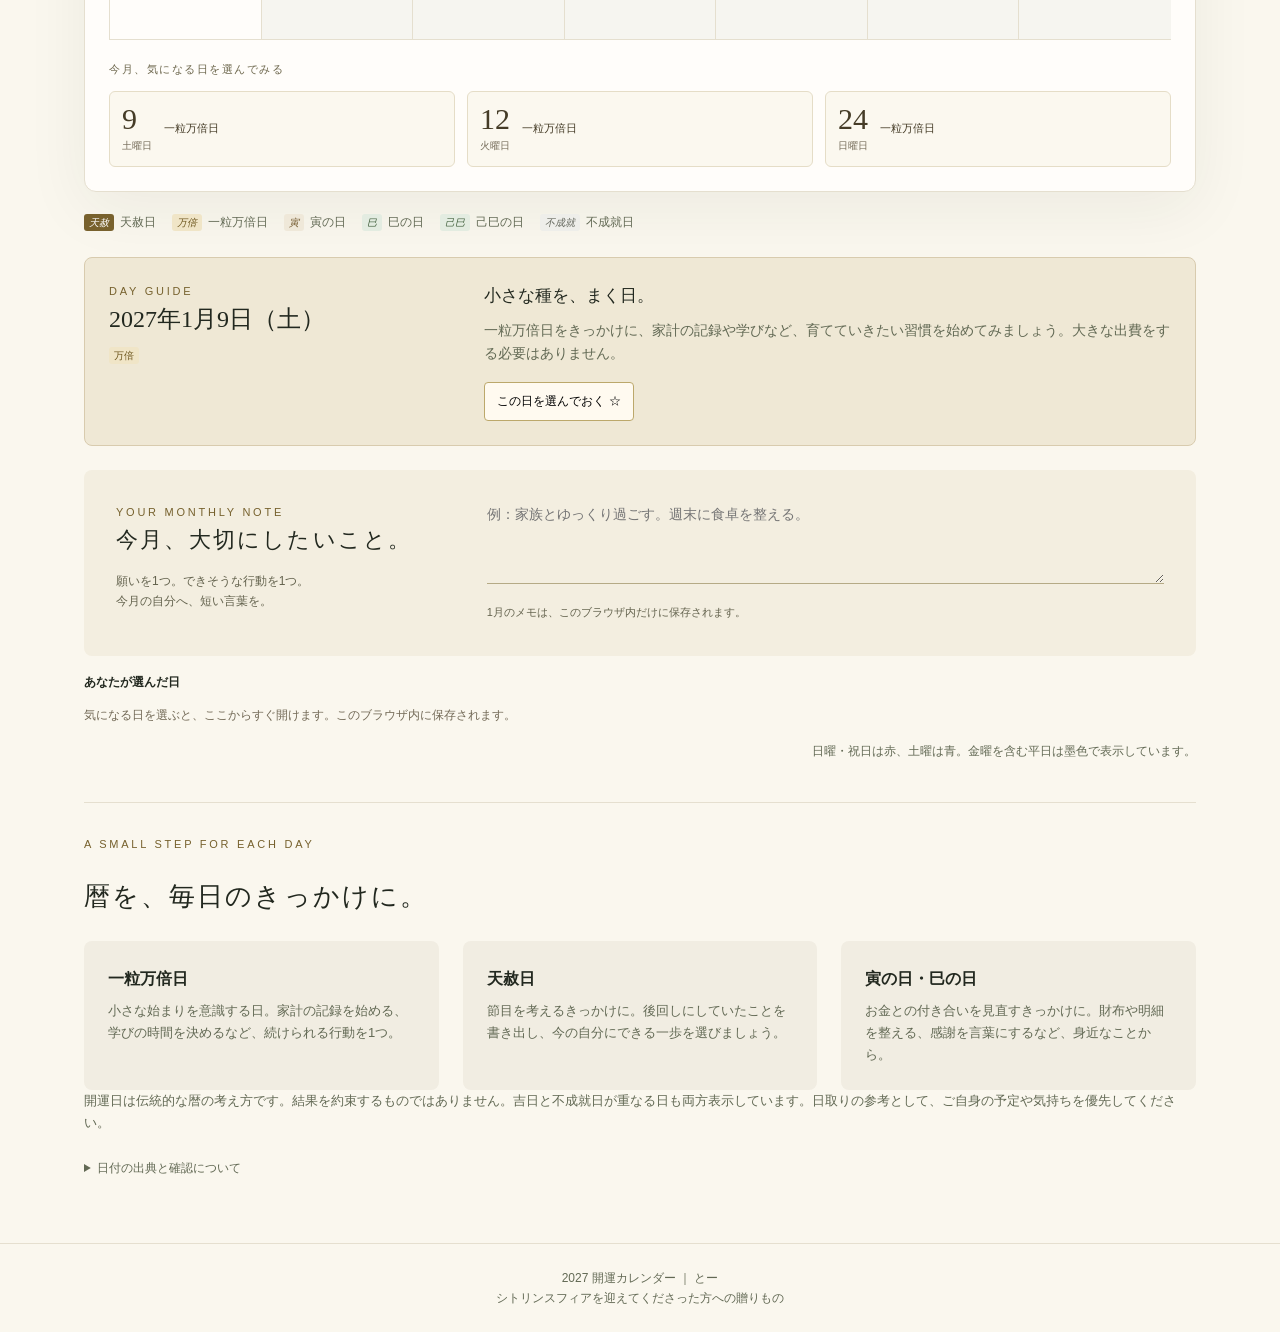
<file: gifts/2027/calendar/index.html>
<!doctype html><html lang="ja"><head><meta charset="utf-8"><meta name="viewport" content="width=device-width,initial-scale=1"><meta name="robots" content="noindex,nofollow"><meta name="theme-color" content="#151713"><title>2027年 開運カレンダー｜とー 購入者特典</title><style>
:root{--ink:#22281f;--paper:#faf7ee;--gold:#b19a5b;--line:#e5dfcf;--muted:#626954;--red:#a24b45;--blue:#426b83}*{box-sizing:border-box}body{margin:0;background:var(--paper);color:var(--ink);font-family:-apple-system,BlinkMacSystemFont,"Noto Sans JP","Hiragino Kaku Gothic ProN",sans-serif;line-height:1.7}button,a{touch-action:manipulation}button{font:inherit;cursor:pointer}a{color:inherit}button:focus-visible,a:focus-visible{outline:3px solid #936f27;outline-offset:4px}.brand{padding:20px max(24px,calc((100vw - 1160px)/2));display:flex;justify-content:space-between;border-bottom:1px solid var(--line);font-size:13px;letter-spacing:.12em}.brand b{font-family:serif;font-size:22px}.hero{background:#151713;color:#f8f2df;position:relative;overflow:hidden}.hero:after{content:"";width:500px;height:500px;border:1px solid #b19a5b50;position:absolute;border-radius:50%;right:-80px;top:-150px;box-shadow:0 0 0 42px #b19a5b09,0 0 0 84px #b19a5b08;pointer-events:none}.hero-inner{max-width:1160px;margin:auto;padding:48px 24px;display:grid;grid-template-columns:1fr 1fr;align-items:center;gap:40px;position:relative;z-index:1}.year{font-family:Georgia,serif;font-size:clamp(90px,13vw,166px);line-height:1;letter-spacing:-.06em;color:#d5bd80}.eyebrow{font-size:11px;letter-spacing:.25em;color:#d5bd80}.hero h1{font-family:"Hiragino Mincho ProN",serif;font-weight:500;font-size:38px;line-height:1.5;letter-spacing:.12em;margin:16px 0}.hero p{font-size:14px;line-height:1.9;color:#e0e1d4}.hero .signature{font-family:serif;font-size:24px;color:#d5bd80}.main{max-width:1160px;margin:auto;padding:32px 24px 64px}.intro{display:flex;align-items:center;justify-content:space-between;gap:24px;margin-bottom:24px}.intro p{margin:0;font-size:14px;color:var(--muted)}.tools{display:flex;gap:8px;flex-wrap:wrap}.tools button,.tools a{padding:9px 16px;border:1px solid var(--line);border-radius:6px;font-size:12px;text-decoration:none;background:#fff}.month-tabs{display:grid;grid-template-columns:repeat(12,1fr);gap:6px;margin:24px 0}.month-tabs button{border:1px solid var(--line);background:transparent;padding:10px 0;border-radius:4px;white-space:nowrap;font-size:14px}.month-tabs button[aria-pressed=true]{background:var(--ink);color:white;border-color:var(--ink)}.calendar{border:1px solid var(--line);background:#fffdfa;border-radius:12px;padding:24px;box-shadow:0 12px 48px #25261908}.month-head{display:flex;align-items:center;justify-content:space-between;margin-bottom:24px}.month-title{display:flex;align-items:baseline;gap:14px}.month-title strong{font-size:54px;font-family:Georgia,serif;font-weight:400;line-height:1}.month-title span{font-size:18px;letter-spacing:.15em}.month-title small{font-family:Georgia,serif;letter-spacing:.1em;color:var(--muted);font-size:12px}.arrows{display:flex;gap:8px}.arrows button{background:none;border:1px solid var(--line);border-radius:50%;width:40px;height:40px;font-size:20px}.arrows button:disabled{opacity:.3;cursor:default}.week,.days{display:grid;grid-template-columns:repeat(7,minmax(0,1fr))}.week{font-size:13px;letter-spacing:.16em;text-align:center;padding:10px 0;border-top:1px solid var(--line);border-bottom:1px solid var(--line)}.sun{color:var(--red)}.sat{color:var(--blue)}.day{min-width:0;min-height:118px;padding:10px 8px;display:flex;flex-direction:column;align-items:flex-start;border:0;border-right:1px solid var(--line);border-bottom:1px solid var(--line);background:transparent;text-align:left;color:var(--ink);position:relative}.day:nth-child(7n){border-right:0}.day:hover{background:#f5efd9}.day.selected{background:#f1e8cf;box-shadow:inset 0 0 0 2px #b19a5b}.day.special{background:#f7f0dd}.day .num{font-family:Georgia,serif;font-size:23px;line-height:1.2;margin-bottom:8px}.day .holiday{font-size:10px;color:var(--red);line-height:1.4;margin-bottom:4px}.labels{display:flex;flex-wrap:wrap;gap:3px}.tag{font-size:10px;line-height:1.5;border-radius:3px;white-space:nowrap;padding:1px 5px;background:#f0e5c7;color:#6c551c}.tag.tensha{background:#78612d;color:#fff}.tag.tora{background:#efe8d9;color:#72592d}.tag.mi{background:#e3ece1;color:#456340}.tag.caution{background:#eeeeea;color:#64675d}.day.sun .num,.day.holiday-day .num{color:var(--red)}.day.sat .num{color:var(--blue)}.empty{background:#f6f5f0;cursor:default}.detail{margin:24px 0 0;background:#f6f2e7;border:1px solid var(--line);padding:24px;border-radius:8px;display:grid;grid-template-columns:1fr 2fr;gap:32px}.detail-date{font-size:24px;font-family:serif;line-height:1.6}.detail h3{margin:0 0 8px;font-weight:500;font-size:17px}.detail p{font-size:14px;color:var(--muted);margin:8px 0}.detail .labels{margin:8px 0 16px}.hint{font-size:12px;color:var(--muted);text-align:right;margin-top:12px}.legend{display:flex;gap:16px;flex-wrap:wrap;margin:20px 0;font-size:12px;color:var(--muted)}.legend span{display:flex;gap:6px;align-items:center}.guide{margin-top:48px;padding-top:32px;border-top:1px solid var(--line)}.guide h2{font-family:serif;font-weight:500;font-size:26px;letter-spacing:.08em}.guide-grid{display:grid;grid-template-columns:repeat(3,1fr);gap:24px}.guide article{padding:24px;background:#f1ede2;border-radius:8px}.guide h3{font-size:16px;margin:0 0 8px}.guide p{font-size:13px;color:var(--muted);margin:0}.note{font-size:12px;color:var(--muted);margin-top:24px}details{margin-top:24px;font-size:12px;color:var(--muted)}summary{cursor:pointer}footer{text-align:center;border-top:1px solid var(--line);padding:24px;font-size:12px;color:var(--muted)}.year-view .calendar{margin:24px 0}.year-view .arrows{display:none}[hidden]{display:none!important}@media(max-width:700px){.brand{padding:16px 20px}.hero-inner{grid-template-columns:1fr;gap:20px;padding:32px 20px}.year{font-size:100px}.hero h1{font-size:28px;margin:8px 0}.hero p{font-size:13px}.hero:after{right:-280px;top:-80px}.main{padding:24px 12px 40px}.intro{display:block;padding:0 8px}.tools{margin-top:16px}.month-tabs{grid-template-columns:repeat(6,1fr);gap:6px}.month-tabs button{padding:9px 0}.calendar{padding:16px 8px;border-radius:8px}.month-head{padding:0 8px;margin-bottom:16px}.month-title strong{font-size:40px}.month-title small{display:none}.day{min-height:92px;padding:7px 3px}.day .num{font-size:21px;margin-bottom:5px}.tag{font-size:9px;padding:1px 3px}.day .holiday{font-size:9px}.detail{grid-template-columns:1fr;gap:12px;margin:16px 8px 0;padding:20px}.detail-date{font-size:21px}.guide{padding:24px 8px 0}.guide-grid{grid-template-columns:1fr;gap:12px}.guide article{padding:20px}.legend{gap:8px 12px;padding:0 8px}.hint{padding:0 8px;text-align:left}}@media print{@page{size:A4 landscape;margin:12mm}body{background:#fff;font-size:10px}.brand,.hero,.intro,.month-tabs,.detail,.legend,.guide,footer,.hint,.arrows{display:none!important}.main{padding:0;max-width:none}.calendar{display:block!important;break-after:page;border:0;padding:0;box-shadow:none}.calendar:last-child{break-after:auto}.month-title strong{font-size:32px}.month-title:after{content:'2027年 開運カレンダー ｜ とー';font-size:12px;margin-left:24px}.day{min-height:21mm;print-color-adjust:exact}.week{padding:5px 0}.month-head{margin-bottom:10px}.day .num{font-size:20px}.tag{font-size:9px}}

.hero-inner{padding:40px 24px}.hero h1{font-size:40px}.hero{background:radial-gradient(ellipse at 75% 100%,#3c412c 0,transparent 60%),#151713}.edition-kicker{font-size:11px;letter-spacing:.15em;color:#e0cc95;margin-top:20px}.main{max-width:1160px}.calendar{padding:0;overflow:hidden;box-shadow:0 16px 64px #24281910}.month-banner{padding:28px 32px;display:grid;grid-template-columns:120px 1fr 180px;gap:24px;align-items:center;background:var(--month-paper,#f0e9d8);color:var(--month-ink,#394630);border-bottom:1px solid #fff9;position:relative}.month-banner .month-big{font:88px/1 Georgia,serif;letter-spacing:-.06em}.month-banner .month-big small{font:11px sans-serif;letter-spacing:.18em;display:block;margin-top:8px}.month-banner h2{word-break:keep-all;overflow-wrap:anywhere;font-family:serif;font-size:26px;font-weight:500;letter-spacing:.1em;line-height:1.5;margin:0 0 8px}.month-banner p{font-size:12px;margin:0;line-height:1.8}.season-art{width:180px;height:120px;opacity:.85}.calendar .month-head{padding:16px 24px;margin:0;justify-content:flex-end}.calendar .month-title{display:none}.calendar .week,.calendar .days{margin:0 24px}.calendar .days{border-left:1px solid var(--line)}.day{min-height:116px}.day .num{font-size:26px}.day.special{background:#f2e7c8}.day.filter-match{box-shadow:inset 0 0 0 2px #b69a48;background:#f5ecd0}.filter-bar{display:flex;align-items:center;gap:8px;flex-wrap:wrap;margin:8px 0 24px}.filter-bar>span{font-size:12px;color:var(--muted);margin-right:8px}.filter-bar button{border:1px solid #d7d1bf;background:transparent;padding:8px 14px;border-radius:24px;font-size:12px}.filter-bar button[aria-pressed=true]{background:#e9ddb9;border-color:#a28a42;color:#4c411f}.filter-summary{font-size:12px;margin-left:auto;color:#73623b}.monthly-picks{padding:20px 24px 24px}.picks-heading{font-size:11px;letter-spacing:.14em;color:#6e684e;margin:0 0 12px}.picks-grid{display:grid;grid-template-columns:repeat(3,1fr);gap:12px}.pick{display:flex;gap:12px;align-items:center;padding:12px;border:1px solid #e5ddc7;border-radius:6px;background:#fbf8ef;text-align:left;color:#453c27}.pick strong{font:30px Georgia,serif;line-height:1}.pick small{display:block;font-size:10px;font-weight:400;color:#736a57}.pick .pick-label{font-size:11px;line-height:1.6}.detail{background:#efe8d5;border-color:#d8cbae}.date-tools{display:flex;gap:8px;margin-top:16px}.date-tools button,.date-tools a{padding:8px 12px;border:1px solid #bca86b;background:#fffaf0;border-radius:4px;font-size:12px;text-decoration:none}.wish-section{padding:24px 32px;background:#f3eee0;display:grid;grid-template-columns:1fr 2fr;gap:32px;align-items:center;margin-top:24px;border-radius:8px}.wish-section h3{font-family:serif;font-weight:500;letter-spacing:.1em;margin:0 0 8px;font-size:22px}.wish-section p{font-size:12px;color:#64634e}.wish-section textarea{width:100%;min-height:90px;border:0;border-bottom:1px solid #b5aa86;background:transparent;padding:8px 0;font-family:inherit;font-size:14px;line-height:1.8;color:#343929;resize:vertical;border-radius:0}.saved-dates{margin-top:16px;font-size:12px}.saved-dates button{margin:4px 4px 0 0;border:1px solid #dfd5b8;background:#faf5e6;padding:6px 10px;border-radius:4px;font:inherit}.tools a.pdf-button{background:#78612d;color:#fff;border-color:#78612d}.guide{margin-top:40px}.main .hint{margin-top:16px}.month-tabs{margin-bottom:16px}.wish-status{font-size:11px!important}.month-banner .month-jp{font-size:11px;letter-spacing:.2em;margin-bottom:8px}
@media(max-width:700px){.hero h1{font-size:30px}.month-banner{padding:20px 16px;grid-template-columns:60px 1fr;gap:16px}.month-banner .month-big{font-size:54px}.month-banner h2{font-size:21px;letter-spacing:.03em}.month-banner .season-art{position:absolute;right:0;top:0;width:100px;height:100px;opacity:.18}.month-banner .month-copy{position:relative;z-index:1}.month-banner p{font-size:11px}.calendar .week,.calendar .days{margin:0 8px}.calendar .month-head{padding:10px 12px}.day{min-height:96px}.day .num{font-size:22px}.monthly-picks{padding:16px 12px}.picks-grid{gap:6px}.pick{padding:10px 6px;display:block}.pick strong{font-size:25px}.pick .pick-label{font-size:10px;margin-top:6px}.filter-bar{gap:6px;margin-bottom:16px}.filter-bar>span{width:100%}.filter-bar button{padding:7px 10px;font-size:11px}.filter-summary{width:100%;margin:4px 0}.wish-section{grid-template-columns:1fr;gap:8px;padding:20px}.detail{margin-left:0;margin-right:0}.intro{padding:0}.tools button,.tools a{padding:9px 12px}}
@media print{.month-banner{display:grid!important;padding:14px 20px;grid-template-columns:80px 1fr 140px;print-color-adjust:exact}.month-banner .month-big{font-size:52px}.month-banner h2{font-size:22px}.month-banner .season-art{height:80px;width:140px}.calendar .month-head,.monthly-picks,.filter-bar,.wish-section,.saved-dates{display:none!important}.calendar .week,.calendar .days{margin:0}.day{min-height:22mm}.day.filter-match{box-shadow:none}.calendar .month-title{display:none}.month-banner .month-copy:after{content:'2027年 開運カレンダー ｜ とー';font-size:10px;display:block;margin-top:8px}}
</style></head><body><header class="brand"><b>とー</b><span>シトリンスフィア 購入者特典</span></header><section class="hero"><div class="hero-inner"><div><div class="eyebrow">YOUR YEAR, YOUR OWN RHYTHM</div><div class="year">2027</div><div class="edition-kicker">12か月の暦と、暮らしを整える小さな習慣</div><div class="signature">とーから、あなたへ。</div></div><div><h1>開運カレンダー</h1><p>大切なことを始める日。<br>お金と暮らしを、ゆっくり整える日。<br>あなたの1年に、小さなきっかけを。</p></div></div></section><main class="main"><div class="intro"><p>月を選び、気になる日をタップしてください。<br>その日の暦と、暮らしに取り入れるヒントが見られます。</p><div class="tools"><button id="yearButton">12か月を一覧で見る</button><a href="kaiun-2027.ics" download>吉日をカレンダーに追加</a><a class="pdf-button" href="kaiun-calendar-2027.pdf" download>12か月のPDFを保存 ↓</a><button id="printButton">印刷・PDF保存</button></div></div><nav class="month-tabs" aria-label="月を選ぶ"></nav><div class="filter-bar" aria-label="吉日の種類で探す"></div><div id="calendarPanels"></div><div class="legend"><span><i class="tag tensha">天赦</i>天赦日</span><span><i class="tag">万倍</i>一粒万倍日</span><span><i class="tag tora">寅</i>寅の日</span><span><i class="tag mi">巳</i>巳の日</span><span><i class="tag mi">己巳</i>己巳の日</span><span><i class="tag caution">不成就</i>不成就日</span></div><section class="detail" aria-live="polite"><div><div class="eyebrow" style="color:#76612d">DAY GUIDE</div><div class="detail-date" id="detailDate">日付を選んでください</div><div id="detailTags" class="labels"></div></div><div><h3 id="detailTitle">あなたのペースで、1年を整える。</h3><p id="detailText">吉日が重なる日も、何も印のない日もあります。大切な予定と照らし合わせて、無理のない日を選んでください。</p></div></section><section class="wish-section"><div><div class="eyebrow" style="color:#76612d">YOUR MONTHLY NOTE</div><h3>今月、大切にしたいこと。</h3><p>願いを1つ。できそうな行動を1つ。<br>今月の自分へ、短い言葉を。</p></div><div><textarea id="monthlyWish" aria-label="今月の願いと行動" placeholder="例：家族とゆっくり過ごす。週末に食卓を整える。"></textarea><p class="wish-status" id="wishStatus">メモはこのブラウザ内だけに保存されます。</p></div></section><section class="saved-dates" aria-label="お気に入りの日付"><b>あなたが選んだ日</b><div id="savedDates"></div></section><div class="hint">日曜・祝日は赤、土曜は青。金曜を含む平日は墨色で表示しています。</div><section class="guide"><div class="eyebrow" style="color:#76612d">A SMALL STEP FOR EACH DAY</div><h2>暦を、毎日のきっかけに。</h2><div class="guide-grid"><article><h3>一粒万倍日</h3><p>小さな始まりを意識する日。家計の記録を始める、学びの時間を決めるなど、続けられる行動を1つ。</p></article><article><h3>天赦日</h3><p>節目を考えるきっかけに。後回しにしていたことを書き出し、今の自分にできる一歩を選びましょう。</p></article><article><h3>寅の日・巳の日</h3><p>お金との付き合いを見直すきっかけに。財布や明細を整える、感謝を言葉にするなど、身近なことから。</p></article></div><p class="note">開運日は伝統的な暦の考え方です。結果を約束するものではありません。吉日と不成就日が重なる日も両方表示しています。日取りの参考として、ご自身の予定や気持ちを優先してください。</p><details><summary>日付の出典と確認について</summary><p>曜日は2027年のグレゴリオ暦に基づき算出。祝日は<a href="https://www8.cao.go.jp/chosei/shukujitsu/gaiyou.html" target="_blank" rel="noopener">内閣府の2027年祝日一覧</a>を参照しています。</p><p>吉日は<a href="https://tools.digrart.jp/kichijitsu-calendar/2027/" target="_blank" rel="noopener">digtools</a>と<a href="https://www.calend.jp/ichiryumanbaibi/2027" target="_blank" rel="noopener">Calend</a>の各日程を照合しています。2026年10月11日確認。流派によって解釈が異なる場合があります。</p></details></section><noscript>このカレンダーの表示にはJavaScriptを有効にしてください。</noscript></main><footer>2027 開運カレンダー ｜ とー<br>シトリンスフィアを迎えてくださった方への贈りもの</footer><script src="data.js"></script><script>
const days=CALENDAR_DATA,week=['日','月','火','水','木','金','土'],english=['JANUARY','FEBRUARY','MARCH','APRIL','MAY','JUNE','JULY','AUGUST','SEPTEMBER','OCTOBER','NOVEMBER','DECEMBER'];let activeMonth=1,yearMode=false;const names={'一粒万倍日':'万倍','天赦日':'天赦','寅の日':'寅','巳の日':'巳','己巳の日':'己巳','不成就日':'不成就'};const classes={'天赦日':'tensha','寅の日':'tora','巳の日':'mi','己巳の日':'mi','不成就日':'caution'};
function tagsHTML(tags){return tags.filter(t=>!(t==='巳の日'&&tags.includes('己巳の日'))).map(t=>`<span class="tag ${classes[t]||''}">${names[t]}</span>`).join('')}
for(let m=1;m<=12;m++){const btn=document.createElement('button');btn.textContent=m+'月';btn.dataset.month=m;btn.setAttribute('aria-pressed',m===1?'true':'false');btn.onclick=()=>showMonth(m);document.querySelector('.month-tabs').append(btn);const monthDays=days.filter(d=>Number(d.date.slice(5,7))===m);let cells='';for(let i=0;i<monthDays[0].weekday;i++)cells+='<div class="day empty" aria-hidden="true"></div>';for(const d of monthDays){const num=Number(d.date.slice(8));const cls=[d.weekday===0?'sun':'',d.weekday===6?'sat':'',d.holiday?'holiday-day':'',d.tags.includes('天赦日')?'special':''].join(' ');cells+=`<button class="day ${cls}" data-date="${d.date}" aria-label="${m}月${num}日 ${week[d.weekday]}曜日 ${d.holiday} ${d.tags.join('・')}"><span class="num">${num}</span>${d.holiday?`<span class="holiday">${d.holiday}</span>`:''}<span class="labels">${tagsHTML(d.tags)}</span></button>`}const count=monthDays[0].weekday+monthDays.length;for(let i=count;i%7!==0;i++)cells+='<div class="day empty" aria-hidden="true"></div>';const panel=document.createElement('section');panel.className='calendar';panel.id='month-'+m;panel.hidden=m!==1;panel.setAttribute('aria-label','2027年'+m+'月');panel.innerHTML=`<div class="month-head"><div class="month-title"><strong>${String(m).padStart(2,'0')}</strong><span>月</span><small>${english[m-1]}</small></div><div class="arrows"><button aria-label="前の月" data-prev ${m===1?'disabled':''}>‹</button><button aria-label="次の月" data-next ${m===12?'disabled':''}>›</button></div></div><div class="week">${week.map((w,i)=>`<span class="${i===0?'sun':i===6?'sat':''}">${w}</span>`).join('')}</div><div class="days">${cells}</div>`;panel.querySelector('[data-prev]').onclick=()=>showMonth(m-1);panel.querySelector('[data-next]').onclick=()=>showMonth(m+1);document.querySelector('#calendarPanels').append(panel)}
function showMonth(m){activeMonth=m;yearMode=false;document.body.classList.remove('year-view');document.querySelector('#yearButton').textContent='12か月を一覧で見る';document.querySelectorAll('.calendar').forEach((p,i)=>p.hidden=i+1!==m);document.querySelectorAll('[data-month]').forEach(b=>b.setAttribute('aria-pressed',Number(b.dataset.month)===m?'true':'false'));selectDay(days.find(d=>Number(d.date.slice(5,7))===m&&(d.tags.includes('天赦日')||d.tags.includes('一粒万倍日')))||days.find(d=>Number(d.date.slice(5,7))===m))}
function selectDay(d){document.querySelectorAll('.day.selected').forEach(x=>x.classList.remove('selected'));document.querySelector(`[data-date="${d.date}"]`).classList.add('selected');document.querySelector('#detailDate').textContent=`2027年${Number(d.date.slice(5,7))}月${Number(d.date.slice(8))}日（${week[d.weekday]}）`;document.querySelector('#detailTags').innerHTML=tagsHTML(d.tags);let title='暮らしを、静かに整える日。',text='今日できる小さなことを1つ。家計を確かめる、身の回りを片づける、大切な人に感謝を伝えるなど、あなたのペースで。';if(d.tags.includes('天赦日')){title='新しい一歩を、ゆっくり選ぶ。';text='伝統的な暦で天赦日と呼ばれる日です。始めたいことを書き出して、無理なく続けられる行動を1つ決めてみましょう。'}else if(d.tags.includes('一粒万倍日')){title='小さな種を、まく日。';text='一粒万倍日をきっかけに、家計の記録や学びなど、育てていきたい習慣を始めてみましょう。大きな出費をする必要はありません。'}else if(d.tags.includes('巳の日')||d.tags.includes('寅の日')){title='お金との付き合いを、整える。';text='財布の中や支出の明細を見直す日に。大切にしたい使い方を考え、今ある豊かさに目を向けてみてください。'}if(d.tags.includes('不成就日'))text+=' 不成就日も重なっています。解釈には諸説あるため、予定を急いで決めず、ご自身が安心できる日取りを選んでください。';if(d.holiday)text+=' 今日は'+d.holiday+'です。';document.querySelector('#detailTitle').textContent=title;document.querySelector('#detailText').textContent=text}
document.querySelectorAll('[data-date]').forEach(b=>b.onclick=()=>selectDay(days.find(d=>d.date===b.dataset.date)));document.querySelector('#yearButton').onclick=()=>{if(yearMode){showMonth(activeMonth);return}yearMode=true;document.body.classList.add('year-view');document.querySelectorAll('.calendar').forEach(p=>p.hidden=false);document.querySelector('#yearButton').textContent='月ごとの表示に戻る'};document.querySelector('#printButton').onclick=()=>window.print();let hiddenBefore=[];window.addEventListener('beforeprint',()=>{hiddenBefore=[...document.querySelectorAll('.calendar')].map(p=>p.hidden);document.querySelectorAll('.calendar').forEach(p=>p.hidden=false)});window.addEventListener('afterprint',()=>document.querySelectorAll('.calendar').forEach((p,i)=>p.hidden=hiddenBefore[i]));showMonth(1);
</script><script src="edition.js"></script></body></html>
</file>
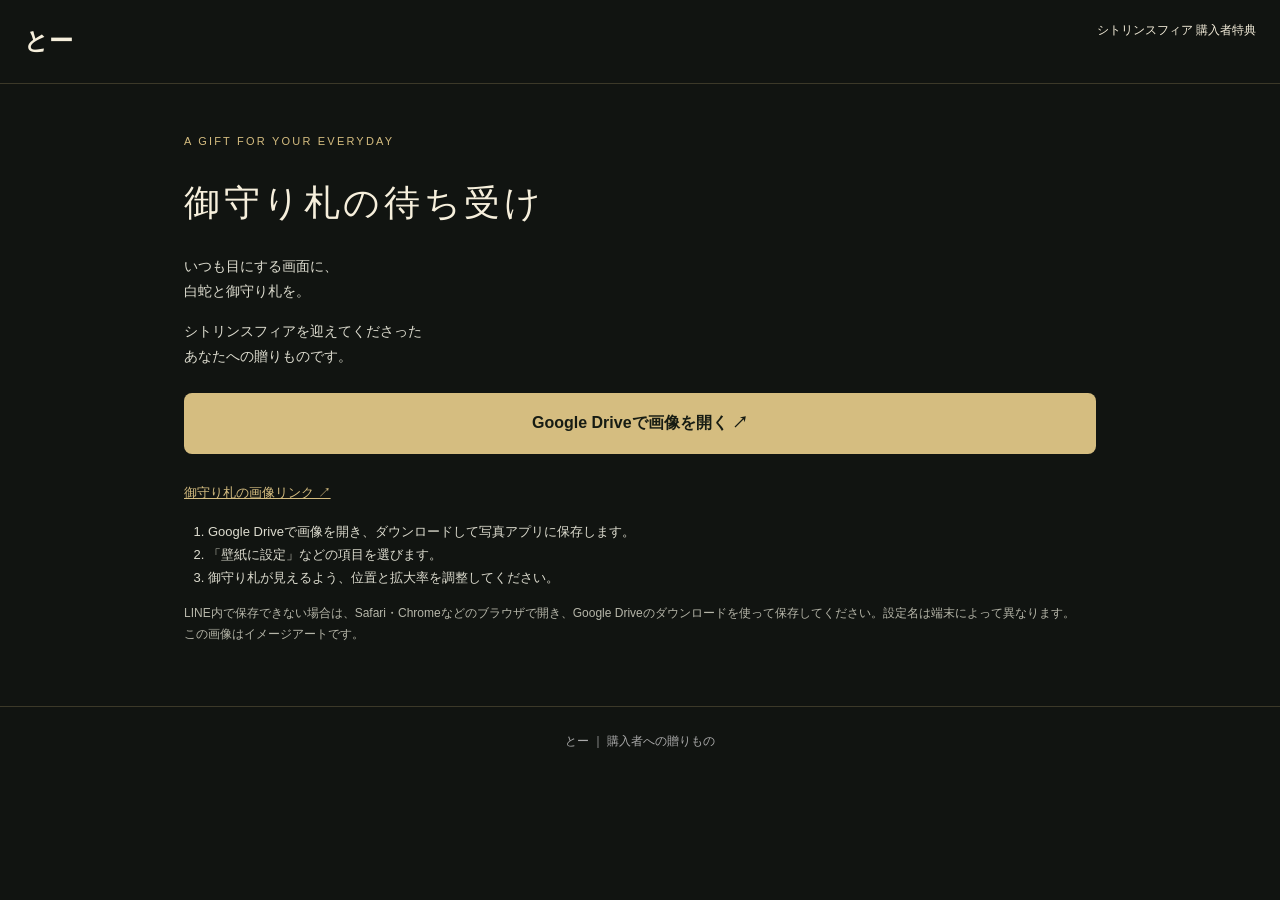
<file: gifts/2027/wallpaper/index.html>
<!doctype html><html lang="ja"><head><meta charset="utf-8"><meta name="viewport" content="width=device-width,initial-scale=1"><meta name="robots" content="noindex,nofollow"><meta name="theme-color" content="#111411"><title>御守り札の待ち受け｜とー 購入者特典</title><style>*{box-sizing:border-box}body{margin:0;background:#111411;color:#f6efdc;font-family:-apple-system,BlinkMacSystemFont,"Hiragino Kaku Gothic ProN",sans-serif;line-height:1.8}header{padding:20px 24px;border-bottom:1px solid #bca77240;display:flex;justify-content:space-between;font-size:12px}header b{font-family:serif;font-size:24px}main{max-width:960px;padding:48px 24px;margin:auto;display:grid;grid-template-columns:1fr;gap:32px;align-items:center}.preview{max-width:300px;margin:auto;padding:10px;border:1px solid #8c7b5440;border-radius:36px;background:#070807;box-shadow:0 20px 80px #0006}.preview img{width:100%;display:block;border-radius:26px}.eyebrow{letter-spacing:.2em;font-size:11px;color:#d5bd80}h1{font-family:serif;font-weight:500;font-size:36px;line-height:1.5;letter-spacing:.1em}p{color:#dddccf;font-size:14px}.button{display:block;background:#d5bd80;color:#171c13;text-decoration:none;text-align:center;padding:16px 24px;border-radius:8px;font-weight:600;margin:24px 0}.secondary{font-size:13px;color:#d5bd80}ol{padding-left:24px;color:#dddccf;font-size:13px}.note{font-size:12px;color:#b6b6a9}footer{text-align:center;padding:24px;border-top:1px solid #bca77240;font-size:12px;color:#aaa}@media(max-width:650px){main{grid-template-columns:1fr;gap:32px;padding:32px 24px}h1{font-size:30px}.preview{max-width:220px}.copy{order:-1}}a:focus-visible{outline:3px solid #fff;outline-offset:4px}</style></head><body><header><b>とー</b><span>シトリンスフィア 購入者特典</span></header><main><div class="copy"><div class="eyebrow">A GIFT FOR YOUR EVERYDAY</div><h1>御守り札の待ち受け</h1><p>いつも目にする画面に、<br>白蛇と御守り札を。</p><p>シトリンスフィアを迎えてくださった<br>あなたへの贈りものです。</p><a class="button" href="https://drive.google.com/file/d/19ph9kDWX4YT2sXtG_ULq4IwGBiBm7Gxb/view?usp=sharing" target="_blank" rel="noopener">Google Driveで画像を開く ↗</a><a class="secondary" href="https://drive.google.com/file/d/19ph9kDWX4YT2sXtG_ULq4IwGBiBm7Gxb/view?usp=sharing" target="_blank" rel="noopener">御守り札の画像リンク ↗</a><ol><li>Google Driveで画像を開き、ダウンロードして写真アプリに保存します。</li><li>「壁紙に設定」などの項目を選びます。</li><li>御守り札が見えるよう、位置と拡大率を調整してください。</li></ol><p class="note">LINE内で保存できない場合は、Safari・Chromeなどのブラウザで開き、Google Driveのダウンロードを使って保存してください。設定名は端末によって異なります。<br>この画像はイメージアートです。</p></div></main><footer>とー ｜ 購入者への贈りもの</footer></body></html>
</file>
<file: assets/editorial.css>
:root{--ink:#171713;--ink2:#22221c;--moon:#eeebe2;--moon-dim:#bdb9ac;--gold:#b49a62;--gold-hi:#e2c990;--line:rgba(152,132,89,.3);--body:"Shippori Mincho B1",serif;--disp:"Zen Old Mincho",serif}
*{box-sizing:border-box;margin:0;padding:0}
html{scroll-behavior:smooth;scroll-padding-bottom:110px}
body{background:var(--ink);color:var(--moon);font-family:var(--body);font-size:17px;line-height:2.15;letter-spacing:.045em;-webkit-font-smoothing:antialiased;padding-bottom:90px}
img{display:block;max-width:100%;height:auto}a{color:inherit}button{font:inherit}p{margin-bottom:1.6em}p:last-child{margin-bottom:0}strong{font-weight:600;color:var(--gold-hi)}em{font-style:normal;color:var(--gold-hi)}
.wrap{max-width:760px;padding:0 40px;margin:auto}section{padding:110px 0;position:relative}.sec-a,.sec-b{background:none}
h2{font-family:var(--disp);font-size:clamp(27px,3vw,38px);line-height:1.65;letter-spacing:.1em;font-weight:500;margin:0 0 30px;text-wrap:balance}
.eyebrow{font-family:"Cormorant Garamond",serif;font-size:13px;letter-spacing:.24em;color:var(--gold);margin-bottom:20px;line-height:1.4}
.gline{width:42px;height:1px;background:var(--gold);margin:0 0 36px}.band{display:none}.rv{opacity:1;transform:none}.gg{color:var(--gold-hi)}
.hero{position:relative;min-height:800px;height:calc(100svh - 82px);max-height:1100px;background:#100f0d;overflow:hidden;display:flex;align-items:center}
.hero-img{position:absolute;right:0;top:0;width:58%;height:100%;object-fit:cover;object-position:center 65%}
.hero-veil{position:absolute;inset:0;background:linear-gradient(90deg,#100f0d 0%,#100f0d 32%,rgba(16,15,13,.5) 48%,transparent 65%);pointer-events:none}
.hero-glow,.skirt{display:none}.hero-inner{position:relative;z-index:1;width:52%;padding:40px 0 70px max(6vw,32px)}
.hero-kicker{font-size:13px;letter-spacing:.25em;color:#ccc2a9;margin-bottom:38px}
.hero-title{font-family:var(--disp);font-size:clamp(31px,3.5vw,54px);line-height:1.7;font-weight:500;letter-spacing:.1em;color:#f0e9d6;margin-bottom:24px;white-space:nowrap}
.hero-sub{font-size:14px;letter-spacing:.1em;margin-bottom:42px;color:#d4cbb9}.hero-lead{font-size:21px;line-height:2;letter-spacing:.12em;margin-bottom:36px}.hero-limit{font-size:12px;color:#e2c990;border-top:1px solid #655639;padding-top:20px}.hero-date{font-size:13px;color:#c4beaf;margin-top:12px}
.scroll-cue{position:absolute;bottom:32px;left:6vw;font-family:"Cormorant Garamond",serif;font-size:11px;letter-spacing:.2em;text-decoration:none;color:#c4beaf}.scroll-cue span{margin-left:22px}
#welcome,#journey,#why,#voices,#place,#july,#for-you,#receive,#after,#faq{--moon:#34362f;--moon-dim:#65675d;--gold:#89713d;--gold-hi:#675125;color:var(--moon);background:#f3f0e8}
#welcome{padding:120px 0 80px}#welcome .wrap{max-width:800px;border-left:1px solid #b8a57c;padding-left:60px}#welcome h2 br:nth-child(2){display:none}
#journey{padding-top:40px;padding-bottom:90px}#journey .wrap{border-top:1px solid #d8d2c3;padding-top:45px}#journey h2{font-size:26px}#journey .gline{display:none}
.tl{margin-top:32px;border-left:1px solid #b8a57c;padding-left:30px}.ti{position:relative;padding:0 0 25px}.ti:last-child{padding-bottom:0}.ti:before{content:"";position:absolute;left:-35px;top:12px;width:9px;height:9px;background:#f3f0e8;border:1px solid #8c784b;border-radius:50%}.ti.now:before{background:#8c784b}.tl .d{font-family:system-ui,sans-serif;font-size:12px;letter-spacing:.08em;color:#756037;margin-bottom:5px}.tl p{font-size:15px;margin:0}
#legend .wrap,#sphere .wrap{max-width:1100px}#legend .wrap{display:grid;grid-template-columns:1fr 1fr;column-gap:70px;align-items:start}#legend .eyebrow,#legend h2,#legend .gline,#legend .wrap>p,#legend blockquote{grid-column:2}#legend .ph{grid-column:1;grid-row:1/8;margin:0;position:sticky;top:45px}
.ph{margin:36px 0}.ph img{width:100%}.ph .cap,figcaption{font-size:12px;color:var(--moon-dim);letter-spacing:.03em;line-height:1.8;padding-top:14px;text-align:left}
blockquote{font-family:var(--disp);font-size:23px;line-height:1.9;border-left:1px solid var(--gold);padding:6px 0 6px 28px;margin:32px 0 38px}
#why{background:#e8e3d7}#why .qpair{font-family:var(--disp);font-size:26px;line-height:1.8;margin:32px 0;padding:26px 0;border-top:1px solid #c8bfa9;border-bottom:1px solid #c8bfa9}
#voices .wrap{max-width:1050px}.voices{display:grid;grid-template-columns:1fr 1fr;gap:24px;margin:40px 0}.voice-open{border:1px solid #dcd6c9;background:#fff;padding:18px;cursor:zoom-in;align-self:start;color:#5c5e53;text-align:left}.voice-open img{width:100%}.voice-open span{display:block;margin-top:12px;font-size:12px;text-align:right}.voice-open:hover{border-color:#89713d}.vnote{font-size:13px;color:var(--moon-dim);line-height:1.85}
#sphere .wrap{display:grid;grid-template-columns:1fr 1fr;column-gap:70px;align-items:start}#sphere .eyebrow,#sphere h2,#sphere .gline{grid-column:1/-1}#sphere .ph{grid-column:1;grid-row:4/6;margin:0}#sphere .spec,#sphere .wrap>p:last-child{grid-column:2}
.spec{width:100%;border-collapse:collapse;border-top:1px solid var(--line);font-size:15px;margin:0 0 26px}.spec th,.spec td{padding:19px 0;border-bottom:1px solid var(--line);vertical-align:top;text-align:left}.spec th{width:92px;color:var(--gold-hi);font-weight:500}.spec td{color:var(--moon-dim);line-height:1.9}.spec th+td{padding-left:15px}
#place .wrap{max-width:1000px}#place .wrap>p:not(.eyebrow){max-width:650px;margin-left:auto;margin-right:auto}#place .living-photo{margin:50px -40px 0}#place .living-photo img{width:100%;aspect-ratio:3/2;object-fit:cover}#place figcaption{padding-left:40px}#july{padding-top:0}#july .wrap{border-top:1px solid #d6cdbb;padding-top:65px}#july h2{font-size:27px}
#price .wrap{max-width:900px}#price .wrap>p:not(.eyebrow),#price .notfor{max-width:680px;margin-left:auto;margin-right:auto}.pricecard{margin:50px 0;padding:50px;background:#24251f;text-align:center;border:1px solid #514c3d}.corner{display:none}.pricecard .tag{font-size:16px;margin-bottom:25px;color:#e3d9c1}.pcimg{width:280px;margin:0 auto 28px}.pcimg img{width:100%}.pricecard .was{font-size:15px;color:var(--moon-dim);text-decoration:line-through;margin:0 0 8px}.pricecard .now{font-family:"Cormorant Garamond",serif;font-size:72px;line-height:1.2;color:#f1e7cd;letter-spacing:0;margin:0}.pricecard .now small{font-family:var(--body);font-size:15px}.pricecard .meta{font-size:13px;margin-top:10px;color:var(--moon-dim)}
.gifts{margin-top:45px;padding-top:36px;border-top:1px solid #514c3d}.gbadge{font-size:13px;letter-spacing:.08em;color:#cbbd9d;margin-bottom:16px}.gh{font-size:22px;line-height:1.8}.gy{font-size:1.35em}.glist{list-style:none;margin:28px 0 0;padding:0;text-align:left}.glist li{display:flex;gap:22px;border-top:1px solid #514c3d;padding:25px 0}.gno{font-family:"Cormorant Garamond",serif;font-size:30px;color:#bea774;line-height:1.3}.gbody{display:flex;flex-direction:column;gap:8px}.gbody b{font-size:18px;font-weight:500;color:#f1e7cd}.gbody i{font-size:14px;font-style:normal;color:var(--moon-dim);line-height:1.9}.gfoot{font-size:13px;color:var(--moon-dim)}.cdbox{border-top:1px solid #514c3d;padding-top:30px;margin-top:30px}.cdlabel{font-size:14px;color:#dfd2b2;margin-bottom:10px}.cdnote{font-size:14px;color:var(--moon-dim)}.stock{margin:26px auto 0;max-width:420px}.srow{display:flex;justify-content:space-between;gap:10px;font-size:14px}.sr{color:var(--gold-hi)}.sbar{display:none}.snote{font-size:12px;margin-top:12px;color:var(--moon-dim)}
.notfor{padding:24px 28px;margin-top:30px;margin-bottom:30px;border-left:2px solid #a98f7a;background:#27251f;font-size:15px}.notfor b{display:block;margin-bottom:12px;color:#d7bba4}.notfor ul{list-style:none}.notfor li{margin:8px 0}
.you{list-style:none}.you li{padding:22px 0 22px 25px;border-bottom:1px solid #d8d2c3;position:relative}.you li:before{content:"—";position:absolute;left:0;color:#89713d}#receive{padding-top:0}.step{display:flex;gap:24px;margin:28px 0}.step .n{font-family:"Cormorant Garamond",serif;font-size:32px;line-height:1.4;color:#89713d;min-width:28px}.step h3{font-size:18px;font-weight:600;margin-bottom:6px}.step p{font-size:15px;color:var(--moon-dim)}.pay{background:#e9e5da;border:1px solid #d6cebb;padding:30px;font-size:15px;line-height:2}.pay b{display:block;color:#675125;margin-bottom:8px;font-size:15px}
.cta{display:block;max-width:490px;margin:38px auto 14px;padding:23px 25px;background:#bca16b;color:#171713;text-align:center;text-decoration:none;font-size:19px;font-weight:600;letter-spacing:.12em;transition:background .2s}.cta:hover,.bar a:hover{background:#dbc392}.ctasub{font-size:12px;text-align:center;color:var(--moon-dim)}.cta.off,.bar a.off{background:#585a53;color:#eee;pointer-events:none}
#after{background:#e8e3d7;padding:70px 0}.after-box h3{font-size:19px;margin-bottom:20px}.after-box ol{padding-left:1.3em}.after-box li{padding:10px 0;font-size:16px}.warn{border-left:2px solid #a68169;padding-left:18px;margin-top:24px;font-size:14px;color:#735c49}
#faq .wrap{max-width:900px}details{border-bottom:1px solid #d3cebf}summary{cursor:pointer;list-style:none;position:relative;padding:25px 35px 25px 0;font-size:17px;line-height:1.8;font-weight:500}summary::-webkit-details-marker{display:none}summary:after{content:"＋";position:absolute;right:0;top:25px;color:#89713d}details[open] summary:after{content:"−"}.a{padding:0 30px 25px 0;color:var(--moon-dim);font-size:15px}.a p{margin-bottom:15px}
#closing{padding:110px 0 70px;background:#1e211b}#closing .wrap{max-width:700px}#closing h2{font-size:36px}#closing .orn{width:45px;height:1px;background:#82704b;margin:40px 0}.legal{font-size:12px;color:#b4b3a6;line-height:2;margin-top:30px}.bar{position:fixed;bottom:0;left:0;right:0;z-index:20;padding:12px 24px calc(12px + env(safe-area-inset-bottom));background:rgba(23,23,19,.97);border-top:1px solid #57503f;display:flex;justify-content:center}.bar a{display:flex;justify-content:center;align-items:center;gap:14px;width:480px;background:#c4aa73;color:#171713;text-decoration:none;padding:14px 18px;font-size:16px;font-weight:600;transition:background .2s}.bar .s{font-size:11px}footer{font-size:12px;color:#b4b3a6;text-align:center;padding:35px 0 45px}footer a{text-underline-offset:4px}
:focus-visible{outline:3px solid #ba913f;outline-offset:5px}dialog{margin:auto;border:0;padding:60px 25px 25px;background:#fff;color:#333;max-width:min(900px,94vw);max-height:90svh;overflow:auto}dialog::backdrop{background:rgba(0,0,0,.8)}dialog img{width:100%;min-width:250px}.dialog-close{position:sticky;top:0;display:block;margin:-45px 0 20px auto;padding:8px 16px;border:1px solid #c8bfa9;background:#f3f0e8;cursor:pointer;font-size:14px}
@media(min-width:1000px){#welcome h2 br{display:none}#journey .tl{display:grid;grid-template-columns:1fr 1fr;gap:30px}.ti{padding-bottom:0}}
@media(max-width:700px){body{font-size:16px;line-height:2.1;letter-spacing:.03em}.wrap{padding:0 26px}section{padding:75px 0}h2{font-size:27px;margin-bottom:24px}.eyebrow{font-size:12px;margin-bottom:16px}.gline{margin-bottom:28px}.hero{height:auto;min-height:860px;max-height:none;align-items:flex-start}.hero-img{width:100%;height:100%;object-position:center bottom;object-fit:cover}.hero-veil{background:linear-gradient(180deg,rgba(10,10,8,.2),transparent 55%,rgba(10,10,8,.1))}.hero-inner{width:100%;padding:48px 26px 0;text-align:center}.hero-kicker{font-size:11px;margin-bottom:20px;letter-spacing:.17em}.hero-title{font-size:clamp(27px,7.3vw,38px);letter-spacing:.06em;line-height:1.6;margin-bottom:18px}.hero-sub{font-size:12px;letter-spacing:.02em;margin-bottom:24px}.hero-lead{font-size:17px;line-height:1.9;margin-bottom:20px}.hero-limit{font-size:11px;padding-top:12px}.hero-date{font-size:11px;margin-top:9px}.scroll-cue{left:26px;bottom:25px}#welcome{padding:75px 0 50px}#welcome .wrap{border-left:0;padding:0 26px}#welcome h2 br:nth-child(2){display:initial}#journey{padding:0 0 65px}#journey .wrap{padding-top:35px;margin:0 26px;padding-left:0;padding-right:0}#legend .wrap,#sphere .wrap{display:block}#legend .ph{position:static;margin:34px -26px}#legend .ph .cap{padding-left:26px}blockquote{font-size:21px;padding-left:23px}#why .qpair{font-size:23px}.voices{grid-template-columns:1fr;gap:20px;margin-top:30px}.voice-open{padding:14px}#sphere .ph{margin:30px -26px}#sphere .ph .cap{padding-left:26px}.spec{margin-top:28px;font-size:14px}.spec th{width:75px}.spec td{padding-left:10px!important}#place .living-photo{margin:35px -26px 0}#place figcaption{padding-left:26px;font-size:11px}#july .wrap{padding-top:45px}#july h2{font-size:24px}.pricecard{margin:35px -10px;padding:30px 20px}.pcimg{width:100%;max-width:330px}.pricecard .tag{font-size:14px}.pricecard .now{font-size:64px}.pricecard .now small{font-size:13px}.glist li{gap:16px}.gbody b{font-size:16px}.gbody i{font-size:13px}.gh{font-size:21px}.gbadge{font-size:12px}.notfor{padding:20px}.step{gap:18px}.step h3{font-size:17px}.pay{padding:23px 20px;font-size:14px}.cta{font-size:17px;padding:21px 12px}.bar{padding:10px 16px calc(10px + env(safe-area-inset-bottom))}.bar a{font-size:15px;padding:13px 8px;gap:7px}.bar .s{font-size:10px}#closing{padding:75px 0 55px}summary{font-size:16px}.a{padding-right:5px}#faq{padding:75px 0}footer .wrap{padding:0 20px}}
@media(max-width:360px){.hero{min-height:790px}.hero-inner{padding-top:35px}.hero-title{font-size:26px}.hero-sub{font-size:11px}.hero-lead{font-size:16px}.wrap{padding:0 22px}.hero-limit{letter-spacing:0}.hero-kicker{font-size:10px}}
@media(prefers-reduced-motion:reduce){html{scroll-behavior:auto}*{animation:none!important;transition:none!important}}
/* QA pass 2: fit the full product and deadline above the persistent action. */
@media(min-width:701px){.hero{min-height:630px}.hero-inner{padding-top:25px;padding-bottom:50px}.hero-kicker{margin-bottom:25px}.hero-sub{margin-bottom:28px}.hero-lead{margin-bottom:25px}.hero-img{object-position:center 70%}}
/* QA pass 3: keep the mobile deadline clear of the sphere highlights. */
@media(max-width:700px){.hero-img{top:80px;height:calc(100% - 80px)}}
@media(max-width:700px){.hero-img{mask-image:linear-gradient(180deg,transparent,#000 13%);-webkit-mask-image:linear-gradient(180deg,transparent,#000 13%)}}

/* QA pass 4: enlargement must increase the type size on phones. */
dialog{padding:0;width:min(900px,94vw);max-width:94vw;overflow:hidden}.dialog-toolbar{display:flex;align-items:center;justify-content:space-between;gap:8px;padding:12px 16px;border-bottom:1px solid #ddd8cb;background:#f3f0e8}.dialog-toolbar span{font-family:system-ui,sans-serif;font-size:12px;letter-spacing:0}.dialog-close{position:static;margin:0;padding:8px 10px;white-space:nowrap;flex:none}.voice-scroll{overflow:auto;max-height:calc(90svh - 80px);padding:20px;overscroll-behavior:contain}.voice-scroll img{width:max(100%,700px);max-width:none;min-width:700px}
/* QA pass 5: full-bleed photos must match the narrow-screen gutter. */
@media(max-width:360px){.wrap{padding-left:26px;padding-right:26px}}
</file>
<file: assets/beauty.css>
/* Cosmetics-reference revision: light, material-led art direction. */
:root{--ink:#fbf9f4;--moon:#403a32;--moon-dim:#70685d;--gold:#93744b;--gold-hi:#785a2c;--line:#d9ccba}
body{background:#fbf9f4;color:#403a32;font-size:16px;line-height:2.15}
.brand-nav{height:80px;padding:0 5vw;display:flex;align-items:center;justify-content:space-between;background:#fffdf8;border-bottom:1px solid #e6dfd2}.brand-nav a{text-decoration:none}.wordmark{font-family:"Cormorant Garamond",serif;font-size:29px;letter-spacing:.13em}.wordmark span{font-size:17px}.brand-nav>div{display:flex;gap:32px;font-family:system-ui,sans-serif;font-size:12px;letter-spacing:.08em}
.hero{height:680px;min-height:680px;max-height:none;background:#f4e8d7;color:#493b2b;align-items:center}.hero-img{width:100%;height:100%;top:0;object-fit:cover;object-position:center;mask-image:none;-webkit-mask-image:none}.hero-veil{background:linear-gradient(90deg,rgba(255,251,242,.5),transparent 65%)}.hero-inner{width:55%;padding:20px 0 45px 7vw;text-align:left}.campaign-label{font-family:"Cormorant Garamond",serif;font-size:13px;letter-spacing:.2em;margin:0 0 26px;color:#735a39}.hero-kicker{color:#705f4b;font-size:12px;letter-spacing:.16em;margin-bottom:22px}.hero-title{color:#493b2b;font-size:clamp(34px,4vw,57px);font-weight:400;line-height:1.5;letter-spacing:.09em}.hero-sub{color:#6c5943;font-size:13px;margin:24px 0 28px}.hero-lead{font-size:20px;color:#493b2b;margin-bottom:25px}.hero-limit{color:#6f5638;border-color:#b79f7c}.hero-date{color:#6c5943}.scroll-cue{color:#6c5943;bottom:25px;left:7vw}.image-credit{position:absolute;right:25px;bottom:22px;margin:0;color:#665744;font-family:system-ui,sans-serif;font-size:10px;letter-spacing:.02em}
h2{font-weight:400;letter-spacing:.07em;font-size:clamp(28px,3vw,40px)}.eyebrow{font-size:14px;letter-spacing:.13em}.gline{display:none}section{padding:110px 0}.wrap{max-width:800px;padding:0 40px}
#welcome,#journey,#why,#voices,#place,#july,#for-you,#receive,#after,#faq{--moon:#403a32;--moon-dim:#70685d;--gold:#93744b;--gold-hi:#785a2c;background:#fbf9f4}
#welcome{padding:95px 0 70px;text-align:center}#welcome .wrap{border:0;padding:0 40px;max-width:760px}#welcome h2{font-size:30px}#welcome .wrap>p:not(.eyebrow){font-size:15px}#journey{background:#f0eae0;padding:55px 0 65px}#journey .wrap{max-width:1100px;border:0;padding-top:0}#journey h2{font-size:25px}#journey .tl{grid-template-columns:repeat(4,1fr);gap:25px;border-left:0;border-top:1px solid #cdbb9f;padding:25px 0 0}.ti:before{top:-30px;left:0}.tl p{font-size:13px}#journey .wrap>p:not(.eyebrow){text-align:left!important;font-size:14px}
#legend{background:#211e18;--moon:#f3eee2;--moon-dim:#c3b9a7;--gold:#bea274;--gold-hi:#e3c999;color:var(--moon);padding:0}#legend .wrap{max-width:1360px;grid-template-columns:1.05fr 1fr;column-gap:7vw;padding:80px 6vw 90px 0}#legend .ph{top:50px;margin:0;align-self:start}#legend .ph img{aspect-ratio:4/5;object-fit:cover;object-position:center}#legend .ph .cap{padding-left:6vw}#legend h2{font-size:38px}#legend .wrap>p:not(.eyebrow){font-size:15px}#legend blockquote{font-size:24px;padding-left:25px;margin:24px 0 32px}
#why{background:#f5efe5}#why .wrap{max-width:1160px;display:grid;grid-template-columns:1fr 1fr;gap:0 70px}#why .eyebrow,#why h2{grid-column:1/-1}.why-copy{grid-column:1}.detail-study{grid-column:2;grid-row:3;align-self:center}.detail-study img{width:100%;height:410px;object-fit:cover;object-position:55% 35%;border-radius:48% 48% 0 0}.detail-study figcaption{text-align:center}#why .qpair{border:0;padding:0;margin:28px 0;font-size:25px}#why .why-copy>p{font-size:15px}
#voices{background:#fffdf9}.voices{gap:20px}.voice-open{border:0;border-bottom:1px solid #ddd4c4;background:#f7f3eb;padding:20px}.voice-open span{color:#766345}.vnote{font-family:system-ui,sans-serif;font-size:11px}
#sphere{background:#efe7d9;padding:95px 0}#sphere .wrap{max-width:1180px;gap:0 70px}#sphere .eyebrow,#sphere h2{grid-column:2}#sphere .ph{grid-column:1;grid-row:1/6}#sphere .ph img{aspect-ratio:1;object-fit:cover}.spec{border-top:1px solid #cbbca2;margin-top:8px}.spec th{color:#785a2c}.spec td{color:#645b50}.spec td,.spec th{padding-top:17px;padding-bottom:17px}#sphere h2{font-size:33px}
#place{padding-bottom:0}#place .wrap{max-width:1160px;display:grid;grid-template-columns:1fr 1fr;gap:0 70px}#place .eyebrow,#place h2,#place .wrap>p{grid-column:1}#place .wrap>p{text-align:left!important;margin-left:0!important;margin-right:0!important}#place .living-photo{grid-column:2;grid-row:1/7;margin:0}#place .living-photo img{aspect-ratio:3/4;object-fit:cover;object-position:68% center}#place figcaption{padding-left:0;font-size:10px}#july{padding:70px 0 100px}#july .wrap{border-top:0;padding-top:25px}#july h2{font-size:27px}
#price{background:#eee4d4;padding:95px 0}#price .wrap{max-width:1080px}#price .wrap>h2,#price>.wrap>.eyebrow{text-align:center}.pricecard{background:#fffcf6;color:#403a32;border:0;padding:45px 55px;box-shadow:0 18px 60px #57452a0a;display:grid;grid-template-columns:1fr 1fr;column-gap:45px;text-align:left}.pricecard .tag{grid-column:1/-1;text-align:center;color:#65523b;margin-bottom:40px}.pcimg{grid-column:1;grid-row:2/5;width:100%;margin:0}.pricecard .was{grid-column:2;align-self:end;margin:20px 0 8px;color:#736757}.pricecard .now{grid-column:2;font-size:65px;color:#70552e;white-space:nowrap;align-self:center}.pricecard .now small{font-size:13px;display:block}.pricecard .meta{grid-column:2;align-self:start;margin-top:8px;color:#736757}.gifts{grid-column:1/-1;border-color:#d9ccba;text-align:center;margin-top:45px}.gbadge,.gfoot,.cdnote,.snote{color:#70685d}.gh{color:#5e4a30}.glist{display:grid;grid-template-columns:repeat(3,1fr);gap:25px}.glist li{position:relative;display:flex;flex-direction:column;gap:16px;border:0;padding:10px 0}.gno{position:absolute;top:10px;left:0;font-size:22px;color:#8d744e}.gift-preview,.calendar-preview{height:150px;width:100%;object-fit:contain;background:#f5efe4;padding:10px}.gift-preview.wallpaper{object-fit:contain}.calendar-preview{display:flex;flex-direction:column;justify-content:center;align-items:center;border-top:1px solid #d8c9ae;border-bottom:1px solid #d8c9ae;color:#795e37}.calendar-preview>span{font:52px "Cormorant Garamond",serif}.calendar-preview small{font-size:12px;letter-spacing:.15em}.gbody b{color:#5e4a30;font-size:16px}.gbody i{color:#70685d;font-size:12px}.gfoot{font-size:12px;margin-top:24px}.cdbox{grid-column:1/-1;text-align:center;border-color:#d9ccba}.cdlabel{color:#65523b}.sr{color:#765b30}.notfor{background:#e7dbca;border-color:#a58360;color:#635344}.notfor b{color:#705337}
#for-you .wrap,#receive .wrap{max-width:900px}#for-you{padding-bottom:65px}.you{display:grid;grid-template-columns:1fr 1fr;column-gap:40px}.you li{font-size:15px}#receive{padding-top:30px}.pay{background:#f1ece3;border:0}.cta,.bar a{background:#66533b;color:#fff9ed;font-weight:500}.cta:hover,.bar a:hover{background:#826a49}.bar{background:#fffcf4f5;border-color:#ddd0bb;backdrop-filter:blur(12px);padding-top:10px;padding-bottom:10px}.bar a{width:440px}.bar .s{color:#e1d7c6}.cta{max-width:490px}.ctasub{color:#70685d}#after{background:#f0eae0}#closing{background:#e9dfcd;color:#493c2c}#closing .wrap{max-width:750px}#closing h2{font-size:34px}.legal{color:#70685d}footer{background:#e9dfcd;color:#70685d}.warn{color:#795c3e}
@media(max-width:1000px) and (min-width:701px){.hero{height:620px;min-height:620px}.hero-inner{padding-left:5vw}.hero-title{font-size:36px}.hero-img{object-position:60% center}.glist{gap:15px}.pricecard{padding:35px}.pricecard .now{font-size:54px}}
@media(max-width:700px){
.brand-nav{height:58px;padding:0 22px}.wordmark{font-size:22px}.wordmark span{font-size:12px}.brand-nav>div{gap:15px;font-size:10px}.brand-nav>div a:first-child{display:none}
.hero{height:800px;min-height:800px;align-items:flex-start;background:#f6ead8}.hero-img{top:310px;left:0;width:100%;height:490px;object-fit:cover;object-position:75% center;mask-image:linear-gradient(180deg,transparent,#000 17%);-webkit-mask-image:linear-gradient(180deg,transparent,#000 17%)}.hero-veil{display:none}.hero-inner{width:100%;padding:35px 24px 0;text-align:center}.campaign-label{font-size:10px;margin-bottom:18px;letter-spacing:.17em}.hero-kicker{font-size:10px;margin-bottom:14px}.hero-title{font-size:36px;line-height:1.45;letter-spacing:.08em;margin-bottom:16px}.hero-sub{font-size:11px;margin:17px 0}.hero-lead{font-size:17px;line-height:1.9;margin:15px 0}.hero-limit{font-size:10px;padding-top:9px}.hero-date{font-size:10px;margin-top:8px}.image-credit{bottom:16px;right:18px;font-size:9px}.scroll-cue{left:22px;bottom:18px;font-size:9px}
section{padding:70px 0}.wrap{padding:0 26px}h2{font-size:28px;line-height:1.7}.eyebrow{font-size:12px}#welcome{padding:65px 0 50px}#welcome .wrap{padding:0 26px}#welcome h2{font-size:28px}#welcome .wrap>p:not(.eyebrow){font-size:14px}#journey{padding:40px 0 50px}#journey .wrap{margin:0;padding:0 26px}#journey .tl{display:grid;grid-template-columns:1fr 1fr;gap:24px;border:0;padding-top:12px}.ti{padding:15px 0 0;border-top:1px solid #cdbb9f}.ti:before{display:none}.tl p{font-size:12px}.tl .d{font-size:11px}#journey h2{font-size:23px}
#legend .wrap{display:flex;flex-direction:column;padding:60px 26px;gap:0}#legend h2{font-size:29px}#legend .ph{order:0;position:static;margin:15px -26px 30px;width:calc(100% + 52px)}#legend .ph img{aspect-ratio:1.3;object-fit:cover}#legend .ph .cap{padding-left:26px}#legend blockquote{font-size:23px;margin:20px 0 30px}#legend .wrap>p:not(.eyebrow){font-size:15px}
#why .wrap{display:flex;flex-direction:column;gap:0}.detail-study{width:100%;margin-top:25px}.detail-study img{height:290px;border-radius:46% 46% 0 0}.detail-study figcaption{font-size:11px}#why .qpair{font-size:24px}.voices{gap:16px}.voice-open{padding:14px}
#sphere{padding:65px 0}#sphere .wrap{display:block}#sphere h2{font-size:29px}#sphere .ph{margin:30px 0}.spec{font-size:13px}.spec th{width:70px}.spec td,.spec th{padding-top:15px;padding-bottom:15px}#place .wrap{display:block}#place .wrap>p{text-align:left!important;font-size:15px!important}#place .living-photo{margin:30px -26px 0}#place .living-photo img{aspect-ratio:1.1;object-position:66% center}#place figcaption{padding-left:26px}#july{padding:45px 0 70px}#july h2{font-size:24px}#july .wrap{padding-top:0}
#price{padding:65px 0}.pricecard{display:block;margin:30px -10px;padding:25px 20px;text-align:center}.pricecard .tag{font-size:13px;margin-bottom:25px}.pcimg{max-width:310px;margin:0 auto 25px}.pricecard .now{font-size:64px}.pricecard .now small{display:inline;font-size:12px}.gifts{margin-top:30px;padding-top:28px}.glist{display:block;margin-top:28px}.glist li{display:grid;grid-template-columns:95px 1fr;gap:16px;border-top:1px solid #e1d7c6;padding:22px 0}.gno{top:18px;left:0;font-size:16px;z-index:1;background:#fffcf6;padding:0 4px}.gift-preview,.calendar-preview{height:130px;width:95px;padding:5px;grid-column:1}.calendar-preview>span{font-size:36px}.calendar-preview small{font-size:9px}.gbody{grid-column:2;justify-content:center}.gbody b{font-size:14px}.gbody i{font-size:12px}.gfoot{font-size:11px}.gh{font-size:21px}.cdbox{padding-top:25px}.cdlabel,.cdnote{font-size:13px}.srow{font-size:13px}.snote{font-size:11px}.you{display:block}.you li{font-size:15px}.bar{padding:9px 16px calc(9px + env(safe-area-inset-bottom))}.bar a{font-size:15px;gap:7px;width:100%}.bar .s{font-size:10px}#closing h2{font-size:30px}#closing{padding:70px 0 50px}
}
@media(max-width:360px){.hero-title{font-size:30px}.hero-sub{font-size:10px}.hero-lead{font-size:16px}.hero-inner{padding-left:18px;padding-right:18px}.hero{height:760px;min-height:760px}.hero-img{height:450px}.glist li{grid-template-columns:75px 1fr;gap:12px}.gift-preview,.calendar-preview{width:75px}.pricecard .now{font-size:55px}.calendar-preview small{font-size:8px}}
/* Visual QA 1: separate the deadline from the product highlight. */
@media(max-width:700px){.hero-img{top:355px;height:445px;object-position:70% center}.hero-sub,.hero-date{color:#655039}.image-credit{color:#4f4230}}
@media(max-width:360px){.hero-img{top:350px;height:410px}}
/* Visual QA 2: keep the date and full product clear of the desktop action bar. */
@media(min-width:701px){.hero{height:calc(100svh - 160px);min-height:560px;max-height:820px}.hero-inner{padding-top:18px;padding-bottom:28px}.campaign-label{margin-bottom:18px}.hero-kicker{margin-bottom:15px}.hero-title{font-size:clamp(34px,3.6vw,50px);line-height:1.45;margin-bottom:18px}.hero-sub{margin:16px 0 20px}.hero-lead{font-size:18px;line-height:1.9;margin-bottom:20px}.hero-img{object-position:center 65%}.hero-date{margin-top:8px}.scroll-cue,.image-credit{bottom:12px}}
/* Visual QA 3: retain the sphere silhouette at wide, short viewports. */
@media(min-width:701px){.hero-img{width:72%;object-position:center}.hero-veil{background:linear-gradient(90deg,#f5ead9 0%,#f5ead9 27%,rgba(245,234,217,.85) 37%,transparent 62%)}.hero{background:#f5ead9}}
/* Visual QA 4: tablet and narrow-phone crops keep the whole circumference. */
@media(min-width:701px) and (max-width:1000px){.hero{height:650px;min-height:650px}.hero-img{width:100%;object-fit:contain;object-position:center bottom}.hero-inner{width:52%}.hero-title{font-size:34px}.hero-sub{font-size:11px}.hero-lead{font-size:17px}}
@media(max-width:700px){.hero-img{object-position:right center}}
/* Material detail uses a close crop of the supplied photograph. */
.detail-crop{aspect-ratio:1;overflow:hidden}.detail-crop img{width:180%;height:180%;max-width:none;border-radius:0;object-fit:cover;transform:translate(-22%,-18%)}
@media(min-width:701px) and (max-width:1000px){.hero-img{mask-image:linear-gradient(180deg,transparent 15%,#000 42%);-webkit-mask-image:linear-gradient(180deg,transparent 15%,#000 42%)}}
</file>
<file: assets/precision.css>
/* Reference measurements: ELIXIR brightening lotion, 390px viewport.
   Type and rhythm match; original product, copy and evidence remain our own. */
:root{
 --body:"Yu Gothic Medium","游ゴシック Medium","YuGothic Pr6","游ゴシック体 Pr6",YuGothic,"游ゴシック体","Noto Sans JP",sans-serif;
 --disp:"Noto Serif JP","ヒラギノ明朝 W6 JIS2004","ヒラギノ明朝 ProN W3","Hiragino Mincho ProN","游明朝体","Yu Mincho",YuMincho,"ＭＳ Ｐ明朝","MS PMincho","MS 明朝",メイリオ,Meiryo,serif;
 --moon:#002946;--moon-dim:#505050;--gold:#002946;--gold-hi:#002946;--ink:#f5f7f9;--line:#bdc6d6;
}
html{scroll-padding-top:60px;scroll-behavior:auto}
body{font-family:var(--body);font-size:16px;line-height:1.7;letter-spacing:.05em;color:#002946;background:#f5f7f9;padding-bottom:64px}
strong,em,.gg{color:inherit}strong{font-weight:700}p{margin-bottom:1.25em}h1,h2,blockquote{font-family:var(--disp);font-weight:500;letter-spacing:.01em}h2{font-size:32px;line-height:1.3;margin-bottom:32px;text-wrap:initial}.wrap{max-width:1060px;padding:0 40px}section{padding:64px 0}
.brand-nav{height:60px;background:#fff;border:0;padding:0 5%;position:sticky;top:0;z-index:30}.wordmark{font-family:"Cormorant Garamond",serif;font-size:27px;color:#645344;letter-spacing:.06em}.wordmark span{font-size:14px}.brand-nav>div{font-family:var(--body);font-size:12px;letter-spacing:.03em}.eyebrow{font-family:var(--body);font-size:12px;letter-spacing:.06em;color:inherit;opacity:.75;margin-bottom:12px}.campaign-label{display:none}.gline{display:none}
.hero{height:auto;min-height:0;max-height:none;display:grid;grid-template-columns:1fr 1fr;align-items:center;background:linear-gradient(110deg,#eee6fc,#fff 80%);color:#002946;overflow:hidden}.hero-img{position:static;width:100%;height:auto;aspect-ratio:1;object-fit:cover;mask-image:none;-webkit-mask-image:none;grid-column:1;grid-row:1}.hero-veil{display:none}.hero-inner{width:auto;grid-column:2;padding:45px 6vw 45px 35px;text-align:center}.hero-title{font-family:var(--disp);font-size:42px;line-height:1.3;letter-spacing:.01em;font-weight:500;color:#002946;margin:0 0 20px;white-space:normal}.hero-kicker{font:12px/1.7 var(--body);letter-spacing:.05em;margin:0 0 18px;color:#505050}.hero-sub{font:20px/1.5 var(--body);letter-spacing:.05em;color:#002946;margin:0 0 16px}.hero-lead{font:700 20px/1.6 var(--body);letter-spacing:.05em;color:#002946;margin-bottom:24px}.hero-limit{font:12px/1.5 var(--body);letter-spacing:.05em;color:#505050;border:0;padding:0}.hero-date{font:13px/1.5 var(--body);letter-spacing:.02em;color:#505050;margin:8px 0 0}.scroll-cue{display:none}.image-credit{position:absolute;top:auto;bottom:8px;left:14px;right:auto;max-width:46%;font:10px/1.5 var(--body);letter-spacing:.01em;color:#505050}
#welcome,#journey,#why,#voices,#place,#july,#for-you,#receive,#after,#faq,#sphere,#price,#closing{--moon:#002946;--moon-dim:#505050;--gold:#002946;--gold-hi:#002946;color:#002946}
#welcome{background:linear-gradient(110deg,#eee6fc,#fff);padding:60px 0;text-align:center}#welcome h2{font-size:32px}#welcome .wrap{max-width:850px;border:0;padding:0 40px}#welcome .wrap>p:not(.eyebrow){font-size:16px}
#journey{background:#f5f7f9;padding:45px 0}#journey .wrap{max-width:1060px;margin:auto;padding:0 40px;border:0}#journey h2{font-family:var(--disp);font-size:28px}#journey .tl{border-color:#bcc5d3}.ti{border-color:#bcc5d3}.ti:before{border-color:#002946;background:#fff}.ti.now:before{background:#002946}.tl .d{color:#002946;font-weight:700}.tl p{font-family:var(--body);line-height:1.7}
#legend{background:linear-gradient(150deg,#00102f,#263451);--moon:#fff;--moon-dim:#e0e5ee;--gold:#fff;--gold-hi:#fff;color:#fff}#legend .wrap{padding:64px 40px;max-width:1180px;column-gap:55px}#legend h2{font-size:32px;color:#fff}#legend .ph{position:static}.ph .cap,figcaption{font-family:var(--body);font-size:11px;line-height:1.5;letter-spacing:.01em}#legend .wrap>p:not(.eyebrow){font-size:16px;line-height:1.7}#legend blockquote{font-family:var(--disp);font-size:26px;line-height:1.5;border:0;padding:0;margin:24px 0 30px;color:#fff}#legend .ph img{aspect-ratio:1;object-fit:cover}#legend .ph .cap{padding-left:0;color:#e0e5ee}
#why{background:linear-gradient(145deg,#ece4f7,#fff)}#why .wrap{gap:0 48px}#why .why-copy>p{font-size:16px;line-height:1.7}#why .qpair{font-family:var(--disp);font-weight:500;font-size:26px;line-height:1.4;color:#002946}#why .detail-study figcaption{color:#505050}
#voices{background:linear-gradient(135deg,#e7e2f3,#faf8fd)}.voice-open{background:#fff;border:1px solid #cfd3dc;border-radius:0;padding:16px}.voice-open span{font-family:var(--body);font-size:12px;color:#002946}.voices{gap:18px}.vnote{color:#505050;font-family:var(--body);font-size:11px;line-height:1.5}
#sphere{background:#f5f7f9;padding:64px 0}#sphere h2{font-size:32px}.spec{font-family:var(--body);font-size:15px;border-color:#bdc6d6}.spec th,.spec td{color:#002946;line-height:1.7;border-color:#bdc6d6;padding:18px 0}.spec th{font-weight:700}.spec td{color:#505050}
#place{background:linear-gradient(130deg,#eee6fc,#f9f7ff);padding:64px 0 0}#place .wrap{gap:0 48px}#place .wrap>p{font-size:16px!important;line-height:1.7}#place .wrap>p:last-of-type{font-family:var(--disp);font-size:24px!important;line-height:1.4}#place .living-photo img{object-position:68% center}#place figcaption{font-size:10px}
#july{background:linear-gradient(130deg,#eee6fc,#f9f7ff);padding:50px 0 64px}#july .wrap{max-width:820px}#july h2{font-size:28px}
#price{background:linear-gradient(#e8e4f1,#f5f7f9);padding:64px 0}#price .wrap{max-width:1060px}#price .wrap>h2{text-align:center}.pricecard{background:#fff;color:#002946;border:1px solid #d3d9e1;box-shadow:none;padding:36px}.pricecard .tag{color:#002946;font:700 18px/1.5 var(--body)}.pricecard .now{font-family:var(--body);font-weight:500;color:#002946;font-size:50px;letter-spacing:0}.pricecard .was,.pricecard .meta{font-family:var(--body);color:#505050}.gifts,.cdbox{border-color:#bdc6d6}.gno,.gbadge,.gh,.gbody b,.cdlabel,.sr{color:#002946}.gbody b{font-family:var(--body);font-weight:700;font-size:16px}.gbody i,.gfoot,.cdnote,.snote{font-family:var(--body);color:#505050}.gh{font-family:var(--disp);font-size:26px;font-weight:500;line-height:1.4}.gno{font-family:var(--body);font-size:18px}.gift-preview,.calendar-preview{background:#f5f7f9;border-color:#bdc6d6;color:#002946}.calendar-preview>span{font-family:var(--disp)}.notfor{background:#fff;border-color:#8392aa;font-size:15px}.notfor b{color:#002946}
#for-you,#receive,#faq{background:#fff}#for-you{padding-bottom:50px}.you li{font-size:16px;line-height:1.7;border-color:#d7dce4}.you li:before{color:#002946}#receive{padding-top:24px}.step .n{font-family:var(--body);color:#002946;font-size:24px}.step h3{font-family:var(--body);font-size:18px;line-height:1.5}.step p{font-family:var(--body);font-size:16px;line-height:1.7}.pay{background:#f3f1fa;color:#505050;font-family:var(--body);font-size:15px;line-height:1.8}.pay b{color:#002946}.cta{font:700 16px/1.5 var(--body);letter-spacing:.05em;color:#fff;background:#002946;border:1px solid #466580;border-radius:32px;padding:19px 24px}.cta:hover,.bar a:hover{background:#164566}.ctasub{font:11px/1.5 var(--body);color:#505050}
.bar{background:#002946;border-top:4px solid #7c9ab5;padding:0;backdrop-filter:none}.bar a{width:440px;background:transparent;color:#fff;font:700 14px/1.5 var(--body);letter-spacing:.05em;padding:17px 12px;gap:10px}.bar .s{font:10px/1.5 var(--body);color:#fff}.bar a:after{content:'→';font-size:20px;font-weight:400;margin-left:auto}.bar a:before{content:'';width:20px}.bar a.off{background:#585a53}.cta.off{background:#585a53}
#after{background:#f2eff7;padding:48px 0}.after-box h3{font:700 18px/1.5 var(--body)}.after-box li{font-size:16px;line-height:1.7}#faq{padding:64px 0}details{border-color:#cbd2dd}summary{font:500 16px/1.7 var(--body);padding:22px 30px 22px 0}summary:after{top:22px;color:#002946}.a{font:15px/1.7 var(--body);color:#505050}#closing{background:linear-gradient(135deg,#e9e4f4,#fff);padding:64px 0}#closing h2{font-size:32px}#closing .orn{background:#8392aa}.legal{font:11px/1.7 var(--body);color:#505050}footer{background:#f5f7f9;color:#505050;font:11px/1.7 var(--body);padding:30px 0}.dialog-toolbar{background:#f5f7f9}.dialog-close{background:#fff;color:#002946;border-color:#bdc6d6}
@media(max-width:700px){
 body{font-size:16.64px;line-height:1.7;letter-spacing:.05em}.brand-nav{height:60px;padding:0 20px}.wordmark{font-size:26px}.wordmark span{font-size:12px}.brand-nav>div{font-size:10px}
 .hero{display:block;height:auto;min-height:0;max-height:none;background:linear-gradient(110deg,#f1eafa,#fff)}.hero-img{position:static;width:100%;height:auto;aspect-ratio:1;object-fit:cover;transform:none;mask-image:none;-webkit-mask-image:none}.hero-inner{width:100%;padding:12px 8% 30px;text-align:center}.hero-kicker{font-size:10.4px;line-height:1.5;margin:0 0 12px;letter-spacing:.01em}.hero-title{font-size:30.16px;line-height:1.2;letter-spacing:.01em;margin:0 0 18px;white-space:normal}.hero-sub{font-size:20.8px;line-height:1.5;letter-spacing:.05em;margin:0 0 16px}.hero-lead{font-size:20.8px;line-height:1.6;letter-spacing:.05em;margin:0 0 22px}.hero-limit{font-size:10.4px;line-height:1.5}.hero-date{font-size:12px;line-height:1.5;margin-top:8px}.image-credit{top:calc(100vw - 22px);bottom:auto;right:12px;left:auto;max-width:none;font-size:9px;line-height:1.5;color:#505050}
 .wrap{width:84%;max-width:none;padding:0;margin:auto}section{padding:41.6px 0}h2{font-size:26px!important;line-height:1.3!important;letter-spacing:.01em!important;font-weight:500;margin-bottom:30px}.eyebrow{font-size:10.4px;line-height:1.5;margin-bottom:14px}.ph .cap,figcaption{font-size:10.4px;line-height:1.5;letter-spacing:.01em}
 #welcome{padding:41.6px 0}#welcome .wrap{width:84%;padding:0}#welcome h2 br{display:initial}#welcome .wrap>p:not(.eyebrow){font-size:16.64px;line-height:1.7;text-align:left}#welcome h2{font-size:26px}
 #journey{padding:41.6px 0}#journey .wrap{width:84%;padding:0;margin:auto}#journey .tl{display:block;padding-top:0;border:0}.ti{padding:16px 0;border-top:1px solid #c5cddb}.tl .d{font-size:12.48px;margin-bottom:7px}.tl p{font-size:14.56px;line-height:1.7}.ti:last-child{padding-bottom:0}#journey .wrap>p:not(.eyebrow){font-size:14.56px}
 #legend .wrap{width:84%;padding:41.6px 0;display:flex}#legend .wrap>p:not(.eyebrow){font-size:16.64px;line-height:1.7}#legend blockquote{font-size:24px;line-height:1.4;margin:20px 0 28px}#legend .ph{width:119.0476%;margin:14px -9.5238% 25px}#legend .ph img{aspect-ratio:1.15}#legend .ph .cap{padding-left:8%;padding-right:8%}
 #why .wrap{display:block}#why .why-copy>p{font-size:16.64px!important;line-height:1.7!important}#why .qpair{font-size:26px!important;line-height:1.3!important;letter-spacing:.01em;margin:24px 0}#why .why-copy>p:last-child{font-size:12.48px!important;line-height:1.7!important;color:#505050}.detail-study{margin:30px 0 0}.detail-crop{aspect-ratio:1.15}.detail-study figcaption{font-size:10.4px}
 .voices{margin:28px 0;gap:20px}.voice-open{padding:12px}.voice-open span{font-size:12px}.vnote{font-size:10.4px;line-height:1.5}.vnote+ p{font-size:14.56px}
 #sphere{padding:41.6px 0}#sphere .ph{margin:28px 0}.spec{font-size:14.56px;line-height:1.7}.spec th{width:65px;font-size:13px}.spec td{font-size:14.56px;line-height:1.7}.spec th,.spec td{padding-top:16px;padding-bottom:16px}#sphere .wrap>p:last-child{font-size:12.48px!important;line-height:1.7}
 #place{padding:41.6px 0 0}#place .wrap>p{font-size:16.64px!important;line-height:1.7}#place .wrap>p:last-of-type{font-family:var(--disp);font-size:26px!important;line-height:1.3;letter-spacing:.01em;margin-top:30px}#place .living-photo{width:119.0476%;margin:30px -9.5238% 0}#place .living-photo img{aspect-ratio:1.1}#place figcaption{padding-left:8%;padding-right:8%}#july{padding:41.6px 0}#july .wrap{padding:0}
 #price{padding:41.6px 0}.pricecard{margin:30px -9.5238%;padding:30px 8%;border-width:1px 0}.pricecard .tag{font-size:16.64px;line-height:1.5}.pcimg{width:100%;max-width:none}.pricecard .was{font-size:14.56px}.pricecard .now{font-size:45px;line-height:1.4}.pricecard .now small{font-size:12px}.pricecard .meta{font-size:12.48px}.gh{font-size:26px;line-height:1.4}.gbadge{font-size:12.48px}.glist li{grid-template-columns:95px 1fr;gap:16px;border-color:#d3d9e1}.gno{font:12px/1.5 var(--body);background:#fff}.gbody b{font-size:15px;line-height:1.5}.gbody i{font-size:12.48px;line-height:1.7}.gift-preview,.calendar-preview{width:95px;height:130px}.gfoot{font-size:10.4px;line-height:1.7}.cdlabel,.cdnote,.srow{font-size:12.48px;line-height:1.7}.snote{font-size:10.4px;line-height:1.7}.notfor{font-size:14.56px;line-height:1.7;padding:20px}.notfor b{font-size:15px}
 #for-you{padding:41.6px 0 25px}.you li{font-size:16.64px;line-height:1.7;padding-top:18px;padding-bottom:18px}#receive{padding:25px 0 41.6px}.step{gap:18px;margin:26px 0}.step .n{font-size:24px;min-width:22px}.step h3{font-size:16.64px;line-height:1.5}.step p{font-size:14.56px;line-height:1.7}.pay{font-size:14.56px;line-height:1.8;padding:24px 20px}.cta{font-size:14.56px;padding:18px 20px;margin-top:30px}.ctasub{font-size:10.4px}
 #after,#faq,#closing{padding:41.6px 0}.after-box h3{font-size:18px}.after-box li{font-size:16.64px;line-height:1.7}summary{font-size:16.64px;line-height:1.7;padding:22px 28px 22px 0}.a{font-size:14.56px;line-height:1.7}.legal{font-size:10.4px;line-height:1.7}footer .wrap{width:84%;padding:0}footer{font-size:10.4px;line-height:1.7}
 .bar{padding:0 16px env(safe-area-inset-bottom);border-top-width:4px}.bar a{width:100%;font-size:14px;line-height:1.5;padding:15px 0;gap:8px}.bar .s{font-size:10px}.bar a:before{display:none}.bar a:after{font-size:20px}
}
@media(max-width:360px){.hero-title{font-size:27px}.hero-sub,.hero-lead{font-size:18px}.glist li{grid-template-columns:80px 1fr;gap:12px}.gift-preview,.calendar-preview{width:80px}.pricecard .now{font-size:40px}.wordmark{font-size:23px}.brand-nav{padding:0 16px}}
@media(prefers-reduced-motion:reduce){html{scroll-behavior:auto}}

@media(max-width:700px){#place .wrap>p:last-of-type{font-size:20.8px!important;line-height:1.5;text-wrap:balance}#place .wrap>p:last-of-type br{display:none}}

@media(min-width:701px) and (max-width:1000px){.hero-inner{padding:28px 22px}.hero-title{font-size:32px}.hero-sub,.hero-lead{font-size:18px}}

/* Remove decorative English labels so section headings start on the reference baseline. */
.eyebrow{display:none}

/* Actual gift previews and a larger, editorial gift presentation. */
.gifts{border:1px solid #cbbd9d;background:#fbfaf6;padding:0 28px 30px;margin-top:42px;overflow:hidden}.gifts .gbadge{background:#002946;color:#f5ead1;margin:0 -28px 28px;padding:14px 20px;font-size:13px;letter-spacing:.08em}.gift-intro{font:500 25px/1.6 var(--disp);color:#002946;margin:0 0 16px}.gifts .gh{font:500 19px/1.7 var(--disp);color:#786135;margin:0 0 30px}.gifts .gy{font:500 52px/1.3 var(--disp);padding:0 7px}.gifts .gh strong{display:inline-block;border-top:1px solid #cfbd94;margin-top:12px;padding-top:12px;font:700 17px/1.6 var(--body);color:#002946}.gifts .glist{gap:24px;margin:0}.gifts .glist li{display:flex;flex-direction:column;padding:40px 0 22px;gap:18px;border-top:1px solid #d8cbae}.gifts .gno{top:12px;left:0;width:28px;height:28px;display:flex;align-items:center;justify-content:center;border:1px solid #b7a06d;border-radius:50%;background:#fbfaf6;color:#796134;font:12px/1 var(--body);padding:0}.gifts .gift-preview{width:100%;height:200px;background:transparent;padding:0;object-fit:contain}.gifts .gbody{display:block}.gifts .gbody b{display:block;font:500 21px/1.5 var(--disp);margin-bottom:12px;color:#002946}.gifts .gbody i{display:block;font:14px/1.9 var(--body);color:#505050}.calendar-art{height:200px;background:#eae3d0;overflow:hidden;padding:12px 20px 0}.calendar-year{display:block;font:500 25px/1.3 var(--disp);color:#605032;margin-bottom:10px}.calendar-year small{font:11px/1.5 var(--body);margin-left:10px}.gifts .calendar-image{height:auto;width:100%;box-shadow:0 3px 12px #40372126;transform:rotate(-3deg);transform-origin:bottom center}.gifts .gfoot{border-top:1px solid #d8cbae;padding-top:24px;margin-top:10px;font-size:13px;line-height:1.9}.gfoot b{font-weight:700;color:#002946}.gfoot span{display:block;font-size:11px;margin-top:8px;color:#666}
@media(max-width:700px){.gifts{margin:32px -9.5238% 0;padding:0 8% 28px;border-left:0;border-right:0}.gifts .gbadge{margin:0 -9.5238% 26px;padding:14px 8%;font-size:12px}.gift-intro{font-size:23px;line-height:1.5}.gifts .gy{font-size:50px}.gifts .gh{font-size:18px}.gifts .gh strong{font-size:16px}.gifts .glist{display:block}.gifts .glist li{padding:48px 0 28px;gap:20px}.gifts .gift-preview{width:100%;height:230px;object-fit:contain}.gifts .gno{top:12px;width:28px;height:28px;font-size:12px}.gifts .gbody b{font-size:23px;line-height:1.4}.gifts .gbody i{font-size:14.56px;line-height:1.8}.calendar-art{width:100%;height:280px;padding:16px 35px 0}.calendar-year{font-size:29px}.calendar-year small{font-size:12px}.gifts .calendar-image{height:auto;width:100%}.gifts .gfoot{font-size:13px;text-align:left}.gfoot span{font-size:11px}}

@media(max-width:700px){.gifts{margin:32px 0 0;padding:0 18px 28px;border:1px solid #cbbd9d}.gifts .gbadge{margin:0 -18px 26px;padding:14px 12px}.gift-intro{font-size:22px}.gifts .gbody b{font-size:21px}.calendar-art{padding:16px 25px 0}}

.gifts .calendar-image{display:block;width:auto;height:145px;max-width:100%;margin:auto;object-fit:contain}.calendar-art{padding-bottom:10px}@media(max-width:700px){.calendar-art{height:320px}.gifts .calendar-image{height:245px;width:auto;max-width:100%}}@media(max-width:360px){.gift-intro{font-size:18px}.gifts .gbody b{font-size:18px}.gifts .gift-preview:not(.calendar-image){height:180px}.calendar-art{padding-left:15px;padding-right:15px}.gifts .gbody i{font-size:14px}}

/* Required post-order identification, kept distinct from the sales copy. */
#after{background:#e8edf2}.after-box{background:#fff;border:1px solid #9baec0;padding:0 30px 28px;margin-top:26px}.after-box .order-required{background:#002946;color:#fff;margin:0 -30px 26px;padding:14px 20px;text-align:center;font:700 15px/1.6 var(--body);letter-spacing:.02em}.after-box h3{font:700 23px/1.6 var(--body);margin:0 0 24px}.after-box ol{list-style:none;counter-reset:order-items;padding:0;margin:0}.after-box li{position:relative;counter-increment:order-items;padding:18px 0 18px 45px;border-top:1px solid #d5dee5;margin:0}.after-box li:before{content:counter(order-items);position:absolute;left:0;top:19px;background:#002946;color:#fff;width:28px;height:28px;border-radius:50%;display:grid;place-items:center;font:700 15px/1 var(--body)}.after-box li strong{display:block;font:700 19px/1.6 var(--body)}.after-box li span{display:block;font:13px/1.7 var(--body);color:#505050;margin-top:5px}.after-box .order-warning{padding:18px;margin:18px 0;background:#fff5e7;border-left:4px solid #a37535;color:#5c4020;font:700 16px/1.8 var(--body)}.after-box .order-followup{font:14px/1.8 var(--body);margin:0;color:#505050}
@media(max-width:700px){.after-box{padding:0 18px 22px}.after-box .order-required{margin:0 -18px 22px;padding:14px 12px;font-size:13px}.after-box h3{font-size:19px;line-height:1.6}.after-box li{padding-left:38px}.after-box li strong{font-size:17px}.after-box li span{font-size:12px}.after-box .order-warning{font-size:14.56px;padding:15px}.after-box .order-followup{font-size:13px}}

@media(max-width:360px){.after-box h3{font-size:16px}.after-box li strong{font-size:16px}.after-box .order-required{font-size:12px}}

/* Final art-direction pass: material-first imagery and consistent information hierarchy. */
#voices{background:#f6f4f9}#sphere{background:#fff}#place,#july{background:#f2eef9}#legend{background:#071630}#legend .ph img,#sphere .ph img{aspect-ratio:1303/1207;object-fit:contain}
.hero-limit{letter-spacing:.06em}.hero-date{font-weight:500}.calendar-art{background:#eee8da;border:1px solid #d9ceb6}.gifts .calendar-image{transform:none;box-shadow:none;border:1px solid #ded8c8}.gift-intro{letter-spacing:.01em}.gifts .gy{letter-spacing:-.035em}
.order-reminder{grid-column:1/-1;display:block;margin-top:26px;padding:17px 0;border-top:1px solid #cbd5df;border-bottom:1px solid #cbd5df;text-decoration:none;font:14px/1.8 var(--body);text-align:left;color:#334e65}.order-reminder span{display:block;font-size:12px;font-weight:700;margin-bottom:5px;letter-spacing:.06em}.order-reminder b{display:block;font-size:13px;font-weight:500;text-decoration:underline;text-underline-offset:4px;margin-top:7px}.order-reminder:hover b{text-decoration-thickness:2px}
#faq details{border-bottom:1px solid #ccd5dd;transition:background-color .15s}#faq summary{padding-left:27px;padding-right:36px}#faq summary:before{content:'Q';position:absolute;left:0;top:23px;font:500 16px/1.7 var(--disp);color:#687d90}#faq summary:after{width:23px;height:23px;display:grid;place-items:center;border:1px solid #b9c8d4;border-radius:50%;font:16px/1 var(--body);top:24px}#faq details[open]{background:#f5f7fa}#faq details[open] summary{font-weight:700}#faq details[open] summary:after{background:#002946;border-color:#002946;color:#fff}#faq .a{margin-left:27px;padding-right:15px;padding-bottom:22px;color:#405365}#faq .a p:last-child{margin-bottom:0}
a:focus-visible,button:focus-visible,summary:focus-visible{outline:2px solid #8c6a30;outline-offset:4px}.voice-open:hover{border-color:#8c9dad}.voice-open:focus-visible{outline-offset:3px}
@media(max-width:700px){.order-reminder{font-size:13px;margin-top:24px;padding:16px 0}.order-reminder b{font-size:12px}#faq summary{font-size:16px;letter-spacing:.025em}#faq summary:before{top:22px}#faq summary:after{top:23px}#legend .ph img{aspect-ratio:1303/1207}#closing .wrap>p{text-wrap:pretty}.hero-sub{text-wrap:balance}}
@media(prefers-reduced-motion:reduce){#faq details{transition:none}}

@media(min-width:701px){.calendar-year{font-size:22px;margin-bottom:5px}.gifts .calendar-image{height:135px}}

/* Two gentle, opposite-moving rows; original messages remain available as a list. */
.voice-controls{display:flex;justify-content:flex-end;gap:10px;flex-wrap:wrap;margin:24px 0 16px}
.voice-controls button{font:12px/1.5 var(--body);letter-spacing:.03em;color:#002946;background:transparent;border:1px solid #aab8c5;border-radius:24px;min-height:44px;padding:10px 16px;cursor:pointer}
.voice-controls [hidden],.voice-controls[hidden]{display:none}
.voices.voice-motion{display:block;margin-top:0;overflow:hidden}
.voice-lane{overflow:hidden;padding:4px 0;margin:0 0 14px}
.voice-track{display:flex;width:max-content;animation:voice-drift var(--duration) linear infinite}
.voice-lane:nth-child(2) .voice-track{animation-direction:reverse}
.voice-group{display:flex;gap:16px;padding-right:16px;flex-shrink:0}
.voice-motion .voice-open{flex:0 0 290px;width:290px;min-width:0;height:218px;padding:12px;display:flex;flex-direction:column;justify-content:space-between;gap:8px;border-color:#d9dce3;box-shadow:0 3px 14px #00294606}
.voice-motion .voice-open img{display:block;width:100%;height:166px;object-fit:contain;min-height:0}
.voice-motion .voice-open span{margin:0;display:block;font-size:11px}
.voice-paused .voice-track{animation-play-state:paused}
@media(hover:hover){.voice-motion:hover .voice-track{animation-play-state:paused}}
@keyframes voice-drift{from{transform:translateX(0)}to{transform:translateX(-50%)}}
.voices.voice-list{display:grid;grid-template-columns:repeat(2,minmax(0,1fr));gap:18px;overflow:visible}
.voice-list .voice-lane,.voice-list .voice-track,.voice-list .voice-group{display:contents;animation:none}
.voice-list .voice-group[aria-hidden]{display:none}
.voice-list .voice-open{width:100%;height:auto}
.voice-list .voice-open img{height:auto}
@media(max-width:700px){.voices.voice-list{grid-template-columns:1fr}.voice-controls{justify-content:flex-start}.voice-motion .voice-open{flex-basis:270px;width:270px;height:205px}.voice-motion .voice-open img{height:153px}.voice-list .voice-open{width:100%;height:auto}.voice-list .voice-open img{height:auto}}
@media(prefers-reduced-motion:reduce){.voice-track{animation:none!important}}

/* Keep the daily comparison and its explanation together below the total price. */
.price-perspective{grid-column:1/-1;width:100%;max-width:520px;margin:26px auto 0;padding-top:22px;border-top:1px solid #d3d9e1;text-align:left}
.price-perspective p{font-size:16px;line-height:1.85;letter-spacing:.025em;margin:0 0 18px}
.price-perspective strong{font-weight:700}
.price-perspective .price-perspective-note{font-size:13px;line-height:1.7;color:#505050;margin:-6px 0 20px}
.price-perspective p:last-child{margin-bottom:0}
@media(max-width:700px){.price-perspective{margin-top:24px;padding-top:20px}.price-perspective p{font-size:16px}.price-perspective .price-perspective-note{font-size:13px}}
</file>
